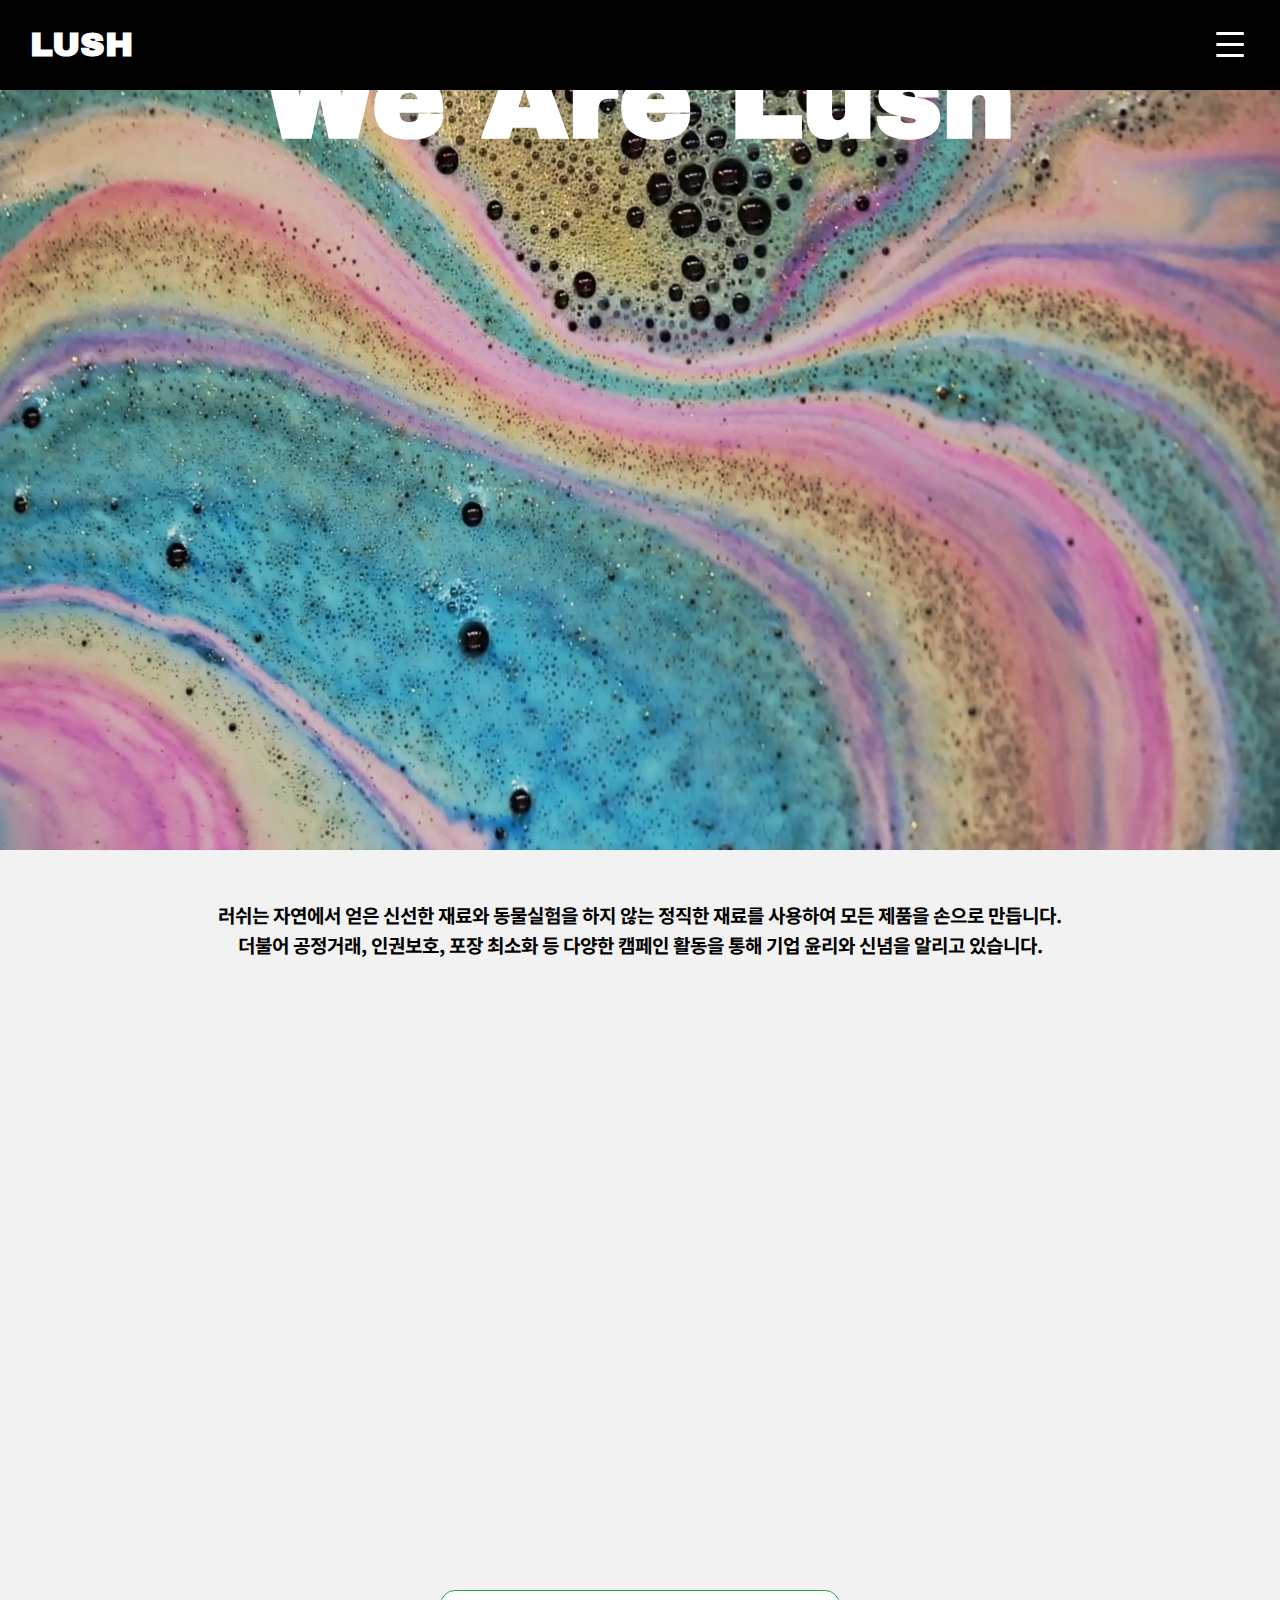
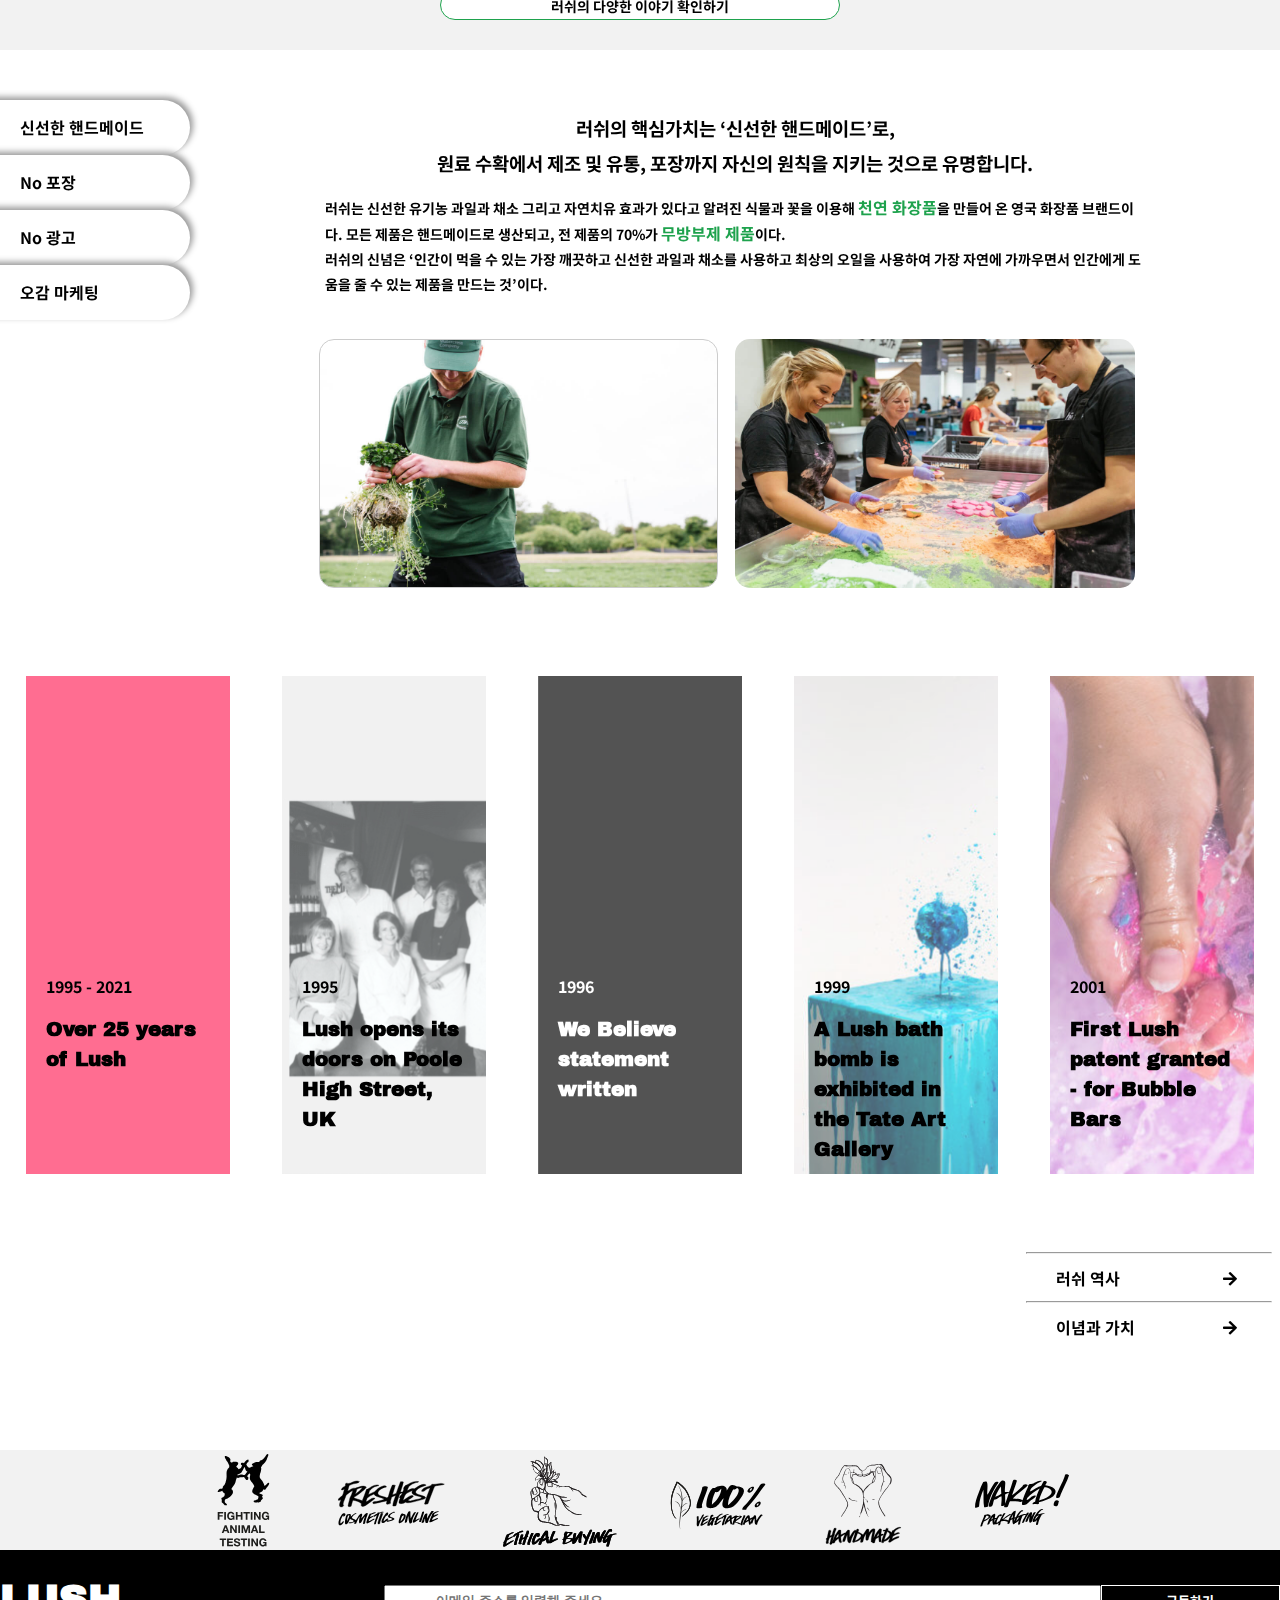
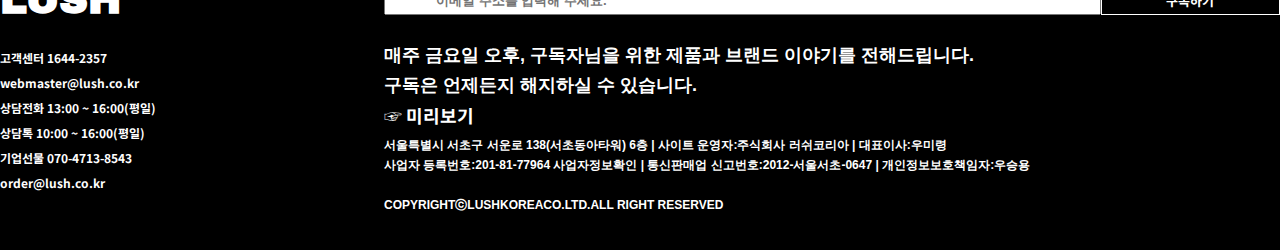
<file: index.html>
<!DOCTYPE html>
<html lang="en">
<head>
    <meta charset="UTF-8">
    <title>redesign_rush_main</title>
    
    <link rel="stylesheet" href="css/index.css">
    <link rel="stylesheet" href="https://cdnjs.cloudflare.com/ajax/libs/font-awesome/5.8.2/css/all.min.css"/>
    
    <script src="https://ajax.googleapis.com/ajax/libs/jquery/3.6.0/jquery.min.js"></script>
    <script src="js/js.js"></script>

</head>
<body>
    <header>
		<div class="wrap">
			<a href="index.html" id="logo_home">LUSH</a><!--로고-->
			<div>
				<a href="#" id="menu_icon">
					<img src="img/main/menu_icon.png" alt="메뉴버튼이미지" >
				</a>
			</div>
		</div>
    </header>

    <div id="main2"></div> <!--메뉴 띄울 박스-->
    
    <div id="main">
    	<p id="main_text1">We Are Lush</p>
        <p id="main_text2">And this will be the company we want it to be</p>
		
	</div>
    
	<!--top버튼-->
	<div class="topBtn"><i class="fas fa-chevron-circle-up"></i></div>
	
    <section>
    	<article class="at at1" id="at1">
          	<p>러쉬는 자연에서 얻은 신선한 재료와 동물실험을 하지 않는 정직한 재료를 사용하여 모든 제품을 손으로 만듭니다. <br>
          	더불어 공정거래, 인권보호, 포장 최소화 등 다양한 캠페인 활동을 통해 기업 윤리와 신념을 알리고 있습니다.</p>
           	<ul>
				<li class="at1_content1">
					<div class="at1_img">
						<div></div>
					</div>
					<div class="at1_text">
						러쉬는 어떤 이유에서도 제품을 <br><span>동물실험</span>을 하지않고, <br>동물실험을 거친 원재료조차 사용하지 않습니다.
					</div>
				</li>
          		<li class="at1_content1">
					<div class="at1_img">
						<div></div>
					</div>
					<div class="at1_text">
						불필요한 포장을 없앤 고체 형태의 다양한 <br><span>‘네이키드(Naked)’</span>  제품을 개발하며 <br>화장품 산업에서 혁명을 일으켜 왔습니다
					</div>
				</li>
          		<li class="at1_content1">
					<div class="at1_img">
						<div></div>
					</div>
					<div class="at1_text"><span>신선함</span>은 러쉬 철학의 핵심입니다. <br>러쉬의 모든 제품은 <span>베지테리언</span>(Vegetarian)이며, 그 중 약 95%는 식물성 원료로만 만든 <span>비건(Vegan)</span>입니다.</div>
				</li>
          		<li class="at1_content1" >
					<div class="at1_img">
						<div></div>
					</div>
					<div class="at1_text"><span>환경 보호</span>를 위해 고민하고, <br>동물과 자연 그리고 사람이 조화로운 세상을 만들기 위한 도전과 혁신에 <br>앞장섭니다.</div>
				</li>
           	
          	 </ul>
           <p id="btn1">러쉬의 다양한 이야기 확인하기</p>
       
        </article>
		<article class="at at4" id="at4">
			<ul class="at4_menu">
				<li>신선한 핸드메이드
				</li>
				<li>No 포장</li>
				<li>No 광고</li>
				<li>오감 마케팅</li>
			</ul>
			
			<div class="at4_box" id="at4_box0">
			    <h3>러쉬의 핵심가치는 ‘신선한 핸드메이드’로, <br>원료 수확에서 제조 및 유통, 포장까지 자신의 원칙을 지키는 것으로 유명합니다.</h3>
                <p> 러쉬는 신선한 유기농 과일과 채소 그리고 자연치유 효과가 있다고 알려진 식물과 꽃을 이용해 <span style="color:#1ea24d; font-size: 16px; ">천연 화장품</span>을 만들어 온 영국 화장품 브랜드이다. 모든 제품은 핸드메이드로 생산되고, 전 제품의 70%가 <span style="color:#1ea24d; font-size: 16px; ">무방부제 제품</span>이다. <br>러쉬의 신념은 ‘인간이 먹을 수 있는 가장 깨끗하고 신선한 과일과 채소를 사용하고 최상의 오일을 사용하여 가장 자연에 가까우면서 인간에게 도움을 줄 수 있는 제품을 만드는 것’이다.</p>
                <!--이미지 2개-->
			    <ul>
			        <li></li>
			        <li></li>
			    </ul>
			
			</div>
			<div class="at4_box" id="at4_box1">
                <h2>러쉬 공동 창업자, 마크 콘스탄틴 曰</h2> 
                <h4>“일부러 향이 좋은 제품을 만들었는데, 포장재로 꽁꽁 싸매 놓으면 고객이 그 냄새를 맡아보기 어렵잖아요. 우리는 모든 포장지 회사가 도산하기를 손꼽아 기다리고 있습니다.</h4>
                <ul>
                    <li></li>
                    <li></li>
                    <li></li>
                    <li></li>
                </ul>
			    <p>포장하지 않고 날 것 그대로 제품이 진열된 매장은 러쉬의 정신을 잘 나타낸다. 억지로 예뻐 보이려고 하기보다 있는 그대로 드러내는 것으로 재래시장과 같은 활기와 재미를 제공한다. </p>
			</div>
			
			<div class="at4_box" id="at4_box2">    
			    <h3>러쉬는 TV나 잡지 광고도 하지않으며, 스타 마케팅도 하지 않는다. <br>대신, 환경운동과 사회운동에 앞장서며, 캠페인으로 브랜드 가치를 높이고 있다.</h3>
			    
			    <ul>
			        <li></li>
			        <li></li>
			    </ul>
			</div>
			
            <div class="at4_box" id="at4_box3">
			    <ul>
			        <li>후각
			             <div>
			                 <span>#강하고 독특한 향</span><br>
			                 매장 앞 커다란 욕조의 강한 향이 나는 입욕제가 사람들의 발걸음을 멈추게한다
			             </div>
			        </li>
			        
			        <li>시각
			            <div>
			                <span>#다양한 색상의 제품</span><br>
			                천연 화장품에 빨강, 파랑, 노랑, 보라 등의 선명한 색상이 사람들의 고개를 돌리게 만든다
			            </div>
			        </li>
			        
			        <li>청각
			            <div>
			                <span>#빠른 비트의 음악</span><br>
			                형형색색의 제품과 밝은 음악이 잘 어울려 러쉬에 대한 강한 이미지를 남긴다
			            </div>
			        </li>
			        
			        <li>촉각
			            <div>
			                <span>#원재료 그대로를 살린</span><br>
			                제품을 직접 만져보면서 '촉각'을 자극해 소비자와의 심리적 간격을 좁힌다
			            </div>
			        </li>
			        
			        <li>미각
			            <div>
			                <span>#치즈를 연상시키는</span><br>
			                큰 비누를 도마에 올려 칼로 썰어주며 간접적으로 '미각'을 체험할 수 있다
			            </div>
			        </li>
			    </ul>
			</div>
		</article>
    	
        <article class="at at2" id="at2">
    		<ul id="at2_slide">
    		    <li>
                   <div class="at2_slide_img"></div>
                   <p class="at2_slide_date"></p>
                   <p class="at2_slide_title"></p>
    		    </li>
    		    
    		    <li>
                   <div class="at2_slide_img"></div>
                   <p class="at2_slide_date"></p>
                   <p class="at2_slide_title"></p>
    		    </li>
    		    
    		    <li>
                   <div class="at2_slide_img"></div>
                   <p style="color:white" class="at2_slide_date"></p>
                   <p style="color:white" class="at2_slide_title"></p>
    		    </li>
    		    
    		    <li>
                   <div class="at2_slide_img"></div>
                   <p class="at2_slide_date"></p>
                   <p class="at2_slide_title"></p>
    		    </li>
    		    
    		    <li>
                   <div class="at2_slide_img"></div>
                   <p class="at2_slide_date"></p>
                   <p class="at2_slide_title"></p>
    		    </li>
    		    
    		    <li>
                   <div class="at2_slide_img"></div>
                   <p class="at2_slide_date"></p>
                   <p class="at2_slide_title"></p>
    		    </li>
    		    
    		    <li>
                   <div class="at2_slide_img"></div>
                   <p class="at2_slide_date"></p>
                   <p class="at2_slide_title"></p>
    		    </li>
    		    
    		    <li>
                   <div class="at2_slide_img"></div>
                   <p class="at2_slide_date"></p>
                   <p class="at2_slide_title"></p>
    		    </li>
    		    
    		    <li>
                   <div class="at2_slide_img"></div>
                   <p style="color:white" class="at2_slide_date"></p>
                   <p style="color:white" class="at2_slide_title"></p>
    		    </li>
    		    
    		    <li>
                   <div class="at2_slide_img"></div>
                   <p class="at2_slide_date"></p>
                   <p class="at2_slide_title"></p>
    		    </li>
    		    
    		    
    		</ul>
    		
    		<table>
                <tr>
                    <td colspan="2"><hr></td>
                </tr>

                <tr id="btn2">
                    <td class="btn2_text">러쉬 역사</td>
                    <td class="btn2_arrow"><i class="fas fa-arrow-right"></i></td>
                </tr>

                <tr>
                   <td colspan="2"><hr></td>
                </tr>

                <tr id="btn3">
                    <td class="btn2_text" >이념과 가치</td>
                    <td class="btn2_arrow"><i class="fas fa-arrow-right"></i></td>
                </tr>
    	    </table>
    	
    	</article>
    	
    	<article class="at at3" id="at3">
            <div id="footer_img"></div>
        </article> <!--하단 그림-->
    </section>
    <!--footer 따로 분리 후 html연결-->
    <div class="footer"></div>
</body>
</html>
</file>
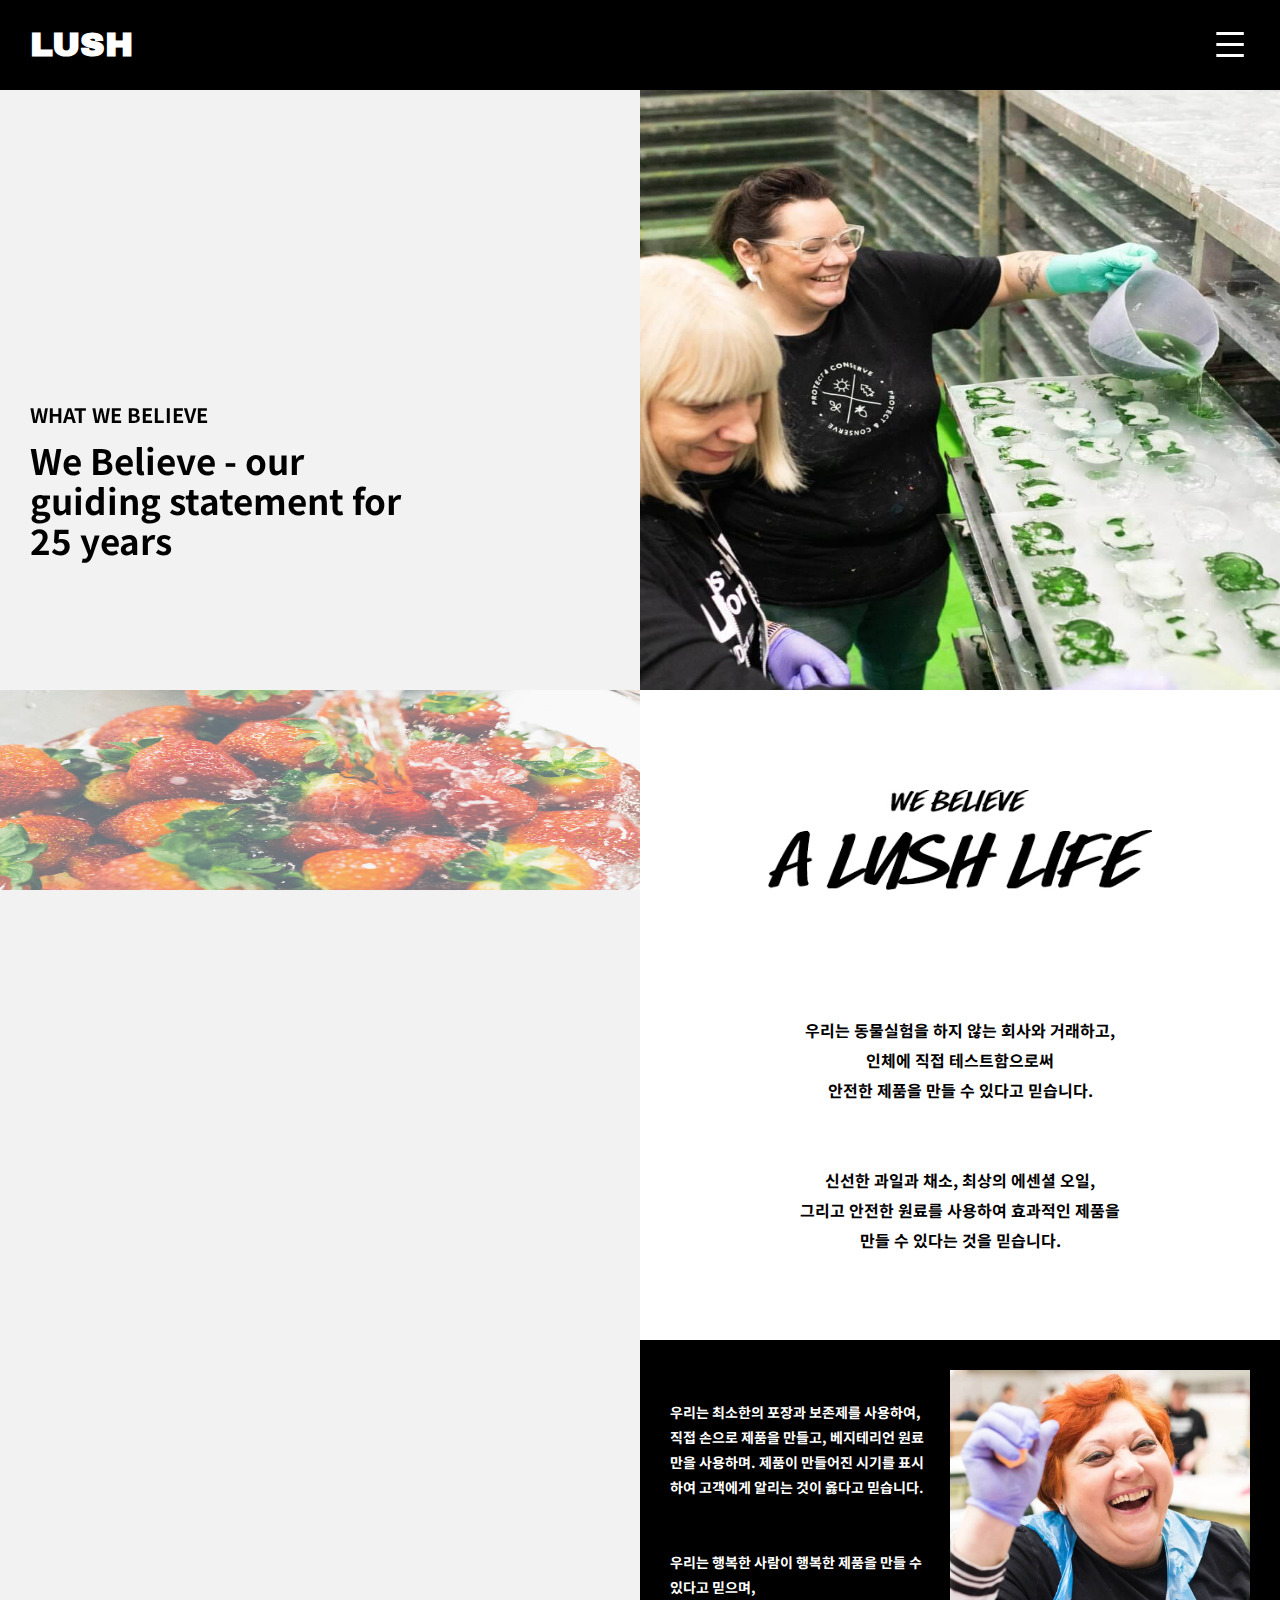
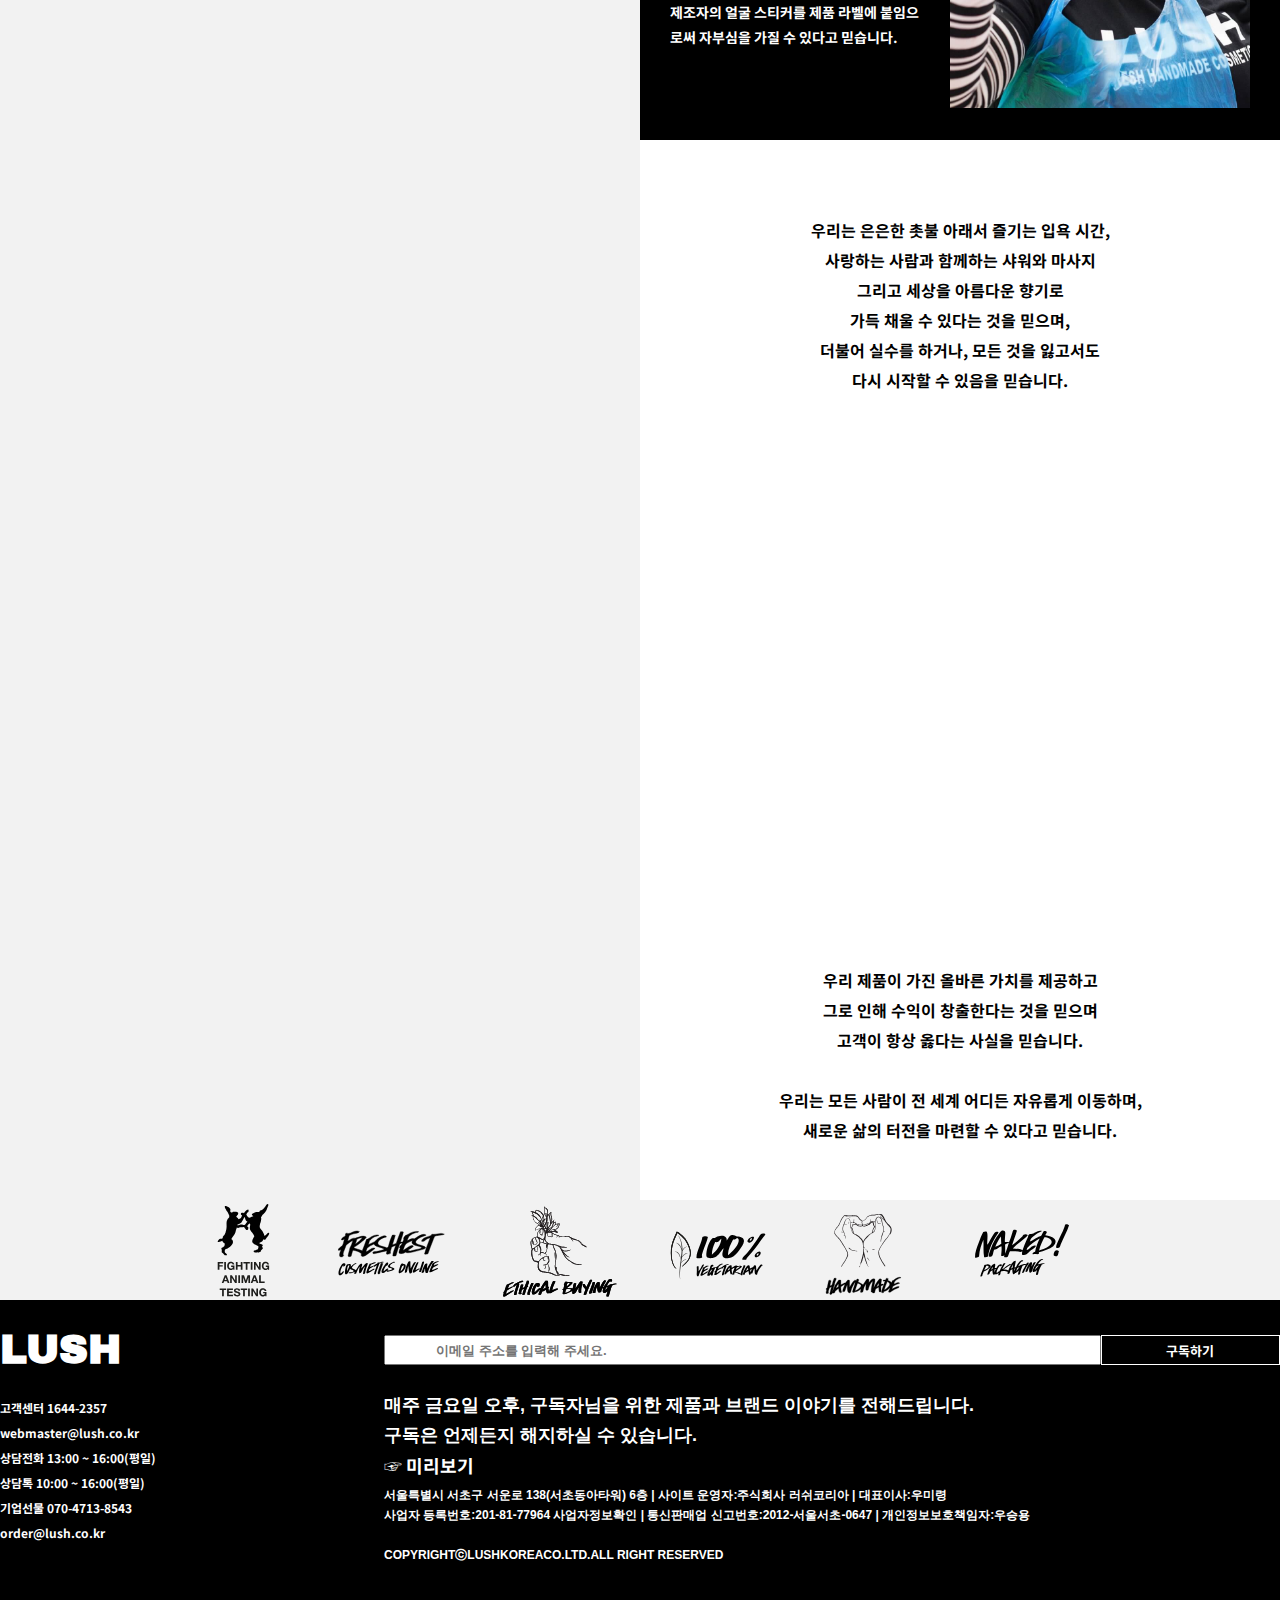
<file: believe.html>
<!DOCTYPE html>
<html lang="en">
<head>
    <meta charset="UTF-8">
    <title>이념과 가치</title>
    
    <link rel="stylesheet" href="css/believe.css">
    <link rel="stylesheet" href="https://cdnjs.cloudflare.com/ajax/libs/font-awesome/5.8.2/css/all.min.css"/>
    
    <script src="https://ajax.googleapis.com/ajax/libs/jquery/3.6.0/jquery.min.js"></script>
    <script src="js/believe.js"></script>
</head>
<body>
    <header>
		<div class="wrap">
			<a href="index.html" id="logo_home">LUSH</a><!--로고-->
			<div>
				<a href="#" id="menu_icon">
					<img src="img/main/menu_icon.png" alt="메뉴버튼이미지" >
				</a>
			</div>
		</div>
    </header>
    
	<!--top버튼-->
	<div class="topBtn"><i class="fas fa-chevron-circle-up"></i></div>
    
	<div id="main2"></div> <!--메뉴 띄울 박스-->
	<section>
        <!--좌측 공간-->
        <article class="at at1" id="at1">
            <ul>
                <li>WHAT WE BELIEVE</li>
                <li>We Believe - our<br>
                   guiding statement for<br>
                   25 years</li>
            </ul>
            
            <div class="strawberry"></div>
        </article>
       
         <!--우측 공간-->
        <article class="at at2" id="at2">
           
            <div class="at2_img1"></div>

            <div class="title_img"></div>
            
            <p class="at2_text">
            	우리는 동물실험을 하지 않는 회사와 거래하고, <br>
				인체에 직접 테스트함으로써 <br>
				안전한 제품을 만들 수 있다고 믿습니다.
            </p>
			<p class="at2_text">
				신선한 과일과 채소, 최상의 에센셜 오일,<br>
				그리고 안전한 원료를 사용하여 효과적인 제품을 <br>
				만들 수 있다는 것을 믿습니다.
			</p>
            
            <div class="at2_img2">
            	<img src="img/believe/img4.jpg" alt="웃고있는 여자 이미지">
            	<p>우리는 최소한의 포장과 보존제를 사용하여, 
					직접 손으로 제품을 만들고, 
					베지테리언 원료만을 사용하며. 
					제품이 만들어진 시기를 표시하여 
					고객에게 알리는 것이 옳다고 믿습니다.
           	
           		<p>우리는 행복한 사람이 
					행복한 제품을 만들 수 있다고 믿으며, <br>
					제조자의 얼굴 스티커를 제품 라벨에 붙임으로써 
					자부심을 가질 수 있다고 믿습니다.</p>
            	
            </div>
            
            <p class="at2_text2">
            우리는 은은한 촛불 아래서 즐기는 입욕 시간, <br>
			사랑하는 사람과 함께하는 샤워와 마사지 <br>
			그리고 세상을 아름다운 향기로 <br>
			가득 채울 수 있다는 것을 믿으며, <br>
			더불어 실수를 하거나, 모든 것을 잃고서도 <br>
           	다시 시작할 수 있음을 믿습니다. 
            </p>
            
            <div class="at2_img3">
            	<img class="overlay_img" src="img/believe/img1.jpg" alt="여자가 비눗방울부는 사진">
            	<img class="overlay_img" src="img/believe/img2.jpg" alt="남자가 일하는 사진">
            	<img class="overlay_img" src="img/believe/img3.jpg" alt="여자가 고객과 이야기하는 사진">
            </div>

           
           	<p class="at2_text3">
            	우리 제품이 가진 올바른 가치를 제공하고 <br>
				그로 인해 수익이 창출한다는 것을 믿으며 <br>
				고객이 항상 옳다는 사실을 믿습니다. <br>
				<br>

				우리는 모든 사람이 전 세계 어디든 자유롭게 이동하며, <br>
				새로운 삶의 터전을 마련할 수 있다고 믿습니다.
            </p>
        </article>
    </section>
    <div class="at at3" id="at3">
            <div id="footer_img"></div>
    </div> <!--하단 그림-->
    
    <!--footer 따로 분리 후 html연결-->
    <footer class="footer"></footer> 
</body>
</html>
</file>
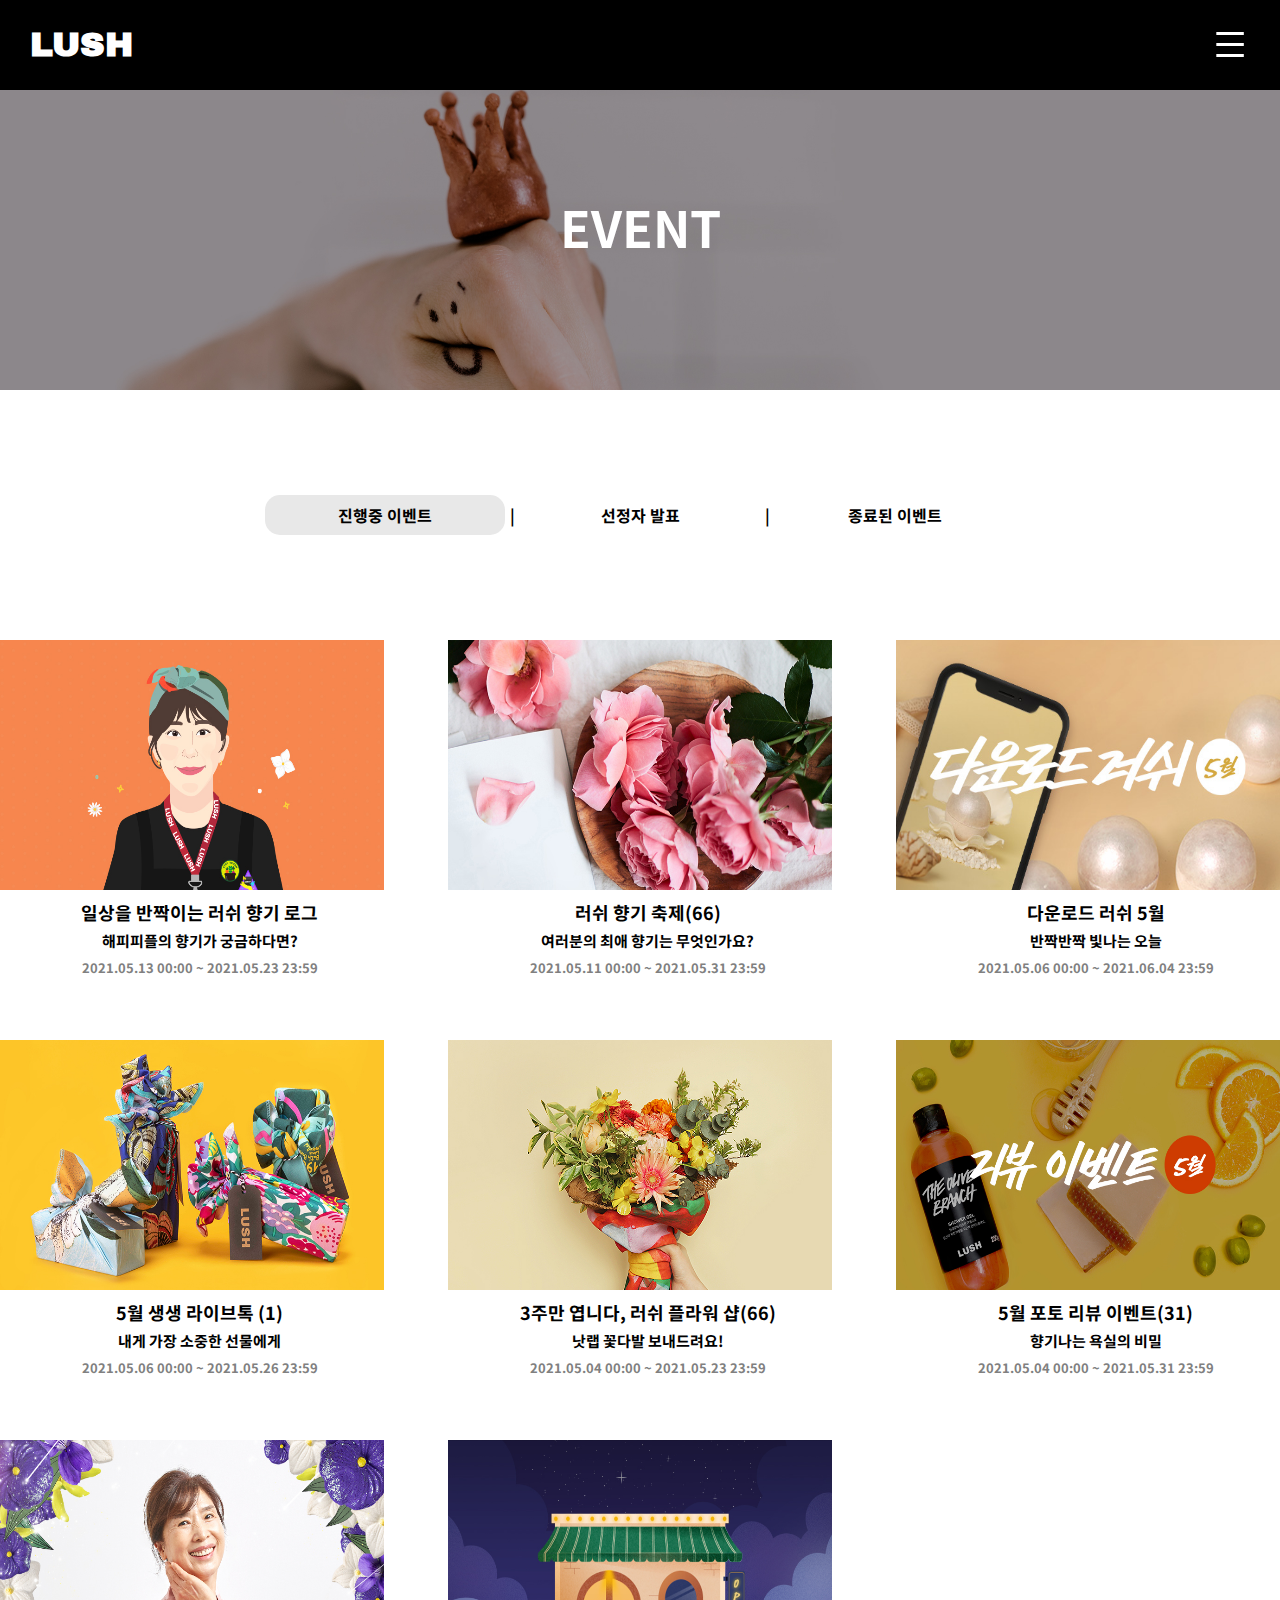
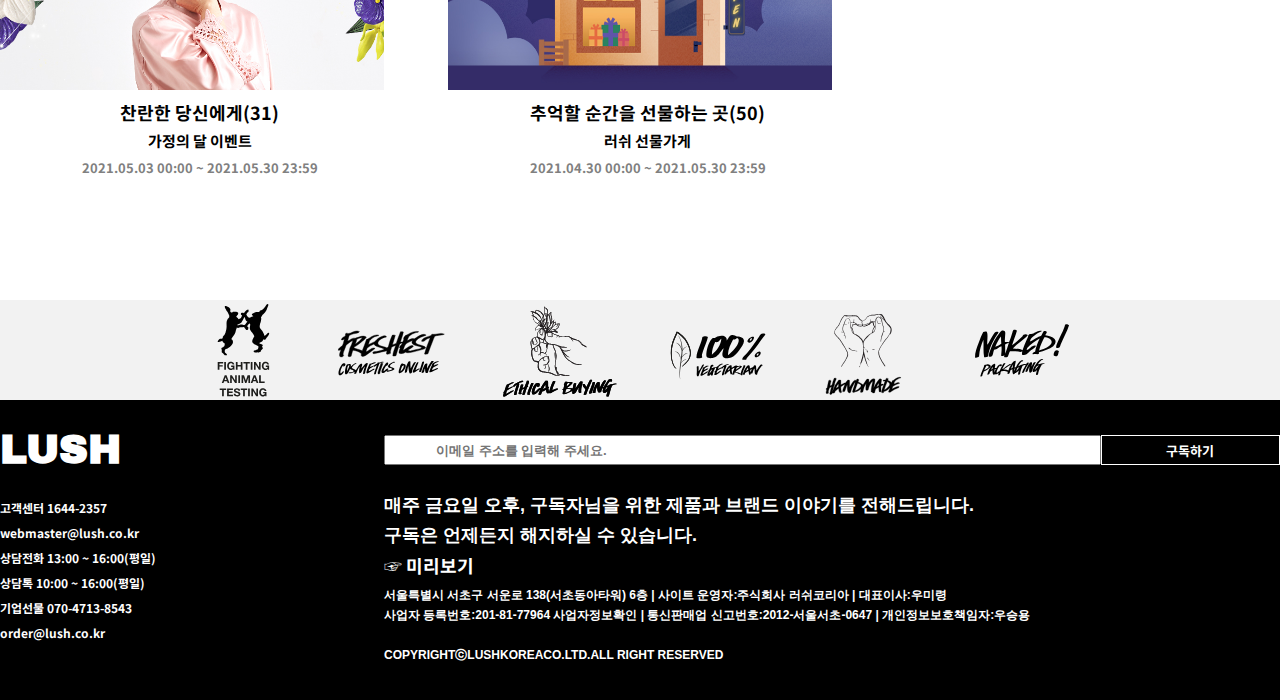
<file: event.html>
<!DOCTYPE html>
<html lang="en">
<head>
    <meta charset="UTF-8">
    <title>이벤트</title>
    
    <link rel="stylesheet" href="css/event.css">
    <link rel="stylesheet" href="https://cdnjs.cloudflare.com/ajax/libs/font-awesome/5.8.2/css/all.min.css"/>
	
    <script src="https://ajax.googleapis.com/ajax/libs/jquery/3.6.0/jquery.min.js"></script>
    <script src="js/event.js"></script>
</head>
<body>
	<header>
		<div class="wrap">
			<a href="index.html" id="logo_home">LUSH</a><!--로고-->
			<div>
				<a href="#" id="menu_icon">
					<img src="img/main/menu_icon.png" alt="메뉴버튼이미지" >
				</a>
			</div>
		</div>
    </header>
    
 	<div id="main2"></div> <!--메뉴 띄울 박스-->
    <section>
        <article class="at1" id="at1">
        	<p id="at1_title1">EVENT</p>
        </article>

        <article class="at2" id="at2">
        	<ul class="at2_2">
        	    <li class="at2_2btn">진행중 이벤트</li>
        	    <li class="line" >|</li>
        	    <li class="at2_2btn">선정자 발표</li>
        	    <li class="line">|</li>
        	    <li class="at2_2btn">종료된 이벤트</li>
        	</ul>
        </article>
       
       <!--진행중 이벤트-->
        <article class="at at3" id="at3">
        	<ul class="content_img">
        		<li>
					<img src="img/event/ing/img1" alt="일상을 반짝이는 러쉬 향기 로그">
					<p>
						<span class="title_text" >일상을 반짝이는 러쉬 향기 로그</span><br>
						<span class="sub_text">해피피플의 향기가 궁금하다면?</span><br>
						<span class="ymd">2021.05.13 00:00 ~ 2021.05.23 23:59</span>
       				</p>
        		</li>
        		
        		<li>
        			<img src="img/event/ing/img2" alt="러쉬 향기 축제(66)">
        			<p>
						<span class="title_text">러쉬 향기 축제(66)</span><br>
						<span class="sub_text">여러분의 최애 향기는 무엇인가요?</span><br>
						<span class="ymd">2021.05.11 00:00 ~ 2021.05.31 23:59</span>
       				</p>
        		</li>
        		
        		<li>
        			<img src="img/event/ing/img3" alt="다운로드 러쉬 5월">
        			<p>
						<span class="title_text">다운로드 러쉬 5월</span><br>
						<span class="sub_text">반짝반짝 빛나는 오늘</span><br>
						<span class="ymd">2021.05.06 00:00 ~ 2021.06.04 23:59</span>
       				</p>
        		</li>
        		
        		<li>
        			<img src="img/event/ing/img4" alt="5월 생생 라이브톡 (1)">>
        			<p>
						<span class="title_text">5월 생생 라이브톡 (1)</span><br>
						<span class="sub_text">내게 가장 소중한 선물에게</span><br>
						<span class="ymd">2021.05.06 00:00 ~ 2021.05.26 23:59</span>
       				</p>
        		</li>
        		
        		<li>
        			<img src="img/event/ing/img5" alt="3주만 엽니다, 러쉬 플라워 샵(66)">
        			<p>
						<span class="title_text">3주만 엽니다, 러쉬 플라워 샵(66)</span><br>
						<span class="sub_text">낫랩 꽃다발 보내드려요!</span><br>
						<span class="ymd">2021.05.04 00:00 ~ 2021.05.23 23:59</span>
       				</p>
        		</li>
        		
        		<li>
        			<img src="img/event/ing/img6" alt="5월 포토 리뷰 이벤트(31)">
        			<p>
						<span class="title_text">5월 포토 리뷰 이벤트(31)</span><br>
						<span class="sub_text">향기나는 욕실의 비밀</span><br>
						<span class="ymd">2021.05.04 00:00 ~ 2021.05.31 23:59</span>
       				</p>
        		</li>
        		
        		<li>
        			<img src="img/event/ing/img7" alt="찬란한 당신에게(31)">
        			<p>
						<span class="title_text">찬란한 당신에게(31)</span><br>
						<span class="sub_text">가정의 달 이벤트</span><br>
						<span class="ymd">2021.05.03 00:00 ~ 2021.05.30 23:59</span>
       				</p>
        		</li>
        		<li>
        			<img src="img/event/ing/img8" alt="추억할 순간을 선물하는 곳(50)">
        			<p>
						<span class="title_text">추억할 순간을 선물하는 곳(50)</span><br>
						<span class="sub_text">러쉬 선물가게</span><br>
						<span class="ymd">2021.04.30 00:00 ~ 2021.05.30 23:59</span>
       				</p>
        		</li>
        	</ul>

			<ul class="content_box">
				<li class="content_box_img"></li>
				<li class="content_box_img"></li>
				<li class="content_box_img"></li>
				<li class="content_box_img"></li>
				<li class="content_box_img"></li>
				<li class="content_box_img"></li>
				<li class="content_box_img"></li>
				<li class="content_box_img"></li>
			</ul>
			<a href="#" class="content_box_close"><i class="fas fa-times"></i></a>
        </article>
        
		<!--선정자 발표-->
		<article class="at at4" id="at4">
			<ul>
				<li>
					<ul class="at4_first_title">
						<li>번호</li>
						<li style="text-align: center">제목</li>
						<li>날짜</li>
					</ul>
				</li>
                
				<li>
					<ul>
						<li>7</li>
						<li class="at4_title"></li>
						<li class="at4_date"></li>
					</ul>
					<div class="at4_submenu">
						안녕하세요, 프레쉬 핸드메이드 코스메틱 러쉬입니다. <br>
						5월 18일 ~ 6월 8일에 진행한 [콜페이스의 모든 것] 이벤트에 참여해주신 분 중 <br>
						3분을 선정하였습니다. 선정된 고객님께는 남겨주신 댓글처럼 향기로운 선물을 보내드립니다. <br>
						<br>
						<span style="font-weight: bold;">선물 발송 예정일 : 6월 17일 (목)</span> <br>
						*본사 사정에 따라, 출고 지연될 수 있는 점 양해 부탁드립니다.*

						<ul class="at4_box1">
							<li>
								<ul class="at4_box2">
									<li>번호</li>
									<li>아이디</li>
									<li>성함</li>
								</ul>
							</li>
							<li>
								<ul class="at4_box2">
									<li>1</li>
									<li>xz****</li>
									<li>이*민</li>
								</ul>
							</li>
							<li>
								<ul class="at4_box2">
									<li>2</li>
									<li>be******</li>
									<li>서*진</li>
								</ul>
							</li>
							<li>
								<ul class="at4_box2">
									<li>3</li>
									<li>do******</li>
									<li>김*연</li>
								</ul>
							</li>
						</ul>
					</div>
				</li>
				
				<li>
					<ul>
						<li>6</li>
						<li class="at4_title"></li>
						<li class="at4_date"></li>
					</ul>
					<div class="at4_submenu">
						안녕하세요, 프레쉬 핸드메이드 코스메틱 러쉬입니다. <br>
						5월 11일 ~ 5월 31일에 진행한 [러쉬 향기 축제] 이벤트에 참여해주신 분 중 <br>
						4분을 선정하였습니다. 선정된 고객님께는 남겨주신 댓글처럼 향기로운 선물을 보내드립니다. <br>
						<br>
						<span style="font-weight: bold;">선물 발송 예정일 : 6월 10일 (목)</span> <br>
						*본사 사정에 따라, 출고 지연될 수 있는 점 양해 부탁드립니다.*

						<ul class="at4_box1">
							<li>
								<ul class="at4_box2">
									<li>번호</li>
									<li>아이디</li>
									<li>성함</li>
								</ul>
							</li>
							<li>
								<ul class="at4_box2">
									<li>1</li>
									<li>mi****</li>
									<li>윤*민</li>
								</ul>
							</li>
							<li>
								<ul class="at4_box2">
									<li>2</li>
									<li>ki******</li>
									<li>김*린</li>
								</ul>
							</li>
							<li>
								<ul class="at4_box2">
									<li>3</li>
									<li>wn******</li>
									<li>임*아</li>
								</ul>
							</li>
							<li>
								<ul class="at4_box2">
									<li>4</li>
									<li>la******</li>
									<li>허*희</li>
								</ul>
							</li>
						</ul>
					</div>
				</li>

				<li>
					<ul>
						<li>5</li>
						<li class="at4_title"></li>
						<li class="at4_date"></li>
					</ul>
					<div class="at4_submenu">
						안녕하세요, 프레쉬 핸드메이드 코스메틱 러쉬입니다. <br>
						5월 4일 ~ 5월 31일에 진행한 [5월 포토 리뷰 이벤트] 에서<br>
						소중한 후기를 작성해주신 5분의 고객님을 선정하였습니다. <br>
						선정된 고객님께는 SMS로 별도 안내를 드릴 예정이며 <br>
						수신 거부 동의 고객님께는 안내가 어려운 점 참고 부탁드립니다.<br><br>
						
						<span style="font-weight: bold;">선물 발송 예정일 : 6월 10일 (목)</span> <br>
						*본사 사정에 따라, 출고 지연될 수 있는 점 양해 부탁드립니다.*

						<ul class="at4_box1">
							<li>
								<ul class="at4_box2">
									<li>번호</li>
									<li>아이디</li>
									<li>성함</li>
								</ul>
							</li>
							<li>
								<ul class="at4_box2">
									<li>1</li>
									<li>be****</li>
									<li>서*진</li>
								</ul>
							</li>
							<li>
								<ul class="at4_box2">
									<li>2</li>
									<li>he******</li>
									<li>강*림</li>
								</ul>
							</li>
							<li>
								<ul class="at4_box2">
									<li>3</li>
									<li>ma******</li>
									<li>정*람</li>
								</ul>
							</li>
							<li>
								<ul class="at4_box2">
									<li>4</li>
									<li>kj******</li>
									<li>명*진</li>
								</ul>
							</li>
							<li>
								<ul class="at4_box2">
									<li>5</li>
									<li>mx******</li>
									<li>강*경</li>
								</ul>
							</li>
						</ul>
					</div>
				</li>

				<li>
					<ul>
						<li>4</li>
						<li class="at4_title"></li>
						<li class="at4_date"></li>
					</ul>
					<div class="at4_submenu">
						안녕하세요, 프레쉬 핸드메이드 코스메틱 러쉬입니다. <br>
						5월 3일 ~ 5월 30일에 진행한 [찬란한 당신에게] 이벤트에 참여해주신 분 중 <br>
						3분을 선정하였습니다. 선정된 고객님께는 남겨주신 사진처럼 포근하고 향기로운 선물을 보내드립니다. <br>
						<br>
						<span style="font-weight: bold;">선물 발송 예정일 : 6월 8일 (화)</span> <br>
						*본사 사정에 따라, 출고 지연될 수 있는 점 양해 부탁드립니다.*

						<ul class="at4_box1">
							<li>
								<ul class="at4_box2">
									<li>번호</li>
									<li>아이디</li>
									<li>성함</li>
								</ul>
							</li>
							<li>
								<ul class="at4_box2">
									<li>1</li>
									<li>hs****</li>
									<li>황*연</li>
								</ul>
							</li>
							<li>
								<ul class="at4_box2">
									<li>2</li>
									<li>rn******</li>
									<li>권*기</li>
								</ul>
							</li>
							<li>
								<ul class="at4_box2">
									<li>3</li>
									<li>yy******</li>
									<li>윤*지</li>
								</ul>
							</li>
						</ul>
					</div>
				</li>

				<li>
					<ul>
						<li>3</li>
						<li class="at4_title"></li>
						<li class="at4_date"></li>
					</ul>
					<div class="at4_submenu">
						안녕하세요, 프레쉬 핸드메이드 코스메틱 러쉬입니다. <br>
						가정의 달을 맞아 5월 4일 ~ 5월 23일 진행한 [3주만 엽니다, 러쉬 플라워 샵]에서 <br> 
						소중한 사연을 남겨주신 다섯 분의 고객님을 선정하였습니다. <br>
						선정된 고객님께는 SMS로 별도 안애를 드릴 예정이며, <br>
						남겨주신 사연 만큼이나 향기로운 꽃다발을 퀵발송 해드립니다.<br>
						<br>
						<span style="font-weight: bold;">선물 발송 예정일 : 5월 25일 (화)</span> <br>
						*본사 사정에 따라, 출고 지연될 수 있는 점 양해 부탁드립니다.*

						<ul class="at4_box1">
							<li>
								<ul class="at4_box2">
									<li>번호</li>
									<li>아이디</li>
									<li>성함</li>
								</ul>
							</li>
							<li>
								<ul class="at4_box2">
									<li>1</li>
									<li>pyo***7</li>
									<li>표*희</li>
								</ul>
							</li>
							<li>
								<ul class="at4_box2">
									<li>2</li>
									<li>jennyben***2</li>
									<li>서*진</li>
								</ul>
							</li>
							<li>
								<ul class="at4_box2">
									<li>3</li>
									<li>younai***2</li>
									<li>정*나</li>
								</ul>
							</li>
							<li>
								<ul class="at4_box2">
									<li>4</li>
									<li>from***i</li>
									<li>박*미</li>
								</ul>
							</li>
							<li>
								<ul class="at4_box2">
									<li>5</li>
									<li>w***e</li>
									<li>박*지</li>
								</ul>
							</li>

						</ul>
					</div>
				</li>

				<li>
					<ul>
						<li>2</li>
						<li class="at4_title"></li>
						<li class="at4_date"></li>
					</ul>
					<div class="at4_submenu">
						안녕하세요, 프레쉬 핸드메이드 코스메틱 러쉬입니다. <br>
						4월 6일 ~ 4월 30일에 진행한 [4월 포토 리뷰 이벤트]에서<br>
						소중한 후기를 작성해주신 3분을 선정하였습니다. <br>	
						선정된 고객님께는 남겨주신 댓글처럼 향기로운 선물을 보내드립니다. <br>
						<br>
						<span style="font-weight: bold;">선물 발송 예정일 : 5월 11일 (화)</span> <br>
						*본사 사정에 따라, 출고 지연될 수 있는 점 양해 부탁드립니다.*

						<ul class="at4_box1">
							<li>
								<ul class="at4_box2">
									<li>번호</li>
									<li>아이디</li>
									<li>성함</li>
								</ul>
							</li>
							<li>
								<ul class="at4_box2">
									<li>1</li>
									<li>isnow****</li>
									<li>이*지</li>
								</ul>
							</li>
							<li>
								<ul class="at4_box2">
									<li>2</li>
									<li>nayou***0</li>
									<li>이*영</li>
								</ul>
							</li>
							<li>
								<ul class="at4_box2">
									<li>3</li>
									<li>do******</li>
									<li>김*연</li>
								</ul>
							</li>
							
						</ul>
					</div>
				</li>

				<li>
					<ul>
						<li>1</li>
						<li class="at4_title"></li>
						<li class="at4_date"></li>
					</ul>
					<div class="at4_submenu">
						안녕하세요, 프레쉬 핸드메이드 코스메틱 러쉬입니다. <br>
						3월 22일 ~ 4월 22일에 진행한 [러쉬 헤어 살롱 이벤트]에서<br>
						추춘제품을 공유해주신 댓글만큼이나 향기로운 향기로운 선물을 보내드립니다. <br>
						<br>
						<span style="font-weight: bold;">선물 발송 예정일 : 4월 30일 (목)</span> <br>
						*본사 사정에 따라, 출고 지연될 수 있는 점 양해 부탁드립니다.*

						<ul class="at4_box1">
							<li>
								<ul class="at4_box2">
									<li>번호</li>
									<li>아이디</li>
									<li>성함</li>
								</ul>
							</li>
							<li>
								<ul class="at4_box2">
									<li>1</li>
									<li>ii****</li>
									<li>이*지</li>
								</ul>
							</li>
							<li>
								<ul class="at4_box2">
									<li>2</li>
									<li>lih*****</li>
									<li>김*서</li>
								</ul>
							</li>
							<li>
								<ul class="at4_box2">
									<li>3</li>
									<li>ku******</li>
									<li>김*영</li>
								</ul>
							</li>
						</ul>
					</div>
				</li>

			</ul>

		</article>
       
		<!--종료된 이벤트-->
		<article class="at at5" id="at5">
			<ul class="content_img">
				<!-- 종료된 이벤트 페이지1 -->
        		<li>
					<img src="img/event/end/img1" alt="고 네이키드 2021(568)">
					<p>
						<span class="title_text" >고 네이키드 2021(568)</span><br>
						<span class="sub_text">러쉬와 함께 지구 한 바퀴</span><br>
						<span class="ymd">2021.04.12 00:00 ~ 2021.04.30 23:59</span>
       				</p>
        		</li>
        		
        		<li>
        			<img src="img/event/end/img2" alt="이 세상 모든 엄마 아빠에게">
        			<p>
						<span class="title_text">이 세상 모든 엄마 아빠에게</span><br>
						<span class="sub_text">2021 마더스&amp;파더스 에디션</span><br>
						<span class="ymd">2021.04.09 00:00 ~ 2021.05.10 23:59</span>
       				</p>
        		</li>
        		
        		<li>
        			<img src="img/event/end/img3" alt="다운로드 러쉬 4월(1)">
        			<p>
						<span class="title_text">다운로드 러쉬 4월(1)</span><br>
						<span class="sub_text">살랑이는 봄바람처럼</span><br>
						<span class="ymd">2021.04.08 00:00 ~ 2021.05.05 23:59</span>
       				</p>
        		</li>
        		
        		<li>
        			<img src="img/event/end/img4" alt="4월 생생 라이브톡">
        			<p>
						<span class="title_text">4월 생생 라이브톡</span><br>
						<span class="sub_text">실시간 상담톡에 물어보세요</span><br>
						<span class="ymd">2021.04.07 00:00 ~ 2021.04.22 23:59</span>
       				</p>
        		</li>
        		
        		<li>
        			<img src="img/event/end/img5" alt="4월 포토 리뷰 이벤트(48)">
        			<p>
						<span class="title_text">4월 포토 리뷰 이벤트(48)</span><br>
						<span class="sub_text">비울수록 빛나는 내일</span><br>
						<span class="ymd">2021.04.06 00:00 ~ 2021.04.30 23:59</span>
       				</p>
        		</li>
        		
        		<li>
        			<img src="img/event/end/img6" alt="4월의 블랫 팟(90)">
        			<p>
						<span class="title_text">4월의 블랫 팟(90)</span><br>
						<span class="sub_text">오프라인 전용 이벤트</span><br>
						<span class="ymd">2021.04.05 00:00 ~ 2021.04.30 23:59</span>
       				</p>
        		</li>
        		
        		<li>
        			<img src="img/event/end/img7" alt="신선한 러쉬 소식">
        			<p>
						<span class="title_text">신선한 러쉬 소식</span><br>
						<span class="sub_text">여러분의 우편함을 활짝 열어주세요</span><br>
						<span class="ymd">2021.03.29 00:00 ~ 2021.04.09 23:59</span>
       				</p>
        		</li>
        		<li>
        			<img src="img/event/end/img9" alt="봄 향기를 머금은 동화 속 세계(14)">
        			<p>
						<span class="title_text">봄 향기를 머금은 동화 속 세계(14)</span><br>
						<span class="sub_text">2021 이스터 에디션</span><br>
						<span class="ymd">2021.03.10 00:00 ~ 2021.04.10 23:59</span>
       				</p>
        			
        		</li>
        		<li>
        			<img src="img/event/end/img8" alt="러쉬 헤어살롱">
        			<p>
						<span class="title_text">러쉬 헤어살롱</span><br>
						<span class="sub_text">세상의 모든 모발을 만날 수 있는 곳</span><br>
						<span class="ymd">2021.03.22 00:00 ~ 2021.04.22 23:59</span>
       				</p>
        		</li>
        		
        	</ul>
        	
	        <ul class="page_number">
                
                <li onclick="page_func(5)">1</li>
                <li onclick="page_func(6)">2</li>
       		</ul>
		</article>

		<article class="at at6" id="at6">
			<ul class="content_img">
				<!-- 종료된 이벤트 페이지2 -->
        		<li>
					<img src="img/event/end/img10" alt="내가 나일 때 가장 완벽해(1)">
					<p>
						<span class="title_text" >내가 나일 때 가장 완벽해(1)</span><br>
						<span class="sub_text">#우린다양헤어</span><br>
						<span class="ymd">2021.03.05 00:00 ~ 2021.03.31 23:59</span>
       				</p>
        		</li>
        		
        		<li>
        			<img src="img/event/end/img11" alt="다운로드 러쉬 3월(12)">
        			<p>
						<span class="title_text">다운로드 러쉬 3월(12)</span><br>
						<span class="sub_text">복숭아 향기 가득!</span><br>
						<span class="ymd">2021.03.04 00:00 ~ 2021.04.07 23:59</span>
       				</p>
        		</li>
        		
        		<li>
        			<img src="img/event/end/img12" alt="3월 퍼퓸 리뷰 이벤트(126)">
        			<p>
						<span class="title_text">3월 퍼퓸 리뷰 이벤트(126)</span><br>
						<span class="sub_text">향기를 속삭이는 시간</span><br>
						<span class="ymd">2021.03.04 00:00 ~ 2021.03.31 23:59</span>
       				</p>
        		</li>
        		
        		<li>
        			<img src="img/event/end/img13" alt="함께 걷는 에디컬 바잉의 여정(9)">
        			<p>
						<span class="title_text">함께 걷는 에디컬 바잉의 여정(9)</span><br>
						<span class="sub_text">러쉬 타임즈 트레일 에디션</span><br>
						<span class="ymd">2021.03.03 00:00 ~ 2021.03.31 23:59</span>
       				</p>
        		</li>
        		<li>
        			<img src="img/event/end/img14" alt="패브릭 덕찌의 귀환">
        			<p>
						<span class="title_text">패브릭 덕찌의 귀환</span><br>
						<span class="sub_text">#TryVegan! 리미티드 덕찌를 받아보세요</span><br>
						<span class="ymd">2021.03.02 00:00 ~ 2021.03.31 23:59</span>
       				</p>
        		</li>
        		
        	</ul>
        	
	        <ul class="page_number">
                <li onclick="page_func(5)">1</li>
                <li onclick="page_func(6)">2</li>
       		</ul>
		</article>
        
        <!--하단 그림-->
        <article class="at9" id="at9">
            <div id="footer_img"></div>
        </article>
    </section>
    
    <!--footer 따로 분리 후 html연결-->
    <footer class="footer"></footer>
</body>
</html>
</file>
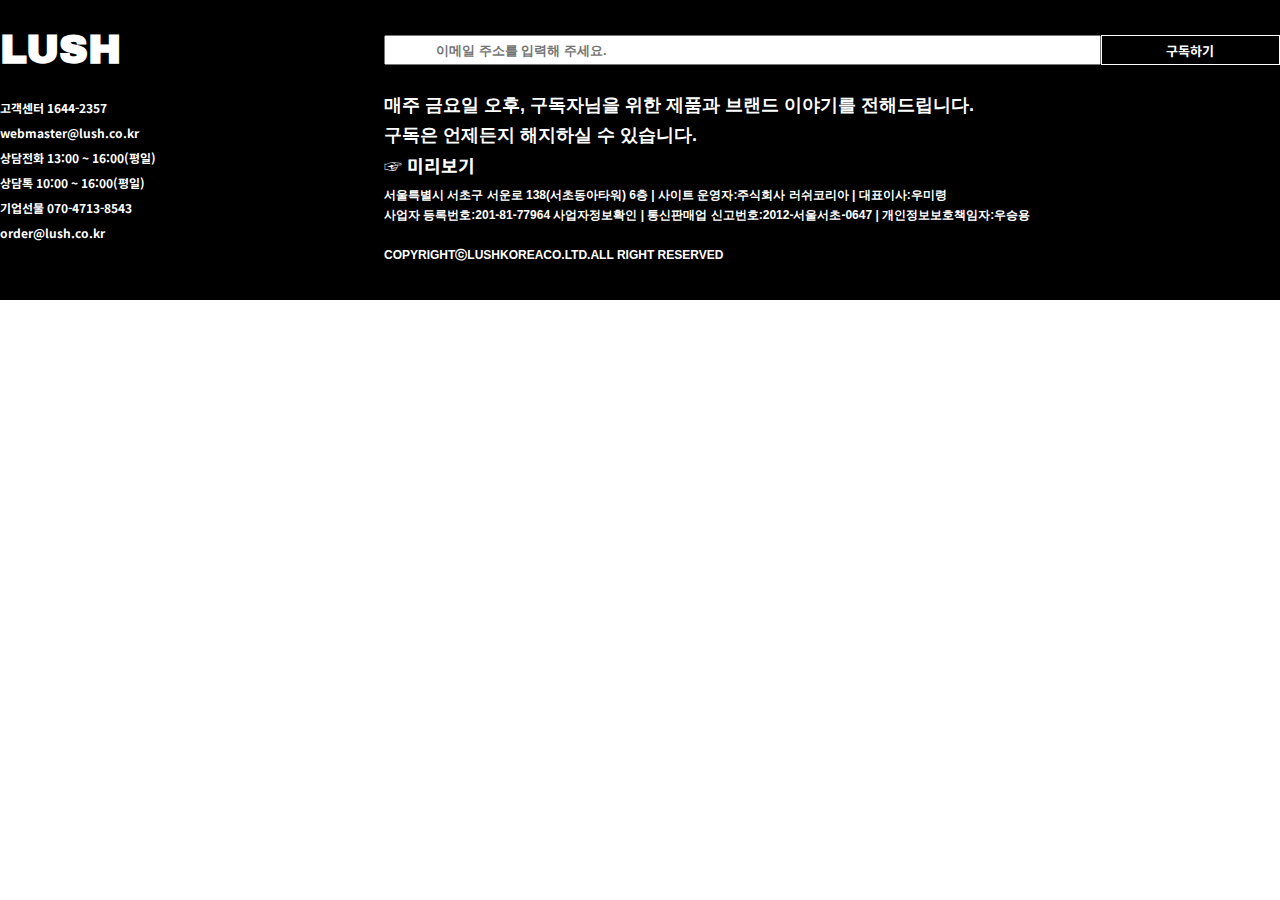
<file: footer.html>
<!DOCTYPE html>
<html lang="ko">
<head>
    <meta charset="UTF-8">
    <title>footer</title>
    
    <link rel="stylesheet" href="css/footer.css">
    <script src="js/footer.js"></script>

</head>
<body>
    <footer>
        <ul>
			<a href="index.html" id="logo_home">LUSH</a><!--로고-->
    	    <li>
    	        <p>고객센터 1644-2357</p>
    	        <p>webmaster@lush.co.kr</p>
    	        <p>상담전화 13:00 ~ 16:00(평일)</p>
    	        <p>상담톡 10:00 ~ 16:00(평일)</p>
    	        <p>기업선물 070-4713-8543</p>
    	        <p>order@lush.co.kr</p>
    	    </li>
    	    
    	    <li>
    	        <input type="text" placeholder="이메일 주소를 입력해 주세요.">
    	        <p>구독하기</p>
    	    </li>
    	    
    	    <li>매주 금요일 오후, 구독자님을 위한 제품과 브랜드 이야기를 전해드립니다.
				<br> 구독은 언제든지 해지하실 수 있습니다. 
				<p id="preview">☞ 미리보기</p>
			</li>
    	    <li>
    	        서울특별시 서초구 서운로 138(서초동아타워) 6층 | 사이트 운영자:주식회사 러쉬코리아 | 대표이사:우미령 <br> 
    	        사업자 등록번호:201-81-77964 사업자정보확인 | 통신판매업 신고번호:2012-서울서초-0647 | 개인정보보호책임자:우승용 <br><br>
    	        COPYRIGHTⓒLUSHKOREACO.LTD.ALL RIGHT RESERVED
    	    </li>
    	</ul>
    </footer> 
</body>
</html>
</file>
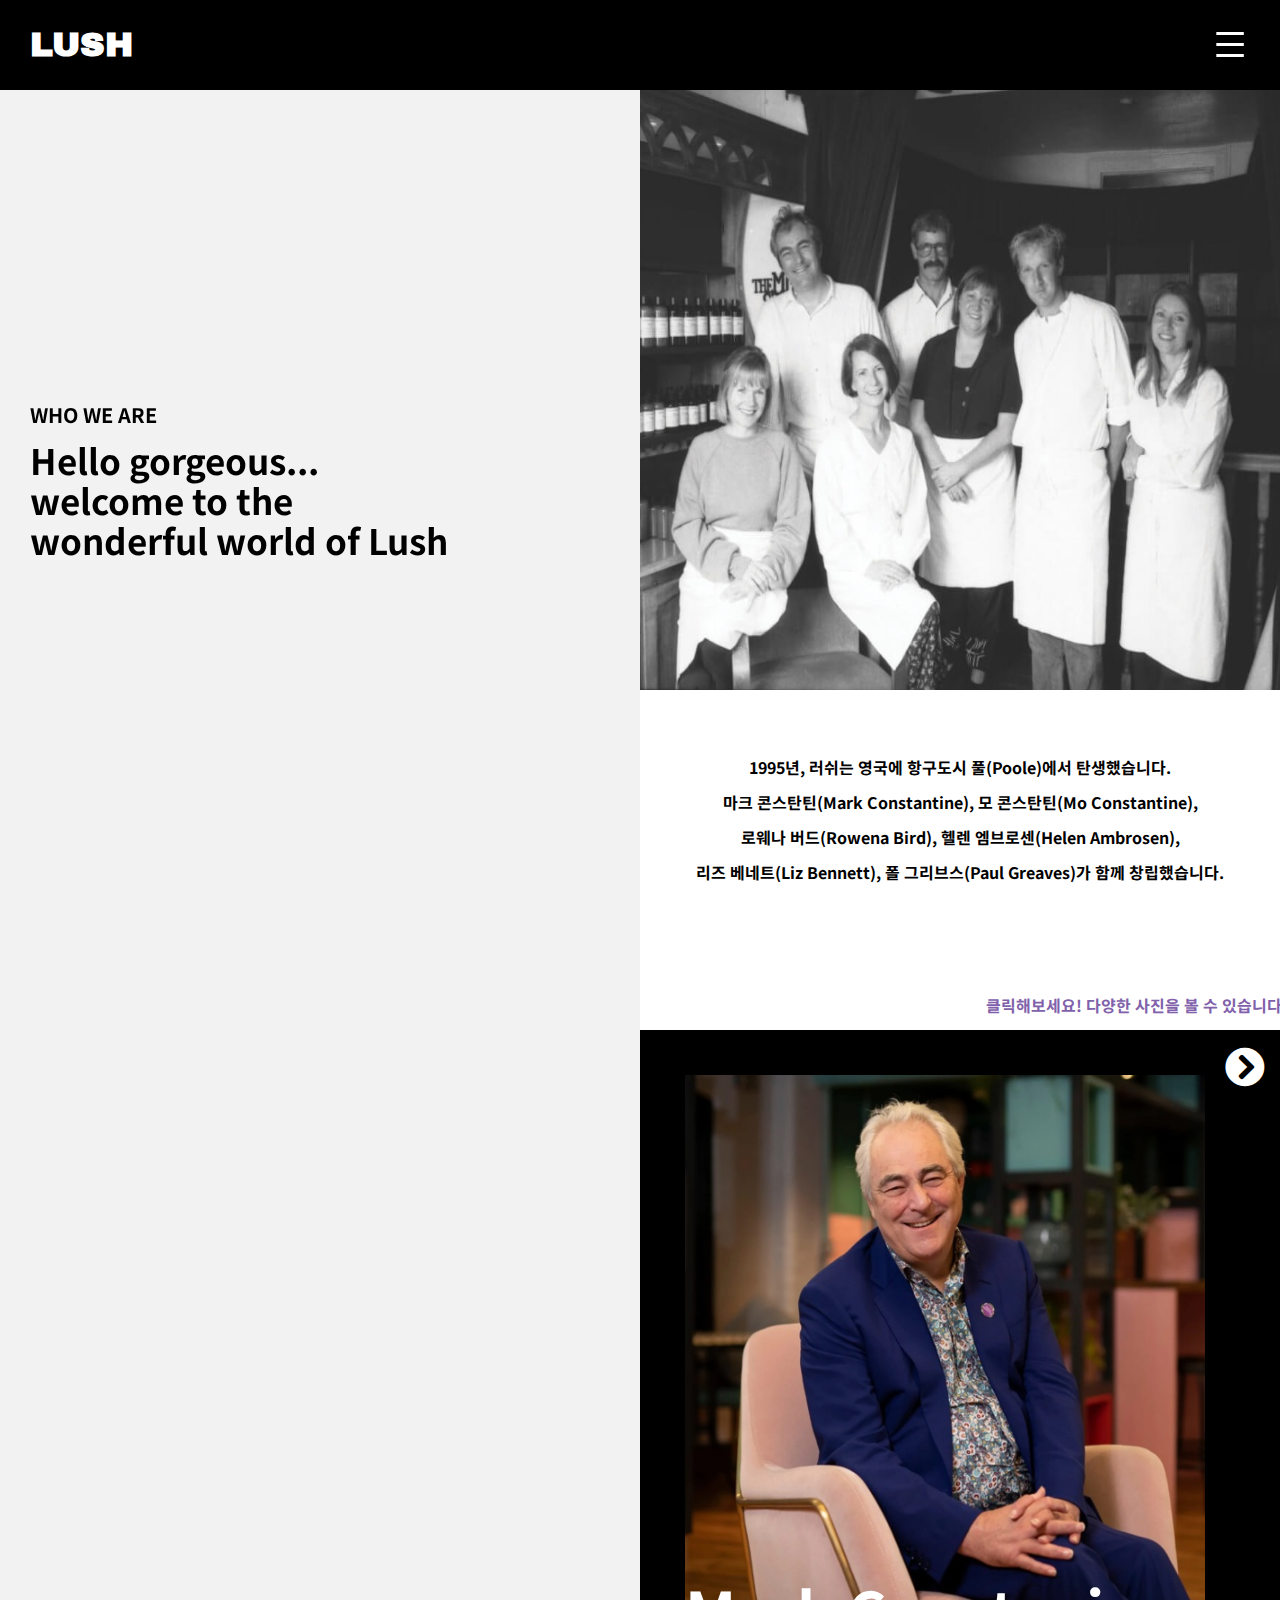
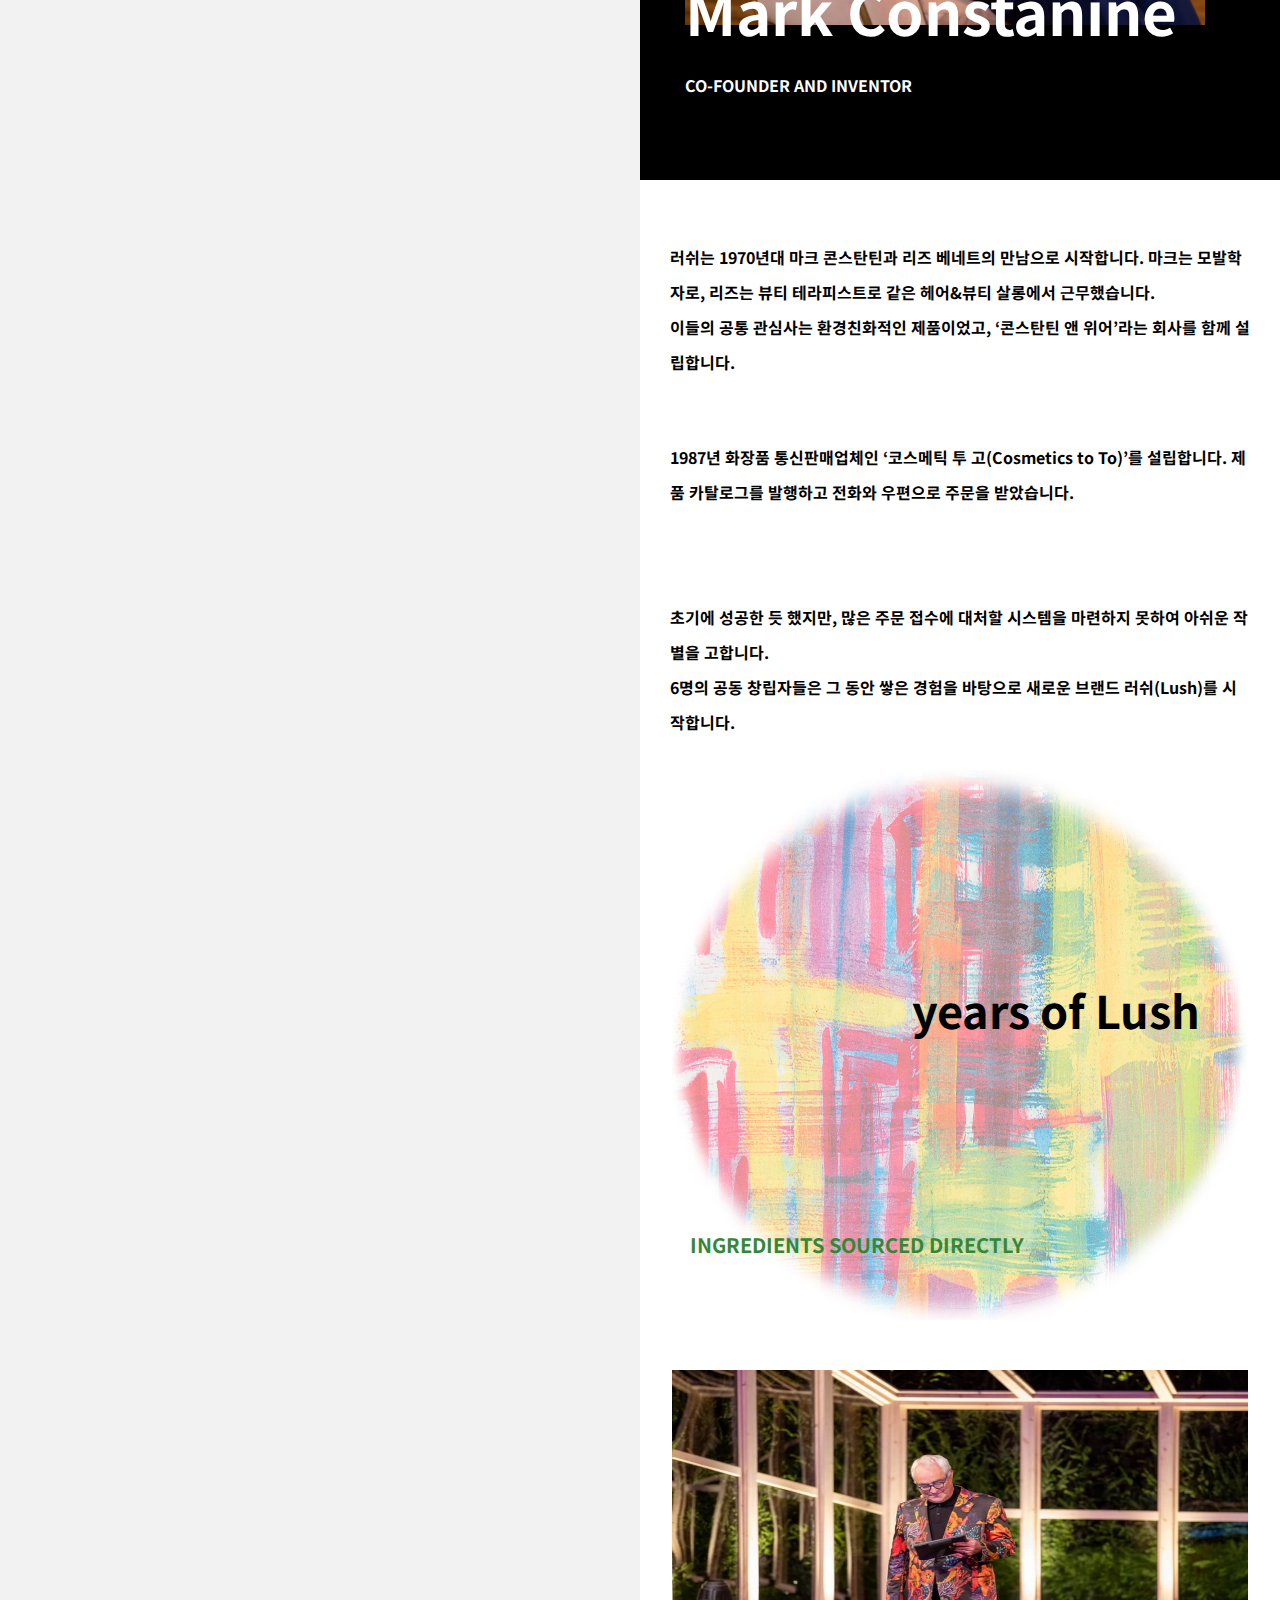
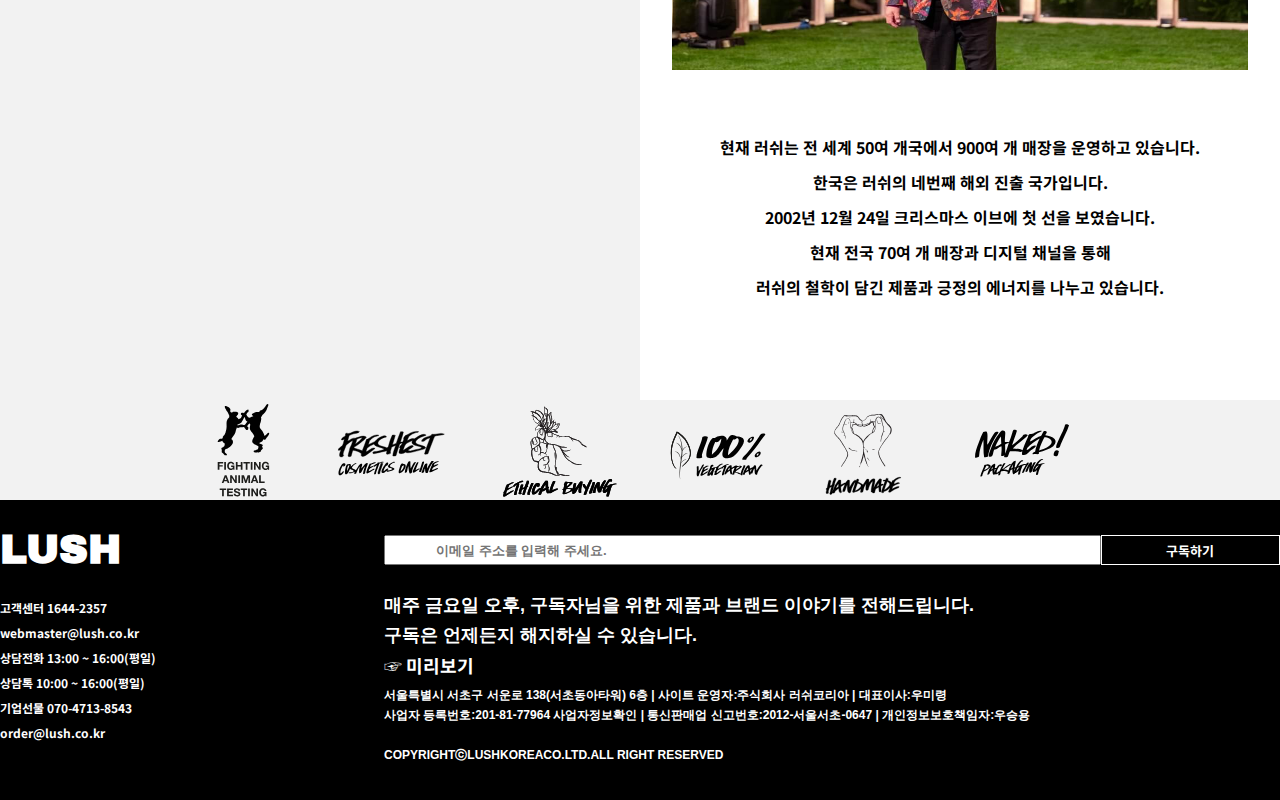
<file: history.html>
<!DOCTYPE html>
<html lang="en">
<head>
    <meta charset="UTF-8">
    <title>러쉬역사</title>
    
    <link rel="stylesheet" href="css/history.css">
   <link rel="stylesheet" href="https://cdnjs.cloudflare.com/ajax/libs/font-awesome/5.8.2/css/all.min.css"/>
    
    <script src="https://ajax.googleapis.com/ajax/libs/jquery/3.6.0/jquery.min.js"></script> 
    <script src="js/history.js"></script>
</head>
<body>
    <header>
		<div class="wrap">
			<a href="index.html" id="logo_home">LUSH</a><!--로고-->
			<div>
				<a href="#" id="menu_icon">
					<img src="img/main/menu_icon.png" alt="메뉴버튼이미지" >
				</a>
			</div>
		</div>
    </header>
    
    <!--top버튼-->
    <div class="topBtn"><i class="fas fa-chevron-circle-up"></i></div>

 	<div id="main2"></div> <!--메뉴 띄울 박스-->
    <section>
        <!--좌측 공간-->
        <article class="at at1" id="at1">
            <ul>
                <li>WHO WE ARE</li>
                <li>Hello gorgeous... <br>
                   welcome to the <br>
                   wonderful world of Lush
                </li>
            </ul>
        </article>
        
        <!--우측 공간-->
        <article class="at at2" id="at2">
            <div class="at2_img1"></div>
            
            <p class="at2_text1">
                1995년, 러쉬는 영국에 항구도시 풀(Poole)에서 탄생했습니다. <br>
                마크 콘스탄틴(Mark Constantine), 모 콘스탄틴(Mo Constantine), <br>
                로웨나 버드(Rowena Bird), 헬렌 엠브로센(Helen Ambrosen), <br>
                리즈 베네트(Liz Bennett), 폴 그리브스(Paul Greaves)가 함께 창립했습니다.
            </p>
            <div class="at2_msg">
                클릭해보세요! 다양한 사진을 볼 수 있습니다 ↓
            </div>
            <div class="at2_img2">
                
                <p class="right_btn"><i class="fas fa-chevron-circle-right"></i></p>
                
                <ul id="at2_slide">
                   <li>
                        <div class="at2_slide_img"></div>
                        <h1 class="at2_slide_name">dsdd</h1>
                        <p class="at2_slide_text"></p>
                   </li>

                    <li>
                        <div class="at2_slide_img"></div>
                        <h1 class="at2_slide_name"></h1>
                        <p class="at2_slide_text"></p>
                    </li>     

                    <li>
                        <div class="at2_slide_img"></div>
                        <h1 class="at2_slide_name"></h1>
                        <p class="at2_slide_text"></p>
                    </li>

                    <li>
                        <div class="at2_slide_img"></div>
                        <h1 class="at2_slide_name"></h1>
                        <p class="at2_slide_text"></p>
                    </li>

                    <li>
                        <div class="at2_slide_img"></div>
                        <h1 class="at2_slide_name"></h1>
                        <p class="at2_slide_text"></p>
                    </li>    
                </ul>
            </div>

            <div class="at2_text2">
                <p>러쉬는 1970년대 마크 콘스탄틴과 리즈 베네트의 만남으로 시작합니다. 마크는 모발학자로, 리즈는 뷰티 테라피스트로 같은 헤어&amp;뷰티 살롱에서 근무했습니다. <br>이들의 공통 관심사는 환경친화적인 제품이었고, ‘콘스탄틴 앤 위어’라는 회사를 함께 설립합니다. </p>
                <p>1987년 화장품 통신판매업체인 ‘코스메틱 투 고(Cosmetics to To)’를 설립합니다. 제품 카탈로그를 발행하고 전화와 우편으로 주문을 받았습니다. </p>
                <p>초기에 성공한 듯 했지만, 많은 주문 접수에 대처할 시스템을 마련하지 못하여 아쉬운 작별을 고합니다. <br>6명의 공동 창립자들은 그 동안 쌓은 경험을 바탕으로 새로운 브랜드 러쉬(Lush)를 시작합니다. </p>
            </div> 

            <div class="at2_count">
            	<ul>
            		<li>
            			<p class="number1"></p>
            			<p>years of Lush</p>
            		</li>
            		<li>
            			<p class="number2"></p>
            			<p>INGREDIENTS SOURCED DIRECTLY</p>
            		</li>
            	</ul>
            </div>
            
            <div class="at2_img3"></div>
            
            <p class="at2_text1">
                현재 러쉬는 전 세계 50여 개국에서 900여 개 매장을 운영하고 있습니다. <br>
                한국은 러쉬의 네번째 해외 진출 국가입니다. <br>
                2002년 12월 24일 크리스마스 이브에 첫 선을 보였습니다. <br>
                현재 전국 70여 개 매장과 디지털 채널을 통해 <br>
                러쉬의 철학이 담긴 제품과 긍정의 에너지를 나누고 있습니다.

            </p>
                     
        </article>     
    </section>
    
    <div class="at at3" id="at3">
            <div id="footer_img"></div>
    </div> <!--하단 그림-->
    
	<!--footer 따로 분리 후 html연결-->
    <div class="footer"></div>
</body>
</html>
</file>
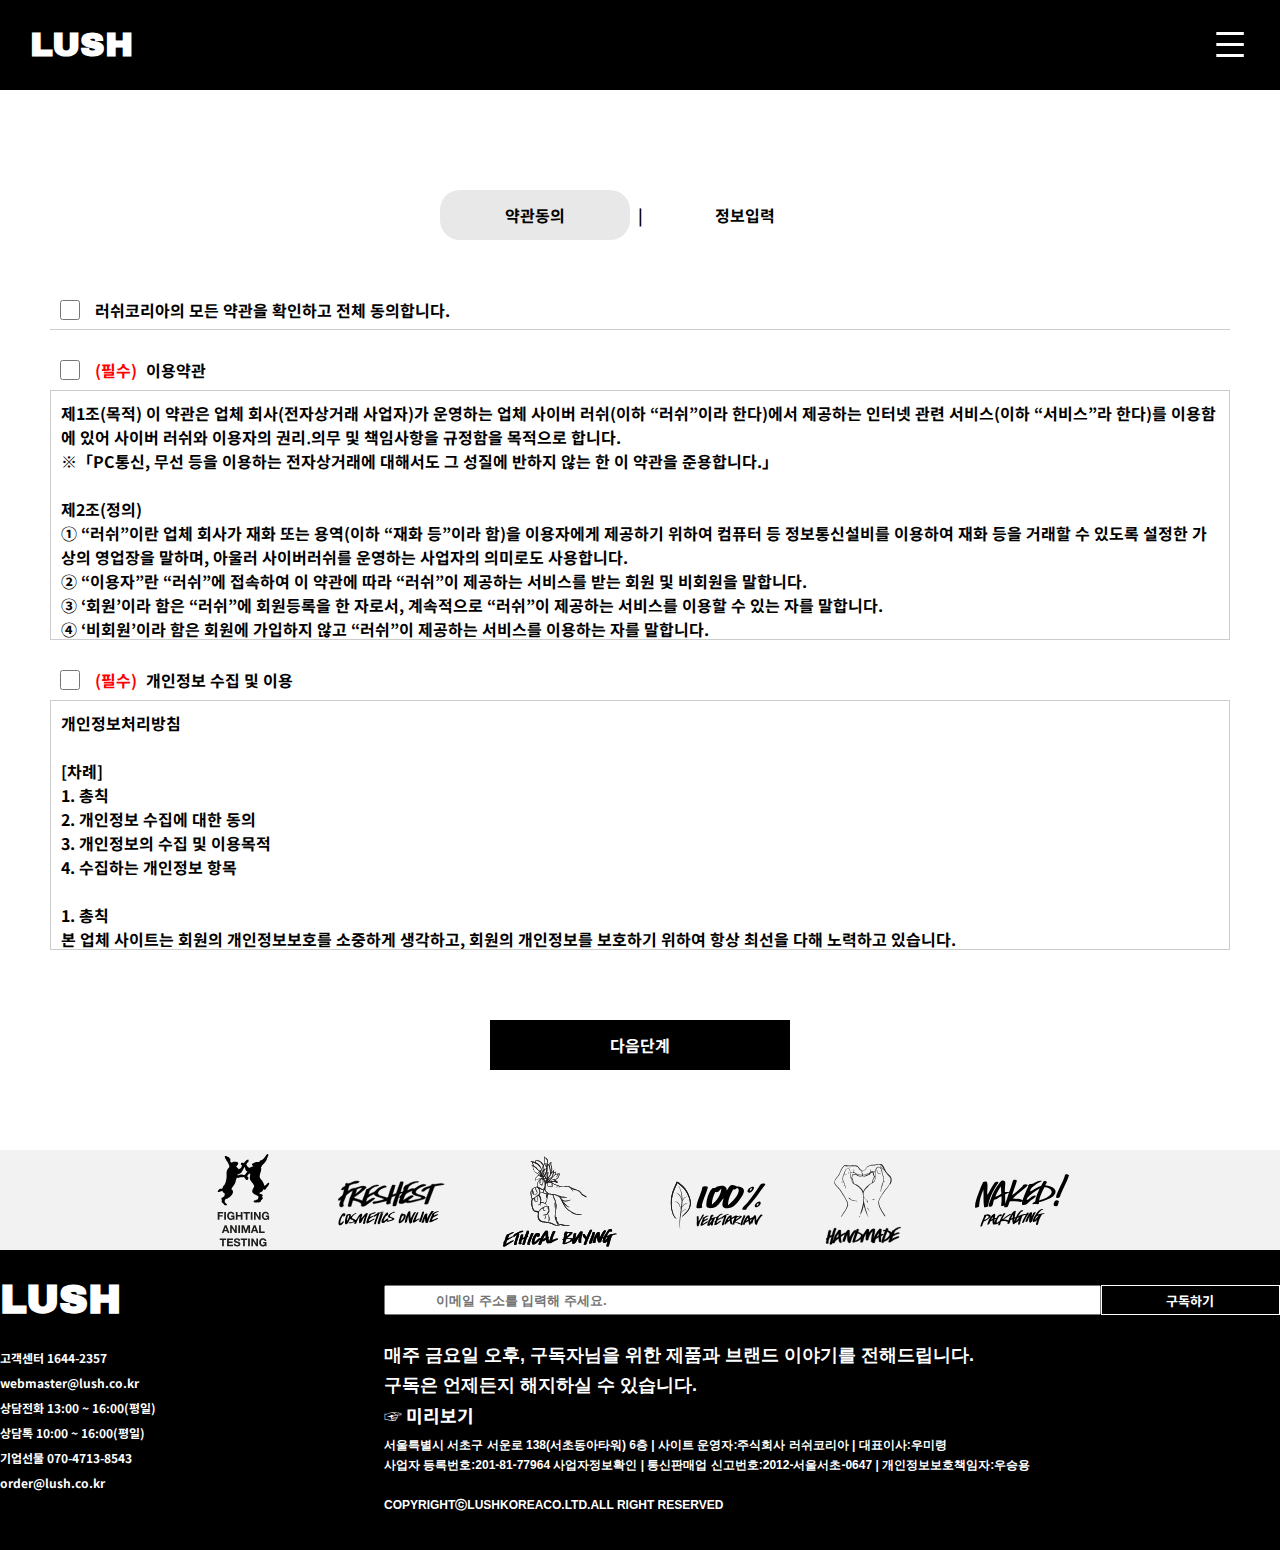
<file: join.html>
<!DOCTYPE html>
<html lang="en">
<head>
    <meta charset="UTF-8">
    <title>join</title>
    
    <link rel="stylesheet" href="css/join.css">
    <link rel="stylesheet" href="https://cdnjs.cloudflare.com/ajax/libs/font-awesome/5.8.2/css/all.min.css"/>
    
 	<script src="https://ajax.googleapis.com/ajax/libs/jquery/3.6.0/jquery.min.js"></script>
    <script src="js/js2.js"></script>
</head>
<body>
   
    <header>
		<div class="wrap">
			<a href="index.html" id="logo_home">LUSH</a><!--로고-->
			<div>
				<a href="#" id="menu_icon">
					<img src="img/main/menu_icon.png" alt="메뉴버튼이미지" >
				</a>
			</div>
		</div>
    </header>
    
    <div id="main2"></div> <!--메뉴 띄울 박스-->

    <div class="join_menu">
        <ul>
            <li class="joinTabBtn">약관동의</li>
            <li>|</li>
            <li class="joinTabBtn">정보입력</li>
        </ul>
    </div>

    <section>
        <article class="at at1" id="at1">
            <ul>
                <li>
                    <input type="checkbox" name="agreeAll" id="agreeAll">
                    <span>러쉬코리아의 모든 약관을 확인하고 전체 동의합니다.</span>
                </li>

                <li>
                    <p>
                        <input type="checkbox" name="agree" value="1">
                        <span style="color:red;">(필수) </span>이용약관
                    </p>
                    <div>제1조(목적) 이 약관은 업체 회사(전자상거래 사업자)가 운영하는 업체 사이버 러쉬(이하 “러쉬”이라 한다)에서 제공하는 인터넷 관련 서비스(이하 “서비스”라 한다)를 이용함에 있어 사이버 러쉬와 이용자의 권리․의무 및 책임사항을 규정함을 목적으로 합니다. <br>
 
                        ※「PC통신, 무선 등을 이용하는 전자상거래에 대해서도 그 성질에 반하지 않는 한 이 약관을 준용합니다.」<br><br>
                       
                      제2조(정의)<br>
                       
                        ① “러쉬”이란 업체 회사가 재화 또는 용역(이하 “재화 등”이라 함)을 이용자에게 제공하기 위하여 컴퓨터 등 정보통신설비를 이용하여 재화 등을 거래할 수 있도록 설정한 가상의 영업장을 말하며, 아울러 사이버러쉬를 운영하는 사업자의 의미로도 사용합니다.<br>
                       
                        ② “이용자”란 “러쉬”에 접속하여 이 약관에 따라 “러쉬”이 제공하는 서비스를 받는 회원 및 비회원을 말합니다.<br>
                       
                        ③ ‘회원’이라 함은 “러쉬”에 회원등록을 한 자로서, 계속적으로 “러쉬”이 제공하는 서비스를 이용할 수 있는 자를 말합니다.<br>
                       
                        ④ ‘비회원’이라 함은 회원에 가입하지 않고 “러쉬”이 제공하는 서비스를 이용하는 자를 말합니다.<br><br>
                       
                      제3조 (약관 등의 명시와 설명 및 개정) <br>
                       
                        ① “러쉬”은 이 약관의 내용과 상호 및 대표자 성명, 영업소 소재지 주소(소비자의 불만을 처리할 수 있는 곳의 주소를 포함), 전화번호․모사전송번호․전자우편주소, 사업자등록번호, 통신판매업 신고번호, 개인정보관리책임자 등을 이용자가 쉽게 알 수 있도록 00 사이버러쉬의 초기 서비스화면(전면)에 게시합니다. 다만, 약관의 내용은 이용자가 연결화면을 통하여 볼 수 있도록 할 수 있습니다.<br>
                       
                        ② “러쉬는 이용자가 약관에 동의하기에 앞서 약관에 정하여져 있는 내용 중 청약철회․배송책임․환불조건 등과 같은 중요한 내용을 이용자가 이해할 수 있도록 별도의 연결화면 또는 팝업화면 등을 제공하여 이용자의 확인을 구하여야 합니다.<br>
                       
                        ③ “러쉬”은 「전자상거래 등에서의 소비자보호에 관한 법률」, 「약관의 규제에 관한 법률」, 「전자문서 및 전자거래기본법」, 「전자금융거래법」, 「전자서명법」, 「정보통신망 이용촉진 및 정보보호 등에 관한 법률」, 「방문판매 등에 관한 법률」, 「소비자기본법」 등 관련 법을 위배하지 않는 범위에서 이 약관을 개정할 수 있습니다.<br>
                       
                        ④ “러쉬”이 약관을 개정할 경우에는 적용일자 및 개정사유를 명시하여 현행약관과 함께 러쉬의 초기화면에 그 적용일자 7일 이전부터 적용일자 전일까지 공지합니다. 다만, 이용자에게 불리하게 약관내용을 변경하는 경우에는 최소한 30일 이상의 사전 유예기간을 두고 공지합니다.  이 경우 "러쉬“은 개정 전 내용과 개정 후 내용을 명확하게 비교하여 이용자가 알기 쉽도록 표시합니다. <br>
                        ⑤ “러쉬”이 약관을 개정할 경우에는 그 개정약관은 그 적용일자 이후에 체결되는 계약에만 적용되고 그 이전에 이미 체결된 계약에 대해서는 개정 전의 약관조항이 그대로 적용됩니다. 다만 이미 계약을 체결한 이용자가 개정약관 조항의 적용을 받기를 원하는 뜻을 제3항에 의한 개정약관의 공지기간 내에 “러쉬”에 송신하여 “러쉬”의 동의를 받은 경우에는 개정약관 조항이 적용됩니다.<br>
 
                        ⑥ 이 약관에서 정하지 아니한 사항과 이 약관의 해석에 관하여는 전자상거래 등에서의 소비자보호에 관한 법률, 약관의 규제 등에 관한 법률, 공정거래위원회가 정하는 「전자상거래 등에서의 소비자 보호지침」 및 관계법령 또는 상관례에 따릅니다.<br>
                        <br>
                        제4조(서비스의 제공 및 변경) <br>
 
                        ① “러쉬”은 다음과 같은 업무를 수행합니다.<br>
                        
                            1. 재화 또는 용역에 대한 정보 제공 및 구매계약의 체결<br>
                            2. 구매계약이 체결된 재화 또는 용역의 배송<br>
                            3. 기타 “러쉬”이 정하는 업무<br>
                        
                        ② “러쉬”은 재화 또는 용역의 품절 또는 기술적 사양의 변경 등의 경우에는 장차 체결되는 계약에 의해 제공할 재화 또는 용역의 내용을 변경할 수 있습니다. 이 경우에는 변경된 재화 또는 용역의 내용 및 제공일자를 명시하여 현재의 재화 또는 용역의 내용을 게시한 곳에 즉시 공지합니다.<br>
                        
                        ③ “러쉬”이 제공하기로 이용자와 계약을 체결한 서비스의 내용을 재화 등의 품절 또는 기술적 사양의 변경 등의 사유로 변경할 경우에는 그 사유를 이용자에게 통지 가능한 주소로 즉시 통지합니다.<br>
                        
                        ④ 전항의 경우 “러쉬”은 이로 인하여 이용자가 입은 손해를 배상합니다. 다만, “러쉬”이 고의 또는 과실이 없음을 입증하는 경우에는 그러하지 아니합니다.<br>
                    </div>
                </li>
                
                <li>
                    <p>
                        <input type="checkbox" name="agree" value="2">
                        <span style="color:red;">(필수) </span>개인정보 수집 및 이용
                    </p>
                    <div>
                        개인정보처리방침 <br>
                        <br>
                        [차례]<br>
                        1. 총칙<br>
                        2. 개인정보 수집에 대한 동의<br>
                        3. 개인정보의 수집 및 이용목적<br>
                        4. 수집하는 개인정보 항목<br>
                        
                        <br>
                        1. 총칙<br>
                        본 업체 사이트는 회원의 개인정보보호를 소중하게 생각하고, 회원의 개인정보를 보호하기 위하여 항상 최선을 다해 노력하고 있습니다. <br>
                        1) 회사는 「정보통신망 이용촉진 및 정보보호 등에 관한 법률」을 비롯한 모든 개인정보보호 관련 법률규정을 준수하고 있으며, 관련 법령에 의거한 개인정보처리방침을 정하여 이용자 권익 보호에 최선을 다하고 있습니다.<br>
                        2) 회사는 「개인정보처리방침」을 제정하여 이를 준수하고 있으며, 이를 인터넷사이트 및 모바일 어플리케이션에 공개하여 이용자가 언제나 용이하게 열람할 수 있도록 하고 있습니다.<br>
                        3) 회사는 「개인정보처리방침」을 통하여 귀하께서 제공하시는 개인정보가 어떠한 용도와 방식으로 이용되고 있으며 개인정보보호를 위해 어떠한 조치가 취해지고 있는지 알려드립니다.<br>
                        4) 회사는 「개인정보처리방침」을 홈페이지 첫 화면 하단에 공개함으로써 귀하께서 언제나 용이하게 보실 수 있도록 조치하고 있습니다.<br>
                        5) 회사는  「개인정보처리방침」을 개정하는 경우 웹사이트 공지사항(또는 개별공지)을 통하여 공지할 것입니다.<br>
                        <br>
                        2. 개인정보 수집에 대한 동의<br>

                        귀하께서 본 사이트의 개인정보보호방침 또는 이용약관의 내용에 대해 「동의 한다」버튼 또는 「동의하지 않는다」버튼을 클릭할 수 있는 절차를 마련하여, 「동의 한다」버튼을 클릭하면 개인정보 수집에 대해 동의한 것으로 봅니다.<br>
                        <br>
                        3. 개인정보의 수집 및 이용목적<br>

                        본 사이트는 다음과 같은 목적을 위하여 개인정보를 수집하고 있습니다.<br>
                        서비스 제공을 위한 계약의 성립 : 본인식별 및 본인의사 확인 등<br>
                        서비스의 이행 : 상품배송 및 대금결제<br>
                        회원 관리 : 회원제 서비스 이용에 따른 본인확인, 개인 식별, 연령확인, 불만처리 등 민원처리<br>
                        기타 새로운 서비스, 신상품이나 이벤트 정보 안내<br>
                        단, 이용자의 기본적 인권 침해의 우려가 있는 민감한 개인정보(인종 및 민족, 사상 및 신조, 출신지 및 본적지, 정치적 성향 및 범죄기록, 건강상태 등)는 수집하지 않습니다.<br><br>

                        4. 수집하는 개인정보 항목<br>

                        본 사이트는 회원가입, 상담, 서비스 신청 등을 위해 아래와 같은 개인정보를 수집하고 있습니다. <br>
                        1) 개인정보 수집방법 : 홈페이지(회원가입)<br>
                        2) 수집항목 : 이름 , 생년월일 , 성별 , 로그인ID , 비밀번호 , 전화번호 , 주소 , 휴대전화번호 , 이메일 , 주민등록번호 , 접속 로그 , 접속 IP 정보 , 결제기록<br>
                    </div>
                </li>
            </ul>

            <a href="#" class="at1_nextBtn">다음단계</a>
        </article>

        <article class="at at2" id="at2">
            <div class="login">
                <h2>회원가입</h2>
                <ul>
                    <li><input type="text" id="name1" placeholder="First name *"></li>
                    <li><input type="text" id="name2" placeholder="Last name *"></li>
                    <li><input type="email" id="email1" placeholder="E-mail *"></li>
                    <li><input type="email" id="email2" placeholder="Confirm e-mail address *"></li>
                    <li><input type="password" id="pass1" placeholder="Password *"></li>
                    <li><input type="password" id="pass2" placeholder="Confirm Password *"></li>
                    <li class="join_SuccessBtn">회원가입 완료</li>
                </ul>
            </div>
        </article>
    </section>

    <div class="footerImg">
        <div id="footer_img"></div>
    </div> <!--하단 그림-->

    <!--footer 따로 분리 후 html연결-->
    <div class="footer"></div>
</body>
</html>
</file>
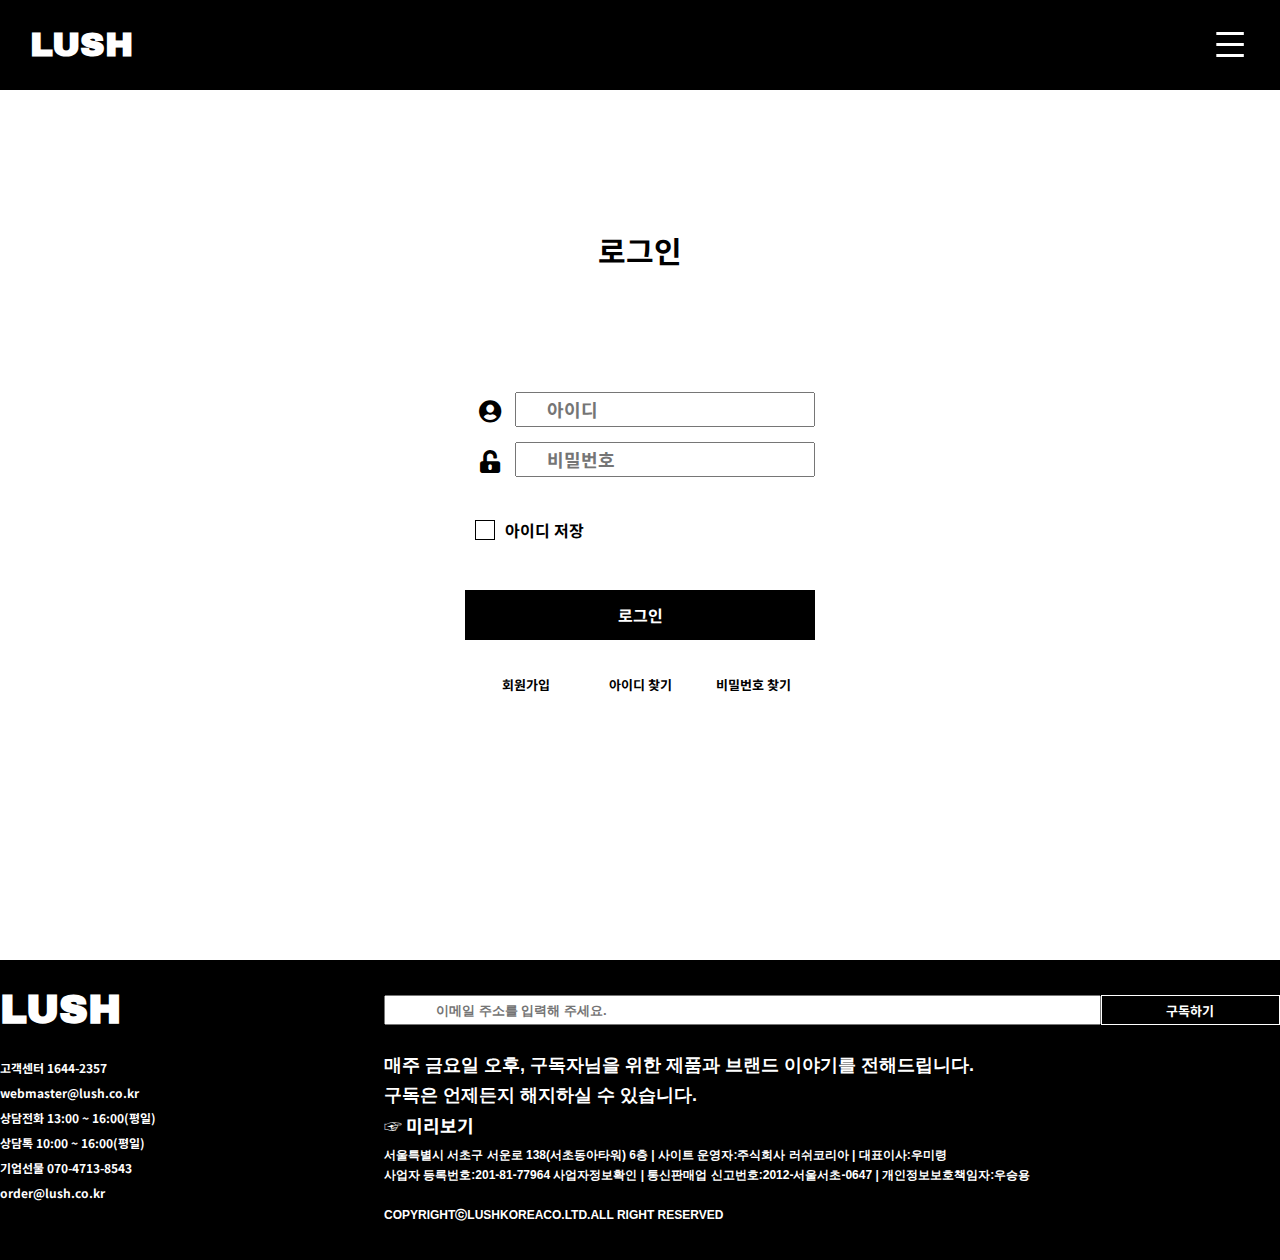
<file: login.html>
<!DOCTYPE html>
<html lang="en">
<head>
    <meta charset="UTF-8">
    <title>login</title>
    
    <link rel="stylesheet" href="css/login.css">
    <link rel="stylesheet" href="https://cdnjs.cloudflare.com/ajax/libs/font-awesome/5.8.2/css/all.min.css"/>
	
	<script src="https://ajax.googleapis.com/ajax/libs/jquery/3.6.0/jquery.min.js"></script>
    <script src="js/js2.js"></script>
</head>
<body>
   
    <header>
		<div class="wrap">
			<a href="index.html" id="logo_home">LUSH</a><!--로고-->
			<div>
				<a href="#" id="menu_icon">
					<img src="img/main/menu_icon.png" alt="메뉴버튼이미지" >
				</a>
			</div>
		</div>
    </header>
    <div id="main2"></div> <!--메뉴 띄울 박스-->
    <section>
        <article class="at at1" id="at1">
            <div class="login">
                <h2>로그인</h2>

                <ul>
                    <li><i class="fas fa-user-circle"></i></li>
                    <li><input type="text" id="userId" placeholder="아이디"></li>
                </ul>
                <ul>
                    <li><i class="fas fa-unlock-alt"></i></li>
                    <li><input type="password" id="userPw" placeholder="비밀번호"></li>
                </ul>
                <ul>
                    <li class="idBox box"></li>
                    <li class="idBox">아이디 저장</li>
                </ul>
                <ul>
                    <li class="loginBtn">로그인</li>
                    <li class="joinBtn">회원가입</li>
                    <li class="at1Btn">아이디 찾기</li>
                    <li class="at1Btn">비밀번호 찾기</li>
                </ul>
            </div>
            
        </article>
    	<article class="at at3" id="at3">
            <div id="footer_img"></div>
        </article> <!--하단 그림-->
    </section>
    
    <!--footer 따로 분리 후 html연결-->
    <div class="footer"></div>
</body>
</html>
</file>
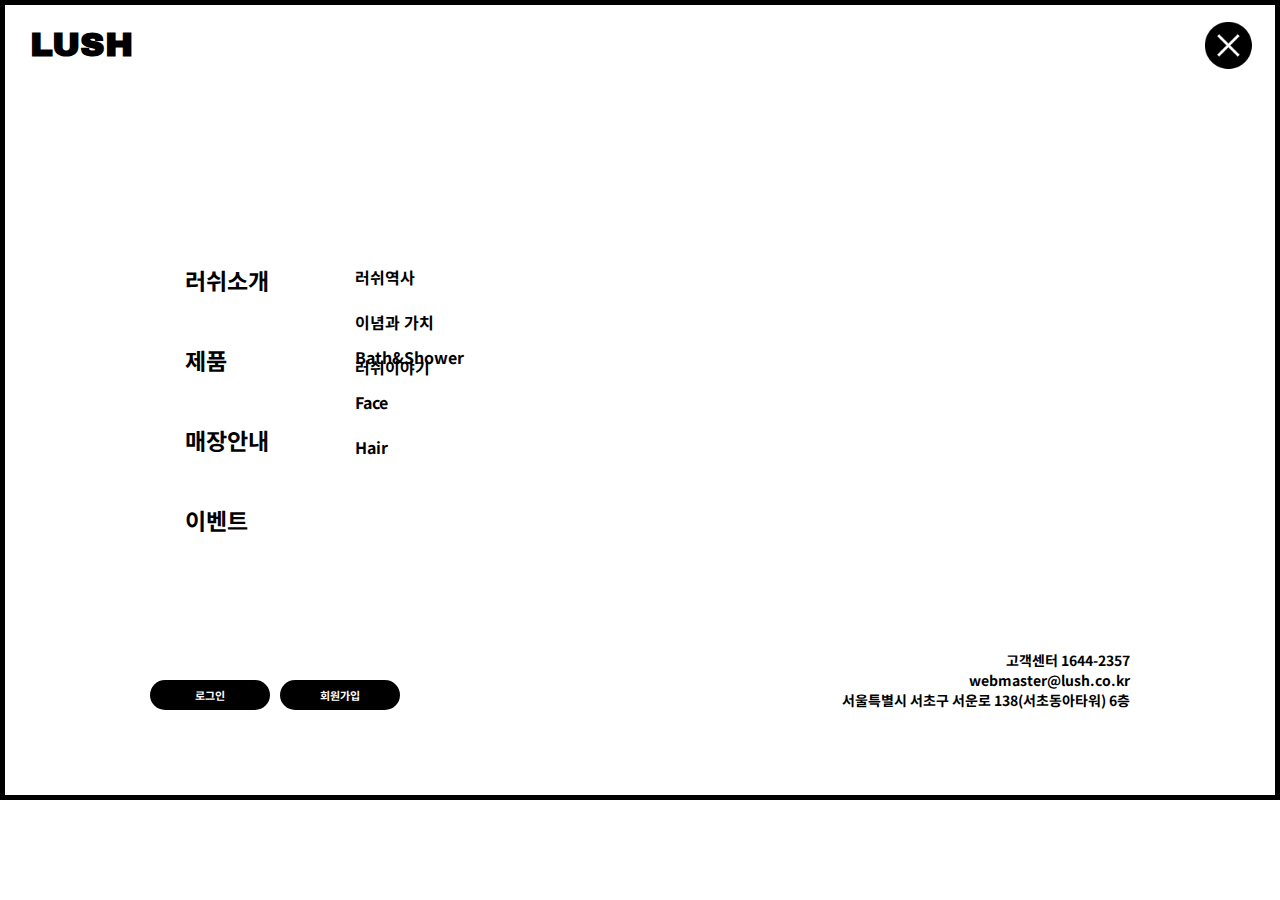
<file: menu.html>
<!DOCTYPE html>
<html lang="en">
<head>
    <meta charset="UTF-8">
    <title>Menu</title>
    
    <link rel="stylesheet" href="css/menu.css">
    <script src="js/menu.js"></script>

</head>
<body>
    <div id="menu"><!-- 메뉴 구현 -->
        <div class="wrap_menu">
			<a href="index.html">LUSH</a><!--로고-->
			<div class="menu_icon">
				<a href="#" id="menu_icon_close">
					<img src="img/main/menu_icon2.png" alt="메뉴버튼이미지" >
				</a>
			</div>
		</div>

        <ul class="menu_text">
            <li>러쉬소개
                <ul class="subMenu">
                    <li>러쉬역사
                    	<div class="menu_img"></div>
                    </li>
                    <li>이념과 가치
                    	<div class="menu_img"></div>
                    </li>
                    <li>러쉬이야기
                    	<div class="menu_img"></div>
                    </li>
                </ul>

            </li>
            
            <li>제품
                <ul class="subMenu">
                    <li>Bath&amp;Shower
                    	<div class="menu_img"></div>
                    </li>
                    <li>Face
                    	<div class="menu_img"></div>
                    </li>
                    <li>Hair
                    	<div class="menu_img"></div>
                    </li>
                </ul>

            </li>
            <li>매장안내</li>
            <li>이벤트</li>
        </ul>
		
   		<div class="footer">
   			<ul class="btn_login">
				<li>로그인</li>
				<li>회원가입</li>
			</ul>
   			
   			<p>
			   고객센터 1644-2357 <br>
			   webmaster@lush.co.kr <br>
			   서울특별시 서초구 서운로 138(서초동아타워) 6층
			</p>
   		</div>
    </div><!--메뉴 끝-->
</body>
</html>
</file>
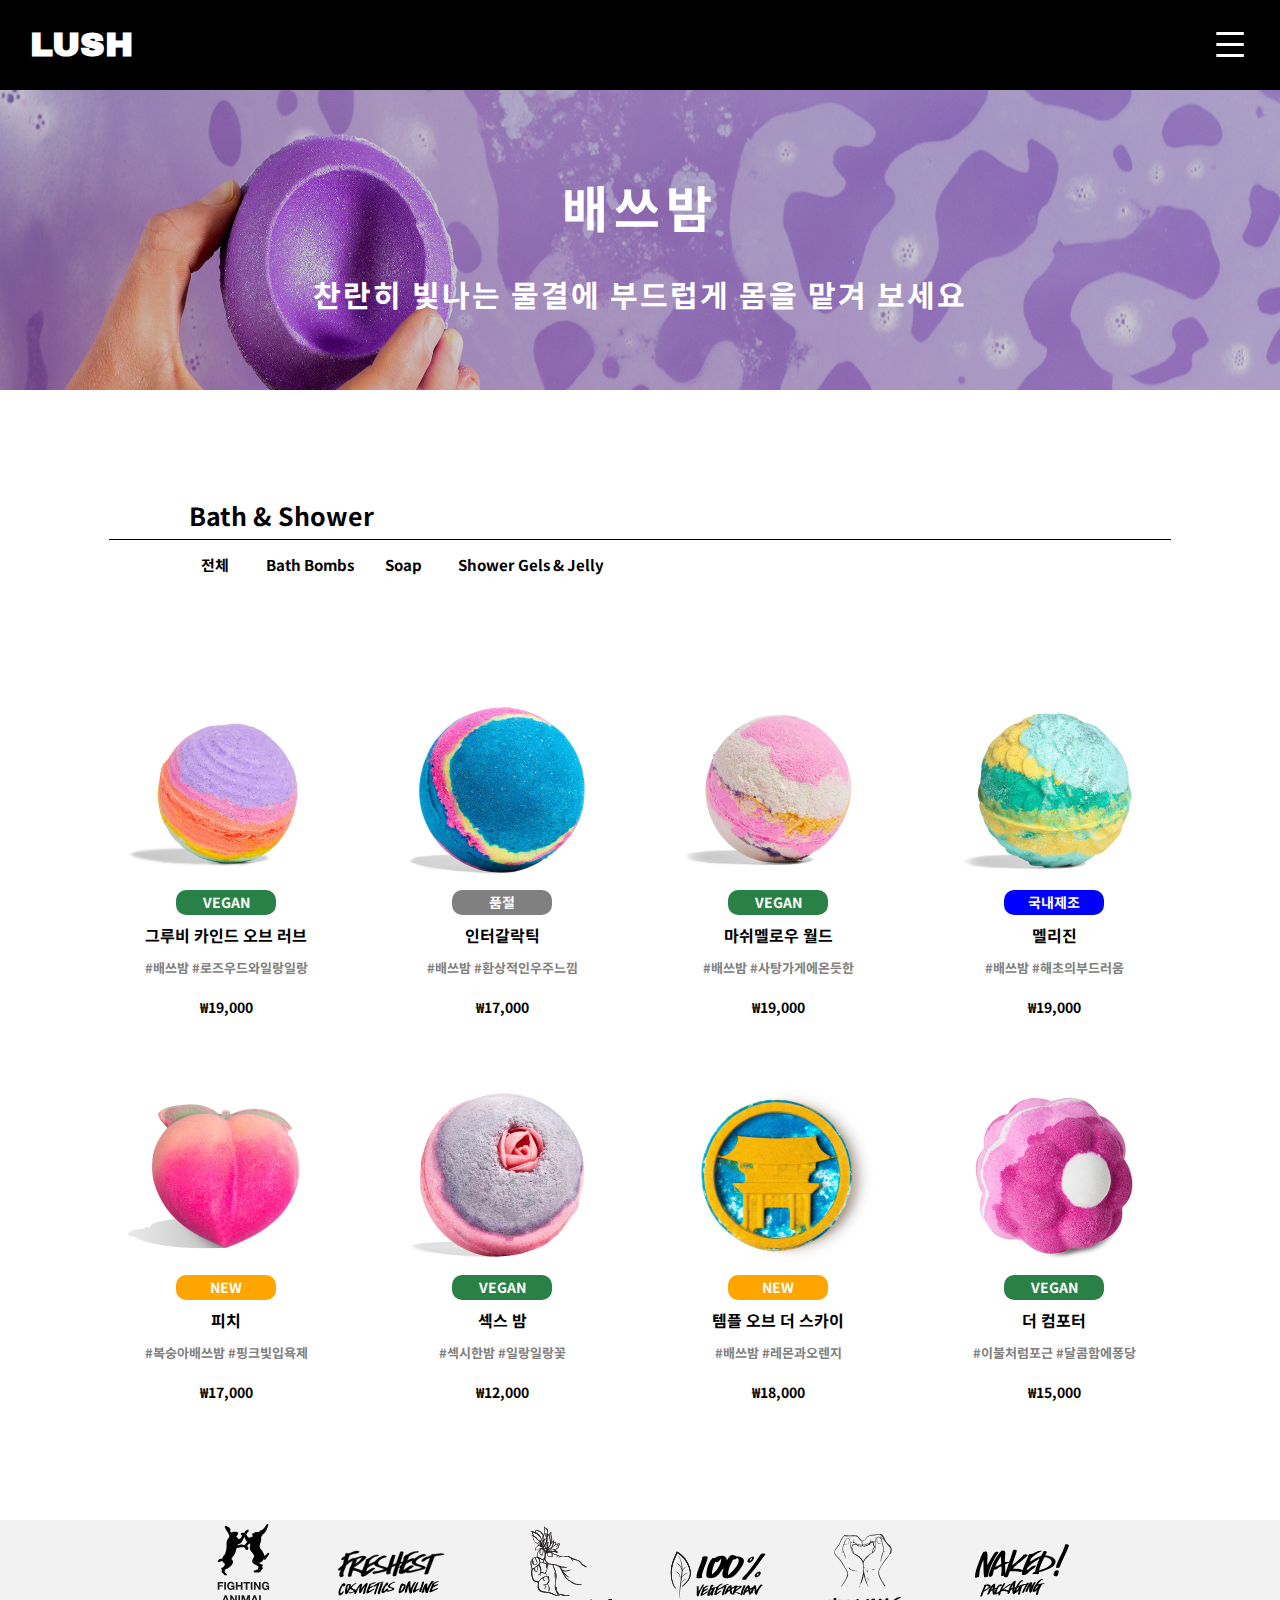
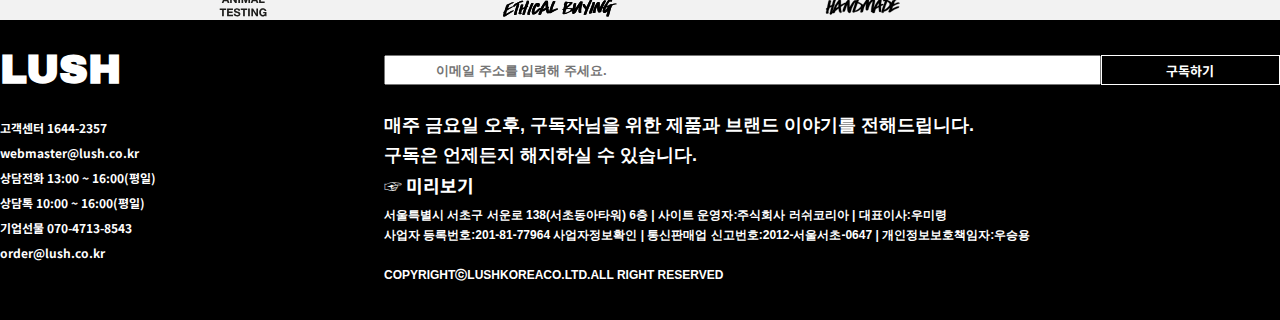
<file: product.html>
<!DOCTYPE html>
<html lang="en">
<head>
    <meta charset="UTF-8">
    <title>제품</title>
    
    <link rel="stylesheet" href="css/product.css">
    <link rel="stylesheet" href="https://cdnjs.cloudflare.com/ajax/libs/font-awesome/5.8.2/css/all.min.css"/>
    
    <script src="https://ajax.googleapis.com/ajax/libs/jquery/3.6.0/jquery.min.js"></script>
    <script src="js/product.js"></script>
</head>
<body>
	<header>
		<div class="wrap">
			<a href="index.html" id="logo_home">LUSH</a><!--로고-->
			<div>
				<a href="#" id="menu_icon">
					<img src="img/main/menu_icon.png" alt="메뉴버튼이미지" >
				</a>
			</div>
		</div>
    </header>
    
	<div id="main2"></div> <!--메뉴 띄울 박스-->
   
    <section id="section">
        <article class="at1" id="at1">
			<p id="at1_title1">배쓰밤</p>
       		<p id="at1_title2">찬란히 빛나는 물결에 부드럽게 몸을 맡겨 보세요</p>

		</article>
        
		<!--제품-전체-페이지-->
        <article class="at at2" id="at2">
        	<p>제품</p>
        	<ul id="menu_nav">
        		<li onclick="page_func(2)">전체</li>
        		<li onclick="page_func(3)">Bath &amp; Shower</li>
        		<li onclick="page_func(6)">Face</li>
        		<li onclick="page_func(8)">Hair</li>
        	</ul>
        	
			<ul class="at2_big">
				<li class="at2_img">
					<ul class="at2_slideList">
						<li class="at2_slideImg"></li>
						<li class="at2_slideImg"></li>
						<li class="at2_slideImg"></li>
						<li class="at2_slideImg"></li>
					</ul>
				</li>

				<li class="at2_img"></li>
				<li class="at2_img"></li>
				<li class="at2_img"></li>
				<li class="at2_img"></li>
				<li class="at2_img"></li>
				<li class="at2_img"></li>
				<li class="at2_img"></li>
				<li class="at2_img"></li>
			</ul>
        	
        </article>
        
<!--================================================================-->
		<!--Bath&Shower-페이지1-배쓰밤-->
        <article class="at at3" id="at3">
        	<p>Bath &amp; Shower</p>
        	<ul id="menu_nav">
        		<li><span onclick="page_func(2)">전체</span>
        		    <ul id="sub_menu">
        		        <li onclick="page_func(3)">Bath</li>
        		        <li onclick="page_func(6)">Face</li>
        		        <li onclick="page_func(8)">Hair</li>
        		    </ul>
        		</li>
        		
        		<li onclick="page_func(3)">Bath Bombs</li>
        		<li onclick="page_func(4)">Soap</li>
        		<li onclick="page_func(5)">Shower Gels &amp; Jelly </li>
        	</ul>
        	
        	<ul class="at3_img" id="at3_img1">
        		<li class="at3_4img"></li>
        		<li class="at3_4img"></li>
        		<li class="at3_4img"></li>
        		<li class="at3_4img"></li>
        	</ul>
        	
        	<ul class="at3_img_text" id="at3_img_text1">
        		<li>
        			<p class="vegan">VEGAN</p>
        			<p>그루비 카인드 오브 러브</p>
        			<p>#배쓰밤 #로즈우드와일랑일랑</p>
        			<p>&#8361;19,000</p>
        		</li>
        		<li>
        			<p class="out">품절</p>
        			<p>인터갈락틱</p>
        			<p>#배쓰밤 #환상적인우주느낌</p>
        			<p>&#8361;17,000</p>
        		</li>
				<li>
        			<p class="vegan">VEGAN</p>
        			<p>마쉬멜로우 월드</p>
        			<p>#배쓰밤 #사탕가게에온듯한</p>
        			<p>&#8361;19,000</p>
        		</li>
        		<li>
        			<p class="local">국내제조</p>
        			<p>멜리진</p>
        			<p>#배쓰밤 #해초의부드러움</p>
        			<p>&#8361;19,000</p>
        		</li>
        		
        	</ul>
        	
        	<ul class="at3_img" id="at3_img2">
        		<li class="at3_4img"></li>
        		<li class="at3_4img"></li>
        		<li class="at3_4img"></li>
        		<li class="at3_4img"></li>
        	</ul>
        	
        	<ul class="at3_img_text"  id="at3_img_text2">
        		<li>
        			<p class="new">NEW</p>
        			<p>피치</p>
        			<p>#복숭아배쓰밤 #핑크빛입욕제</p>
        			<p>&#8361;17,000</p>
        		</li>
        		<li>
        			<p class="vegan">VEGAN</p>
        			<p>섹스 밤</p>
        			<p>#섹시한밤 #일랑일랑꽃</p>
        			<p>&#8361;12,000</p>
        		</li>
				<li>
        			<p class="new">NEW</p>
        			<p>템플 오브 더 스카이</p>
        			<p>#배쓰밤 #레몬과오렌지</p>
        			<p>&#8361;18,000</p>
        		</li>
        		<li>
        			<p class="vegan">VEGAN</p>
        			<p>더 컴포터</p>
        			<p>#이불처럼포근 #달콤함에퐁당</p>
        			<p>&#8361;15,000</p>
        		</li>
        	</ul>
        	
        	
        </article>
        
<!--------------------Bath&Shower-페이지3-비누---------------------->
		<article class="at at4" id="at4">
			<p>Bath &amp; Shower</p>
        	<ul id="menu_nav">
        		<li><span onclick="page_func(2)">전체</span>
        		    <ul id="sub_menu">
        		        <li onclick="page_func(3)">Bath</li>
        		        <li onclick="page_func(6)">Face</li>
        		        <li onclick="page_func(8)">Hair</li>
        		    </ul>
        		</li>
        		
        		<li onclick="page_func(3)">Bath Bombs</li>
        		<li onclick="page_func(4)">Soap</li>
        		<li onclick="page_func(5)">Shower Gels &amp; Jelly </li>
        	</ul>
        	<ul class="at3_img" id="at3_img1">
        		<li class="at3_4img"></li>
        		<li class="at3_4img"></li>
        		<li class="at3_4img"></li>
        		<li class="at3_4img"></li>
        	</ul>
        	
        	<ul class="at3_img_text" id="at3_img_text1">
        		<li>
        			<p class="vegan">VEGAN</p>
        			<p>카마</p>
        			<p>#오래도록사랑받는 #카마마니아</p>
        			<p>&#8361;13,000</p>
        		</li>
        		<li>
        			<p class="vegan">VEGAN</p>
        			<p>보헤미안</p>
        			<p>#레몬오일 #상틈함충전완료</p>
        			<p>&#8361;9,000</p>
        		</li>
				<li>
        			<p class="out">품절</p>
        			<p>아웃백 메이트</p>
        			<p>#솝 #숲속에온듯청량한향기</p>
        			<p>&#8361;11,000</p>
        		</li>
        		<li>
        			<p class="new">NEW</p>
        			<p>로즈 아르간</p>
        			<p>#진짜장미향기 #기품넘치는향기</p>
        			<p>&#8361;22,000</p>
        		</li>
        		
        	</ul>
        	
        	<ul class="at3_img" id="at3_img2">
        		<li class="at3_4img"></li>
        		<li class="at3_4img"></li>
        		<li class="at3_4img"></li>
        		<li class="at3_4img"></li>
        	</ul>
        	
        	<ul class="at3_img_text"  id="at3_img_text2">
        		<li>
        			<p class="out">품절</p>
        			<p>레몬 제스트</p>
        			<p>#솝 #레몬껍질이송송</p>
        			<p>&#8361;14,000</p>
        		</li>
        		<li>
        			<p class="new">NEW</p>
        			<p>슬리피</p>
        			<p>#라벤더솝 #편안한휴식이필요한날</p>
        			<p>&#8361;13,000</p>
        		</li>
				<li>
        			<p class="vegan">VEGAN</p>
        			<p>샌드스톤</p>
        			<p>#고운모래 #스크럽도같이</p>
        			<p>&#8361;10,000</p>
        		</li>
        		<li>
        			<p class="vegan">VEGAN</p>
        			<p>씨 베지터블</p>
        			<p>#솝 #바다의청량함을그대로</p>
        			<p>&#8361;10,000</p>
        		</li>
        	</ul>
		</article>
     	
<!------------------------Bath&Shower-페이지3-샤워젤--------------------->
       	<article class="at at5" id="at5">
			<p>Bath &amp; Shower</p>
        	<ul id="menu_nav">
        		<li><span onclick="page_func(2)">전체</span>
        		    <ul id="sub_menu">
        		        <li onclick="page_func(3)">Bath</li>
        		        <li onclick="page_func(6)">Face</li>
        		        <li onclick="page_func(8)">Hair</li>
        		    </ul>
        		</li>
        		
        		<li onclick="page_func(3)">Bath Bombs</li>
        		<li onclick="page_func(4)">Soap</li>
        		<li onclick="page_func(5)">Shower Gels &amp; Jelly </li>
        	</ul>
        	
        	<ul class="at3_img" id="at3_img1">
        		<li class="at3_4img"></li>
        		<li class="at3_4img"></li>
        		<li class="at3_4img"></li>
        		<li class="at3_4img"></li>
        	</ul>
        	
        	<ul class="at3_img_text" id="at3_img_text1">
        		<li>
        			<p class="vegan">VEGAN</p>
        			<p>더 올리브 브랜치</p>
        			<p>#오일듬뿍샤워젤 #보습샤워시작</p>
        			<p>&#8361;17,000</p>
        		</li>
        		<li>
        			<p class="vegan">VEGAN</p>
        			<p>해피 히피</p>
        			<p>#싱그러운자몽 #시트러스마니아</p>
        			<p>&#8361;16,000</p>
        		</li>
				<li>
        			<p class="new">NEW</p>
        			<p>트와일라잇 100g/240g</p>
        			<p>#샤워젤리 #라벤더의굿나잇인사</p>
        			<p>&#8361;15,000</p>
        		</li>
        		<li>
        			<p class="vegan">VEGAN</p>
        			<p>로즈 잼 100g/250g/500g</p>
        			<p>#꽃다발대신 #장미샤워</p>
        			<p>&#8361;19,000</p>
        		</li>
        		
        	</ul>
        	
        	<ul class="at3_img" id="at3_img2">
        		<li class="at3_4img"></li>
        		<li class="at3_4img"></li>
        		<li class="at3_4img"></li>
        		<li class="at3_4img"></li>
        	</ul>
        	
        	<ul class="at3_img_text"  id="at3_img_text2">
        		<li>
        			<p class="vegan">VEGAN</p>
        			<p>슬리피</p>
        			<p>#샤워젤 #이름처럼편안한라벤더</p>
        			<p>&#8361;19,000</p>
        		</li>
        		<li>
        			<p class="out">품절</p>
        			<p>허니 아이 워시드 더 키즈</p>
        			<p>#꿀샤워젤 #신선한꿀이뚝뚝</p>
        			<p>&#8361;17,000</p>
        		</li>
				
        		<li>
        			<p class="vegan">VEGAN</p>
        			<p>더티 스프링워시</p>
        			<p>#꾸준히사랑받는 #상쾌시원샤워</p>
        			<p>&#8361;17,000</p>
        		</li>
        		<li>
        			<p class="new">NEW</p>
        			<p>후쉬 100g/240g</p>
        			<p>#샤워젤리 #말랑말랑풍성한거품</p>
        			<p>&#8361;13,000</p>
        		</li>
        		
        	</ul>
		</article>
       
<!--================================================================--> 
       	<!--Face - 페이지1 '클렌져'-->
        <article class="at at6" id="at6">
        	<p>Face</p>
        	<ul id="menu_nav">
        		<li><span onclick="page_func(2)">전체</span>
        		    <ul id="sub_menu">
        		        <li onclick="page_func(3)">Bath</li>
        		        <li onclick="page_func(6)">Face</li>
        		        <li onclick="page_func(8)">Hair</li>
        		    </ul>
        		</li>
        		
        		<li onclick="page_func(6)">Cleanser</li>
        		<li onclick="page_func(7)">Face Mask</li>
        	</ul>
        	
        	<ul class="at3_img" id="at3_img1">
        		<li class="at3_4img"></li>
        		<li class="at3_4img"></li>
        		<li class="at3_4img"></li>
        		<li class="at3_4img"></li>
        	</ul>
        	
        	<ul class="at3_img_text" id="at3_img_text1">
        		<li>
        			<p class="local">국내제조</p>
        			<p>렛 더 굿 타임즈 롤</p>
        			<p>#프레쉬클렌저 #팝콘향기 #촉촉</p>
        			<p>&#8361;22,000</p>
        		</li>
        		<li>
        			<p class="local">국내제조</p>
        			<p>아쿠아 마리나 100g/250g</p>
        			<p>#프레쉬클렌저 #해초세안</p>
        			<p>&#8361;22,000</p>
        		</li>
				<li>
        			<p class="out">품절</p>
        			<p>오션 솔트 120g/250g</p>
        			<p>#스크럽 #소금의건강한에너지</p>
        			<p>&#8361;27,000</p>
        		</li>
        		<li>
        			<p class="local">국내제조</p>
        			<p>콜페이스</p>
        			<p>#유명한숯비누 #바로그제품</p>
        			<p>&#8361;18,000</p>
        		</li>
        		
        	</ul>
        	
        	<ul class="at3_img" id="at3_img2">
        		<li class="at3_4img"></li>
        		<li class="at3_4img"></li>
        		<li class="at3_4img"></li>
        		<li class="at3_4img"></li>
        	</ul>
        	
        	<ul class="at3_img_text"  id="at3_img_text2">
        		<li>
        			<p class="local">국내제조</p>
        			<p>허벌리즘 100g/250g</p>
        			<p>#클렌저 #부드러운아침세안</p>
        			<p>&#8361;22,000</p>
        		</li>
        		<li>
        			<p class="local">국내제조</p>
        			<p>다크 엔젤스 100g/250g</p>
        			<p>#프레쉬클렌저 #숯세안</p>
        			<p>&#8361;22,000</p>
        		</li>
				<li>
        			<p class="local">국내제조</p>
        			<p>엔젤스 온 베어 스킨</p>
        			<p>#산뜻한마무리 #스크럽도함께</p>
        			<p>&#8361;22,000</p>
        		</li>
        		<li>
        			<p class="new">NEW</p>
        			<p>울트라 플랜트</p>
        			<p>#클렌저 #싱그러운오렌지워터</p>
        			<p>&#8361;33,000</p>
        		</li>
        	</ul>
        	
        </article>
        
<!---------------Face - 페이지2 '페이스마스크'----------------------------->
        <article class="at at7" id="at7">
        	<p>Face</p>
        	<ul id="menu_nav">
        		<li><span onclick="page_func(2)">전체</span>
        		    <ul id="sub_menu">
        		        <li onclick="page_func(3)">Bath</li>
        		        <li onclick="page_func(6)">Face</li>
        		        <li onclick="page_func(8)">Hair</li>
        		    </ul>
        		</li>
        		
        		<li onclick="page_func(6)">Cleanser</li>
        		<li onclick="page_func(7)">Face Mask</li>
        	</ul>
        	
        	<ul class="at3_img" id="at3_img1">
        		<li class="at3_4img"></li>
        		<li class="at3_4img"></li>
        		<li class="at3_4img"></li>
        		<li class="at3_4img"></li>
        	</ul>
        	
        	<ul class="at3_img_text" id="at3_img_text1">
        		<li>
        			<p class="new">NEW</p>
        			<p>뷰티 슬립 125g/315g</p>
        			<p>#아름다움의비결 #골저스한영양</p>
        			<p>&#8361;28,000</p>
        		</li>
        		<li>
        			<p class="local">국내제조</p>
        			<p>카타스트로피 코스메틱</p>
        			<p>#블루베리의촉촉함 #슈퍼푸드</p>
        			<p>&#8361;25,000</p>
        		</li>
        		<li>
        			<p class="new">NEW</p>
        			<p>컵 오 커피 130g/325g</p>
        			<p>#페이스엔보디마스크 #그윽한커피</p>
        			<p>&#8361;18,000</p>
        		</li>
				<li>
        			<p class="local">국내제조</p>
        			<p>돈트 룩 앳 미</p>
        			<p>#상큼한레몬팩 #쌀알갱이</p>
        			<p>&#8361;25,000</p>
        		</li>
        		
        		
        	</ul>
        	
        	<ul class="at3_img" id="at3_img2">
        		<li class="at3_4img"></li>
        		<li class="at3_4img"></li>
        		<li class="at3_4img"></li>
        		<li class="at3_4img"></li>
        	</ul>
        	
        	<ul class="at3_img_text"  id="at3_img_text2">
        		<li>
        			<p class="local">국내제조</p>
        			<p>비비 씨워드</p>
        			<p>#장미의촉촉함 #해초팩 #건강피부</p>
        			<p>&#8361;25,000</p>
        		</li>
        		<li>
        			<p class="vegan">VEGAN</p>
        			<p>오티픽스</p>
        			<p>#바나나영양 #촉촉피부</p>
        			<p>&#8361;25,000</p>
        		</li>
				<li>
        			<p class="local">국내제조</p>
        			<p>마스크 오브 매그너민티</p>
        			<p>#꿀의촉촉함 #데일리팩 #민트</p>
        			<p>&#8361;20,000</p>
        		</li>
        		<li>
        			<p class="local">국내제조</p>
        			<p>로지 칙스</p>
        			<p>#장미꽃잎을우려낸 #장미팩</p>
        			<p>&#8361;25,000</p>
        		</li>
        	</ul>
        	
        </article>
        
<!--================================================================-->     
       	<!--Hair-샴푸바-페이지1-->
        <article class="at at8" id="at8">
        	<p>Hair</p>
        	<ul id="menu_nav">
        		<li><span onclick="page_func(2)">전체</span>
        		    <ul id="sub_menu">
        		        <li onclick="page_func(3)">Bath</li>
        		        <li onclick="page_func(6)">Face</li>
        		        <li onclick="page_func(8)">Hair</li>
        		    </ul>
        		</li>
        		
        		<li onclick="page_func(8)">Shampoo Bar</li>
        	</ul>
        	
        	<ul class="at3_img" id="at3_img1">
        		<li class="at3_4img"></li>
        		<li class="at3_4img"></li>
        		<li class="at3_4img"></li>
        		<li class="at3_4img"></li>
        	</ul>
        	
        	<ul class="at3_img_text" id="at3_img_text1">
        		<li>
        			<p class="new">NEW</p>
        			<p>엔젤 헤어</p>
        			<p>#고체샴푸 #부드러운머릿결</p>
        			<p>&#8361;16,000</p>
        		</li>
        		<li>
        			<p class="new">NEW</p>
        			<p>플라이웨이 헤어</p>
        			<p>#소금샴푸바 #볼륨업</p>
        			<p>&#8361;18,500</p>
        		</li>
				<li>
        			<p class="vegan">VEGAN</p>
        			<p>몬탈바노</p>
        			<p>#레몬샴푸바 #두피까지산뜻하게</p>
        			<p>&#8361;15,500</p>
        		</li>
        		<li>
        			<p class="vegan">VEGAN</p>
        			<p>속 앤 플롯</p>
        			<p>#샴푸바 #두피케어의모든것</p>
        			<p>&#8361;14,200</p>
        		</li>
        		
        	</ul>
        	
        	<ul class="at3_img" id="at3_img2">
        		<li class="at3_4img"></li>
        		<li class="at3_4img"></li>
        		<li class="at3_4img"></li>
        		<li class="at3_4img"></li>
        	</ul>
        	
        	<ul class="at3_img_text"  id="at3_img_text2">
        		<li>
        			<p class="vegan">VEGAN</p>
        			<p>씨닉</p>
        			<p>#샴푸바 #바닷소금듬뿍</p>
        			<p>&#8361;17,000</p>
        		</li>
        		<li>
        			<p class="vegan">VEGAN</p>
        			<p>뉴</p>
        			<p>#착한고체샴푸 #뿌리튼튼</p>
        			<p>&#8361;22,000</p>
        		</li>
				<li>
        			<p class="new">NEW</p>
        			<p>코코넛 라이스 케이크</p>
        			<p>#영양이필요한모발 #코코넛가득</p>
        			<p>&#8361;21,000</p>
        		</li>
        		<li>
        			<p class="vegan">VEGAN</p>
        			<p>제이슨 앤 더 아르간 오일</p>
        			<p>#샴푸바 #아르간오일듬뿍</p>
        			<p>&#8361;18,000</p>
        		</li>
        	</ul>
        </article>
<!--===================확대보기==========================-->
        <article class="at at11" id="at11"> 
			<div class="at11_box">
				<div class="layer">
					<div class="at11_slide_box">
						<ul class="at11_slide">
							<li></li>
							<li></li>
							<li></li>
						</ul>
					</div>
	
					<ul class="at11_arrow">
						<li id="at11_left_btn"><i class="fas fa-chevron-left"></i></li>
						<li id="at11_right_btn"><i class="fas fa-chevron-right"></i></li>
					</ul>
					
					<ul class="at11_smallBox">
						<li></li>
						<li></li>
						<li></li>
					</ul>

				</div>
	
				<ul class="at11_info">
					<li class="at11_name">제품이름</li>
					<li class="at11_hashTag">#해쉬태그 텍스트</li>
					<li>
						<p>판매가  </p>
						<p class="at11_price"></p>
					</li>
					<li>
						<p>구매수량</p>
						
						<ul class="at11_count">
							<li class="at11_minus">-</li>
							<li class="at11_count_value"></li>
							<li class="at11_plus">+</li>
						</ul>
					</li>
					<li>
						<p>총 합계 금액  </p>
						<p class="at11_total">12131313</p>
					</li>
					<li class="at11_orderBtn">주문하기</li>
				</ul>

				<a href="#" class="close"><i class="fas fa-times"></i></a>
			</div>
        </article>

<!--==================하단그림===========================-->
    
        <article class="at15" id="at15">
            <div id="footer_img"></div>
        </article> <!--하단 그림-->
    </section>
	
    <!--footer 따로 분리 후 html연결-->
    <div class="footer"></div>
</body>
</html>
</file>
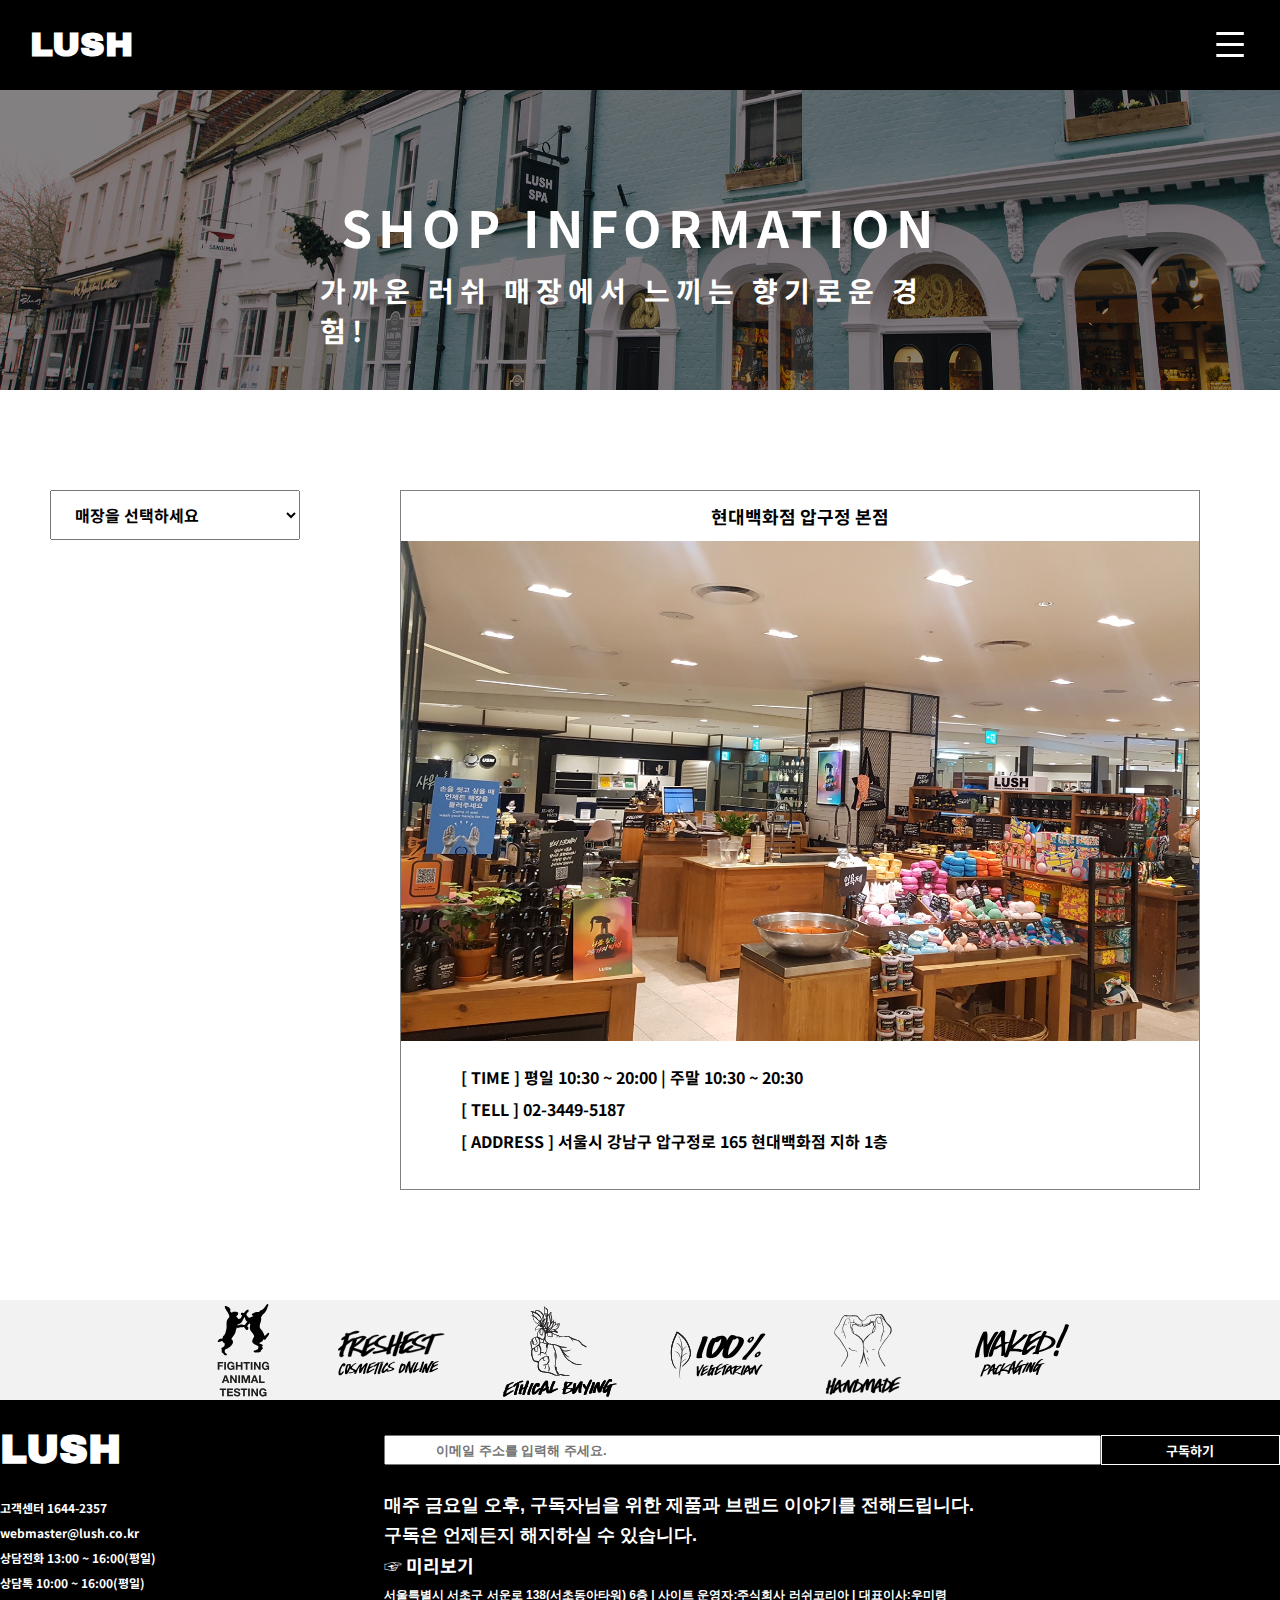
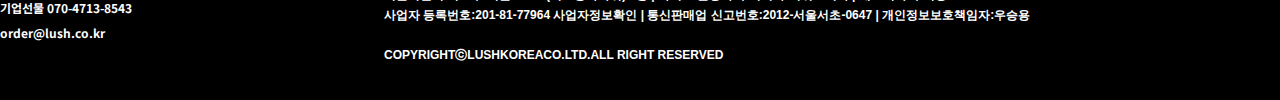
<file: store.html>
<!DOCTYPE html>
<html lang="en">
<head>
    <meta charset="UTF-8">
    <title>매장안내</title>
    
    <link rel="stylesheet" href="css/store.css">
    <link rel="stylesheet" href="https://cdnjs.cloudflare.com/ajax/libs/font-awesome/5.8.2/css/all.min.css"/>
    
    <script src="https://ajax.googleapis.com/ajax/libs/jquery/3.6.0/jquery.min.js"></script>
    <script src="js/store.js"></script>
</head>
<body>
	<header>
		<div class="wrap_header">
			<a href="index.html" id="logo_home">LUSH</a><!--로고-->
			<div>
				<a href="#" id="menu_icon">
					<img src="img/main/menu_icon.png" alt="메뉴버튼이미지" >
				</a>
			</div>
		</div>
    </header>
    <div id="main2"></div> <!--메뉴 띄울 박스-->
    <section>
        <article class="at at1" id="at1">
        	<p id="at1_title1">SHOP INFORMATION</p>
        	<p id="at1_title2">가까운 러쉬 매장에서 느끼는 향기로운 경험!</p>
        </article>

		<article class="at at3" id="at3">
			<div class="wrap">
				<div class="at3_menu">
					<select name="at3_combo" onchange="at3_combo(this)">
						<option>매장을 선택하세요</option>
						<option>현대백화점 압구정 본점</option>
						<option>롯데백화점 영등포점</option>
						<option>롯데몰 수지점</option>
						<option>롯데백화점 인천터미널점</option>
						<option>현대백화점 판교점</option>
						<option>현대백화점 충청점</option>
						<option>현대아울렛 송도점</option>
						<option>현대백화점 디큐브시티점</option>
						<option>마리오몰점</option>
						<option>스타필드 고양점</option>
					</select>
				</div>
				
				<div class="at3_combo_cont">
					<div class="at3_title">
						<div class="at3_combo_title"></div>
						<div class="at3_combo_title"></div>
						<div class="at3_combo_title"></div>
						<div class="at3_combo_title"></div>
						<div class="at3_combo_title"></div>
						<div class="at3_combo_title"></div>
						<div class="at3_combo_title"></div>
						<div class="at3_combo_title"></div>
						<div class="at3_combo_title"></div>
						<div class="at3_combo_title"></div>
					</div>
					<div class="at3_box">
						<div class="at3_combo_box"></div>
						<div class="at3_combo_box"></div>
						<div class="at3_combo_box"></div>
						<div class="at3_combo_box"></div>
						<div class="at3_combo_box"></div>
						<div class="at3_combo_box"></div>
						<div class="at3_combo_box"></div>
						<div class="at3_combo_box"></div>
						<div class="at3_combo_box"></div>
						<div class="at3_combo_box"></div>
					</div>

					<div class="at3_text">
						<div class="at3_combo_text"></div>
						<div class="at3_combo_text"></div>
						<div class="at3_combo_text"></div>
						<div class="at3_combo_text"></div>
						<div class="at3_combo_text"></div>
						<div class="at3_combo_text"></div>
						<div class="at3_combo_text"></div>
						<div class="at3_combo_text"></div>
						<div class="at3_combo_text"></div>
						<div class="at3_combo_text"></div>
					</div>
				</div>
			</div>
		</article>

        <article class="at at6" id="at6">
            <div id="footer_img"></div>
        </article> <!--하단 그림-->
    </section>

    <!--footer 따로 분리 후 html연결-->
    <div class="footer"></div>
</body>
</html>
</file>
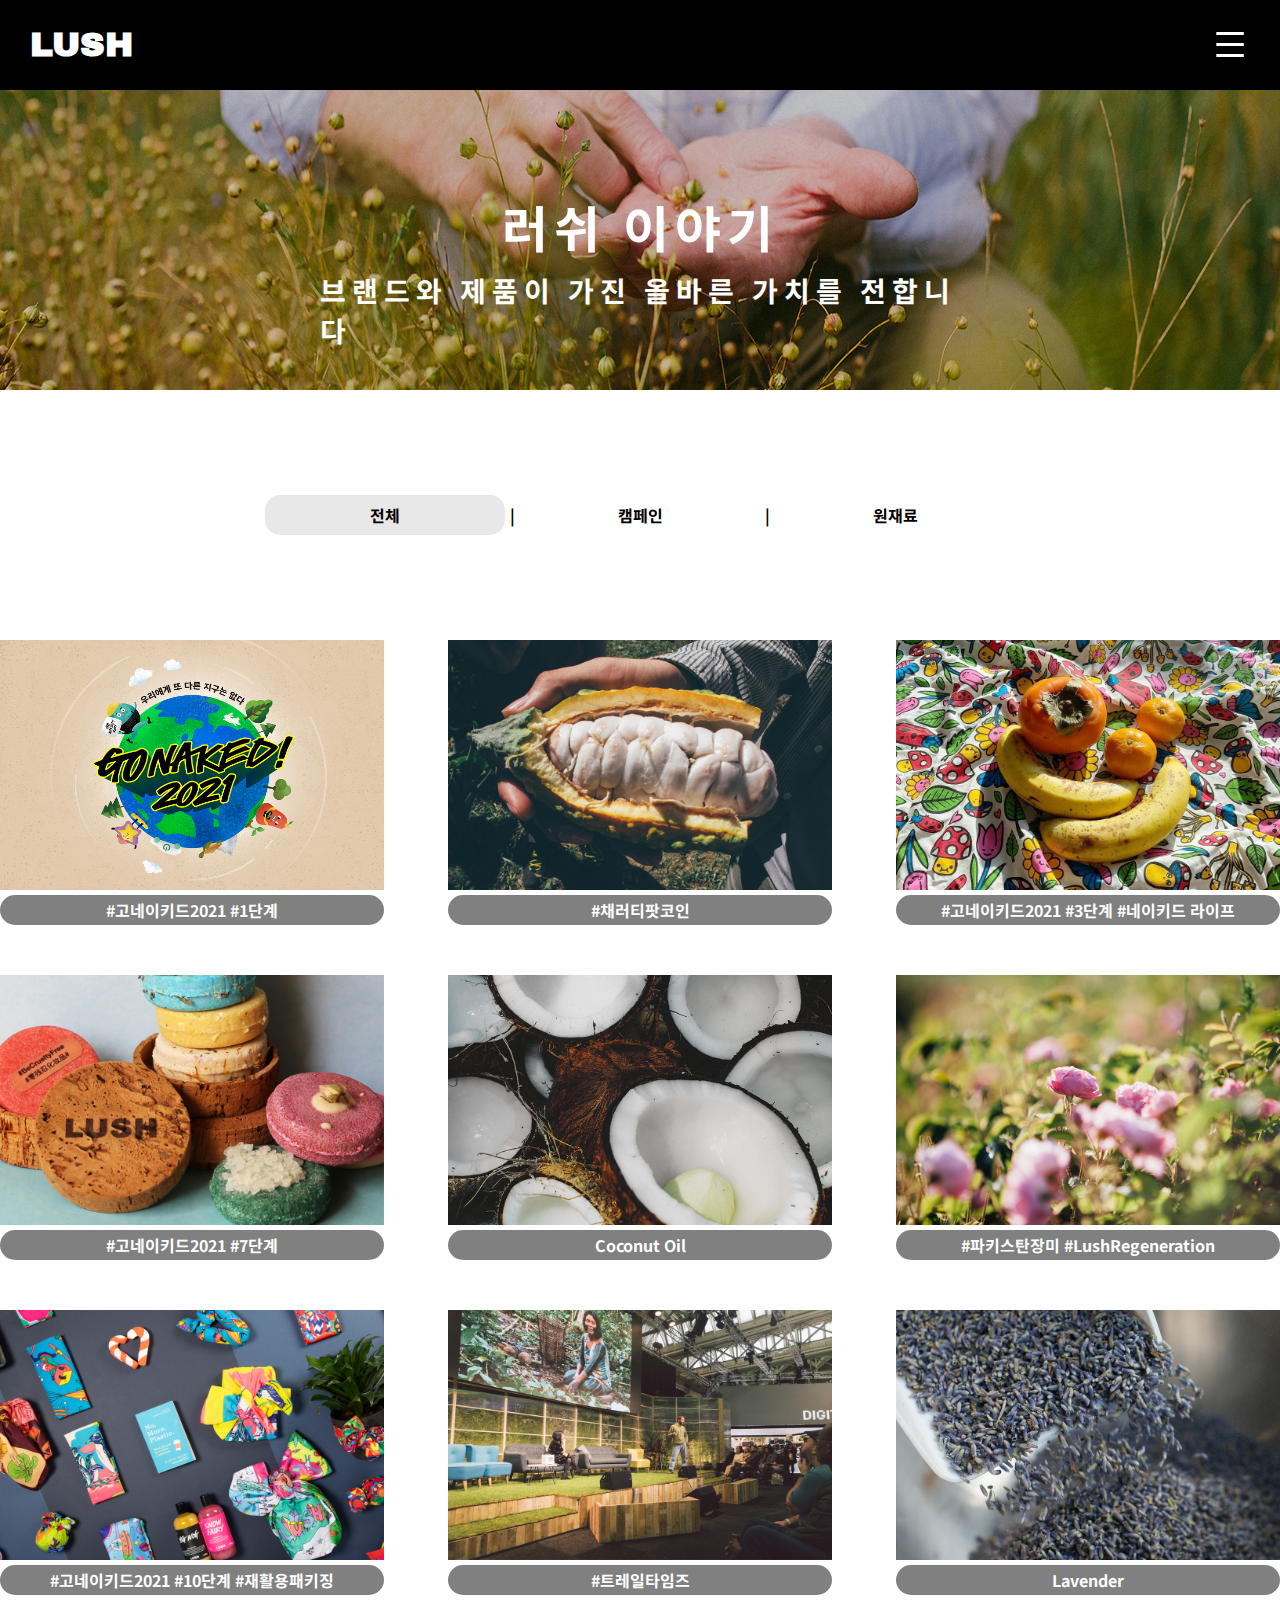
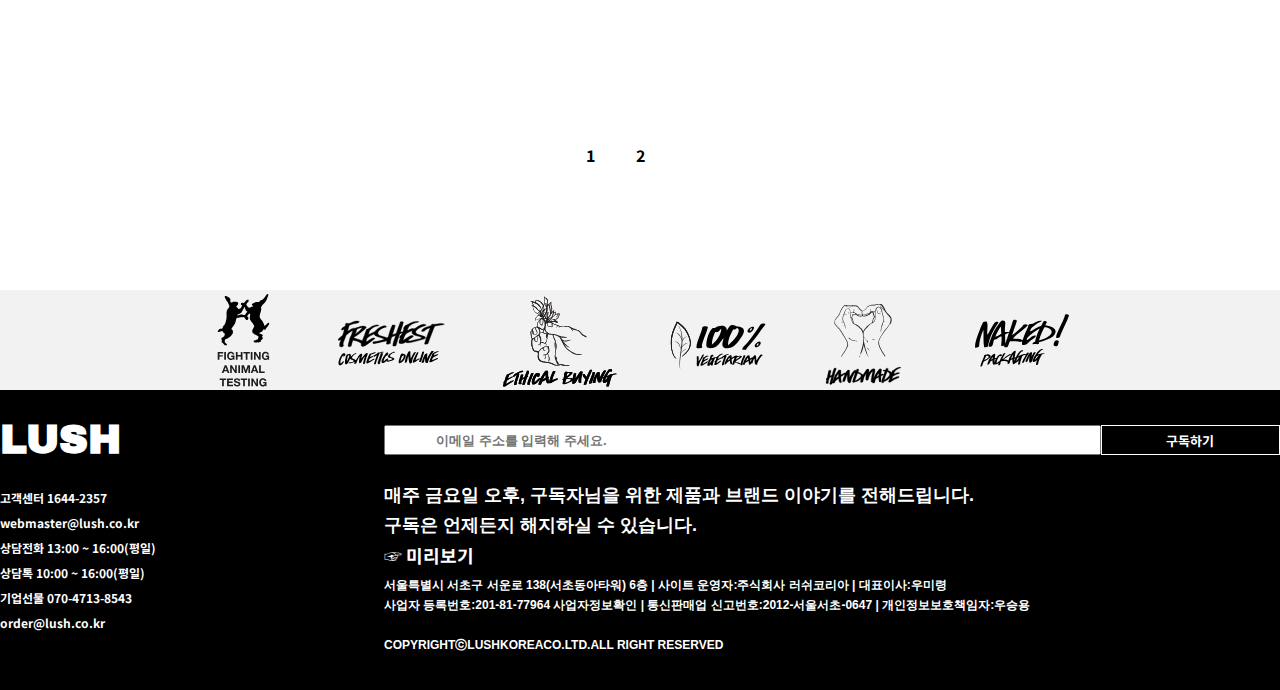
<file: story.html>
<!DOCTYPE html>
<html lang="en">
<head>
    <meta charset="UTF-8">
    <title>러쉬이야기</title>
    
    <link rel="stylesheet" href="css/story.css">
    <link rel="stylesheet" href="https://cdnjs.cloudflare.com/ajax/libs/font-awesome/5.8.2/css/all.min.css"/>
    
    <script src="https://ajax.googleapis.com/ajax/libs/jquery/3.6.0/jquery.min.js"></script>
    <script src="js/story.js"></script>
</head>
<body>
	
	<header>
		<div class="wrap">
			<a href="index.html" id="logo_home">LUSH</a><!--로고-->
			<div>
				<a href="#" id="menu_icon">
					<img src="img/main/menu_icon.png" alt="메뉴버튼이미지" >
				</a>
			</div>
		</div>
    </header>
    
 	<div id="main2"></div> <!--메뉴 띄울 박스-->
    
    <section>
        <article class="at1" id="at1">
        	<p id="at1_title1">러쉬 이야기</p>
        	<p id="at1_title2">브랜드와 제품이 가진 올바른 가치를 전합니다</p>
        </article>

        <article class="at2" id="at2">
        	
        	<ul class="at2_2">
        	    <li class="at2_2btn">전체</li>
        	    <li class="line">|</li>
        	    <li class="at2_2btn">캠페인</li>
        	    <li class="line">|</li>
        	    <li class="at2_2btn">원재료</li>
        	</ul>
        </article>
       

        <article class="at at3" id="at3">
        	<ul class="content_img">
			<!-- 캠페인이미지랑 원재료이미지 섞어서 넣음 - 페이지1   		-->
        		<li>
					<img src="img/story/img1.jpg" alt="#고네이키드2021 #1단계">
					<p>#고네이키드2021 #1단계</p>
        		</li>
        		
        		<li>
        			<img src="img/story/material/img1.jpg" alt="#채러티팟코인">
        			<p>#채러티팟코인</p>
        		</li>
        		
        		<li>
        			<img src="img/story/img2.jpg" alt="#고네이키드2021 #3단계 #네이키드 라이프">
        			<p>#고네이키드2021 #3단계 #네이키드 라이프</p>
        		</li>
        		
        		<li>
        			<img src="img/story/img3.jpg" alt="#고네이키드2021 #7단계">
        			<p>#고네이키드2021 #7단계</p>
        		</li>
        		
        		<li>
        			<img src="img/story/material/img3.jpg" alt="Coconut Oil">
        			<p>Coconut Oil</p>
        		</li>
        		
        		<li>
        			<img src="img/story/material/img2.jpg" alt="#파키스탄장미 #LushRegeneration">
        			<p>#파키스탄장미 #LushRegeneration</p>
        		</li>
        		
        		<li>
        			<img src="img/story/img4.jpg" alt="#고네이키드2021 #10단계 #재활용패키징">
        			<p>#고네이키드2021 #10단계 #재활용패키징</p>
        		</li>
        		
        		<li>
        			<img src="img/story/img5.jpg" alt="#트레일타임즈">
        			<p>#트레일타임즈</p>
        		</li>
        		
        		<li>
        			<img src="img/story/material/img4.jpg" alt="Lavender">
        			<p>Lavender</p>
        		</li>
        	</ul>

			<ul class="page_number">
                <li onclick="page_func(3)">1</li>
                <li onclick="page_func(4)">2</li>
               
        	</ul>
        </article>
        
        <article class="at at4" id="at4">
        	<ul class="content_img">
			<!-- 캠페인이미지랑 원재료이미지 섞어서 넣음 - 페이지2   		-->
        		<li>
        			<img src="img/story/material/img5.jpg" alt="Grapefruit">
        			<p>Grapefruit</p>
        		</li>
        		
        		<li>
        			<img src="img/story/img6.jpg" alt="#트레일타임즈">
        			<p>#트레일타임즈</p>
        		</li>
        		
        		<li>
        			<img src="img/story/img7.jpg" alt="#그래쓰루츠 #트레일타임즈">
        			<p>#그래쓰루츠 #트레일타임즈</p>
        		</li>
        		
        		<li>
        			<img src="img/story/material/img6.jpg" alt="#eggfree">
        			<p>#eggfree</p>
        		</li>
        		
        		<li>
        			<img src="img/story/material/img7.jpg" alt="Jasmine">
        			<p>Jasmine</p>
        		</li>
        		
        		<li>
        			<img src="img/story/img8.jpg" alt="지속가능성을 넘어 재생가능성으로">
        			<p>지속가능성을 넘어 재생가능성으로 </p>
        		</li>
        		
        		<li>
        			<img src="img/story/img9.jpg" alt="베지테리언 정책">
        			<p>베지테리언 정책</p>
        		</li>
        		
        		<li>
        			<img src="img/story/img10.jpg" alt="기후위기를 극복하는 비거뉴어리">
        			<p>기후위기를 극복하는 비거뉴어리</p>
        		</li>
        		
        		<li>
        			<img src="img/story/material/img8.jpg" alt="Organic Avocado Oil">
        			<p>Organic Avocado Oil</p>
        		</li>
        	</ul>

			<ul class="page_number">
                <li onclick="page_func(3)">1</li>
                <li onclick="page_func(4)">2</li>
               
        	</ul>
        </article>

		<!--캠페인-->
       <article class="at at5" id="at5">
			<ul class="content_img">
        		<li>
        			<img src="img/story/img1.jpg" alt="#고네이키드2021 #1단계">
        			<p>#고네이키드2021 #1단계</p>
        		</li>
        		<li>
        			<img src="img/story/img2.jpg" alt="#고네이키드2021 #3단계 #네이키드 라이프">
        			<p>#고네이키드2021 #3단계 #네이키드 라이프</p>
        		</li>
        		<li>
        			<img src="img/story/img3.jpg" alt="#고네이키드2021 #7단계">
        			<p>#고네이키드2021 #7단계</p>
        		</li>
        		<li>
        			<img src="img/story/img4.jpg" alt="#고네이키드2021 #10단계 #재활용패키징">
        			<p>#고네이키드2021 #10단계 #재활용패키징</p>
        		</li>
        		<li>
        			<img src="img/story/img5.jpg" alt="#트레일타임즈">
        			<p>#트레일타임즈</p>
        		</li>
        		<li>
        			<img src="img/story/img6.jpg" alt="#트레일타임즈">
        			<p>#트레일타임즈</p>
        		</li>
        		<li>
        			<img src="img/story/img7.jpg" alt="#그래쓰루츠 #트레일타임즈">
        			<p>#그래쓰루츠 #트레일타임즈</p>
        		</li>
        		<li>
        			<img src="img/story/img8.jpg" alt="지속가능성을 넘어 재생가능성으로">
        			<p>지속가능성을 넘어 재생가능성으로</p>
        		</li>
        		<li>
        			<img src="img/story/img9.jpg" alt="베지테리언 정책">
        			<p>베지테리언 정책</p>
        		</li>
        	</ul>

			
		</article>
		
		<!--원재료-->
       <article class="at at6" id="at6">
			<ul class="content_img"> 		
        		<li>
        			<img src="img/story/material/img1.jpg" alt="#채러티팟코인">
        			<p>#채러티팟코인</p>
        		</li>
        		<li>
        			<img src="img/story/material/img2.jpg" alt="#파키스탄장미 #LushRegeneration">
        			<p>#파키스탄장미 #LushRegeneration</p>
        		</li>
        		<li>
        			<img src="img/story/material/img3.jpg" alt="Coconut Oil">
        			<p>Coconut Oil</p>
        		</li>
        		<li>
        			<img src="img/story/material/img4.jpg" alt="Lavender">
        			<p>Lavender</p>
        		</li>
        		<li>
        			<img src="img/story/material/img5.jpg" alt="Grapefruit">
        			<p>Grapefruit</p>
        		</li>
        		<li>
        			<img src="img/story/material/img6.jpg" alt="#eggfree">
        			<p>#eggfree</p>
        		</li>
        		<li>
        			<img src="img/story/material/img7.jpg" alt="Jasmine">
        			<p>Jasmine</p>
        		</li>
        		<li>
        			<img src="img/story/material/img8.jpg" alt="Organic Avocado Oil">
        			<p>Organic Avocado Oil</p>
        		</li>
        		<li>
        			<img src="img/story/material/img9.jpg" alt="Sea Salt">
        			<p>Sea Salt</p>
        		</li>
        		
        	</ul>
		</article>
    </section>

	<!-- 하단 그림 -->
    <div class="at7" id="at7">
		<div id="footer_img"></div>
	</div> 
	
	<div class="layer_bg">
		<div class="layer">
			<h2 class="layer_title"></h2>
			<div class="layer_img"></div>
			<div class="layer_text"></div>
			<a href="#" class="close"><i class="fas fa-times"></i></a>
		</div>
	</div>

    <!--footer 따로 분리 후 html연결-->
    <div class="footer"></div>
</body>
</html>
</file>
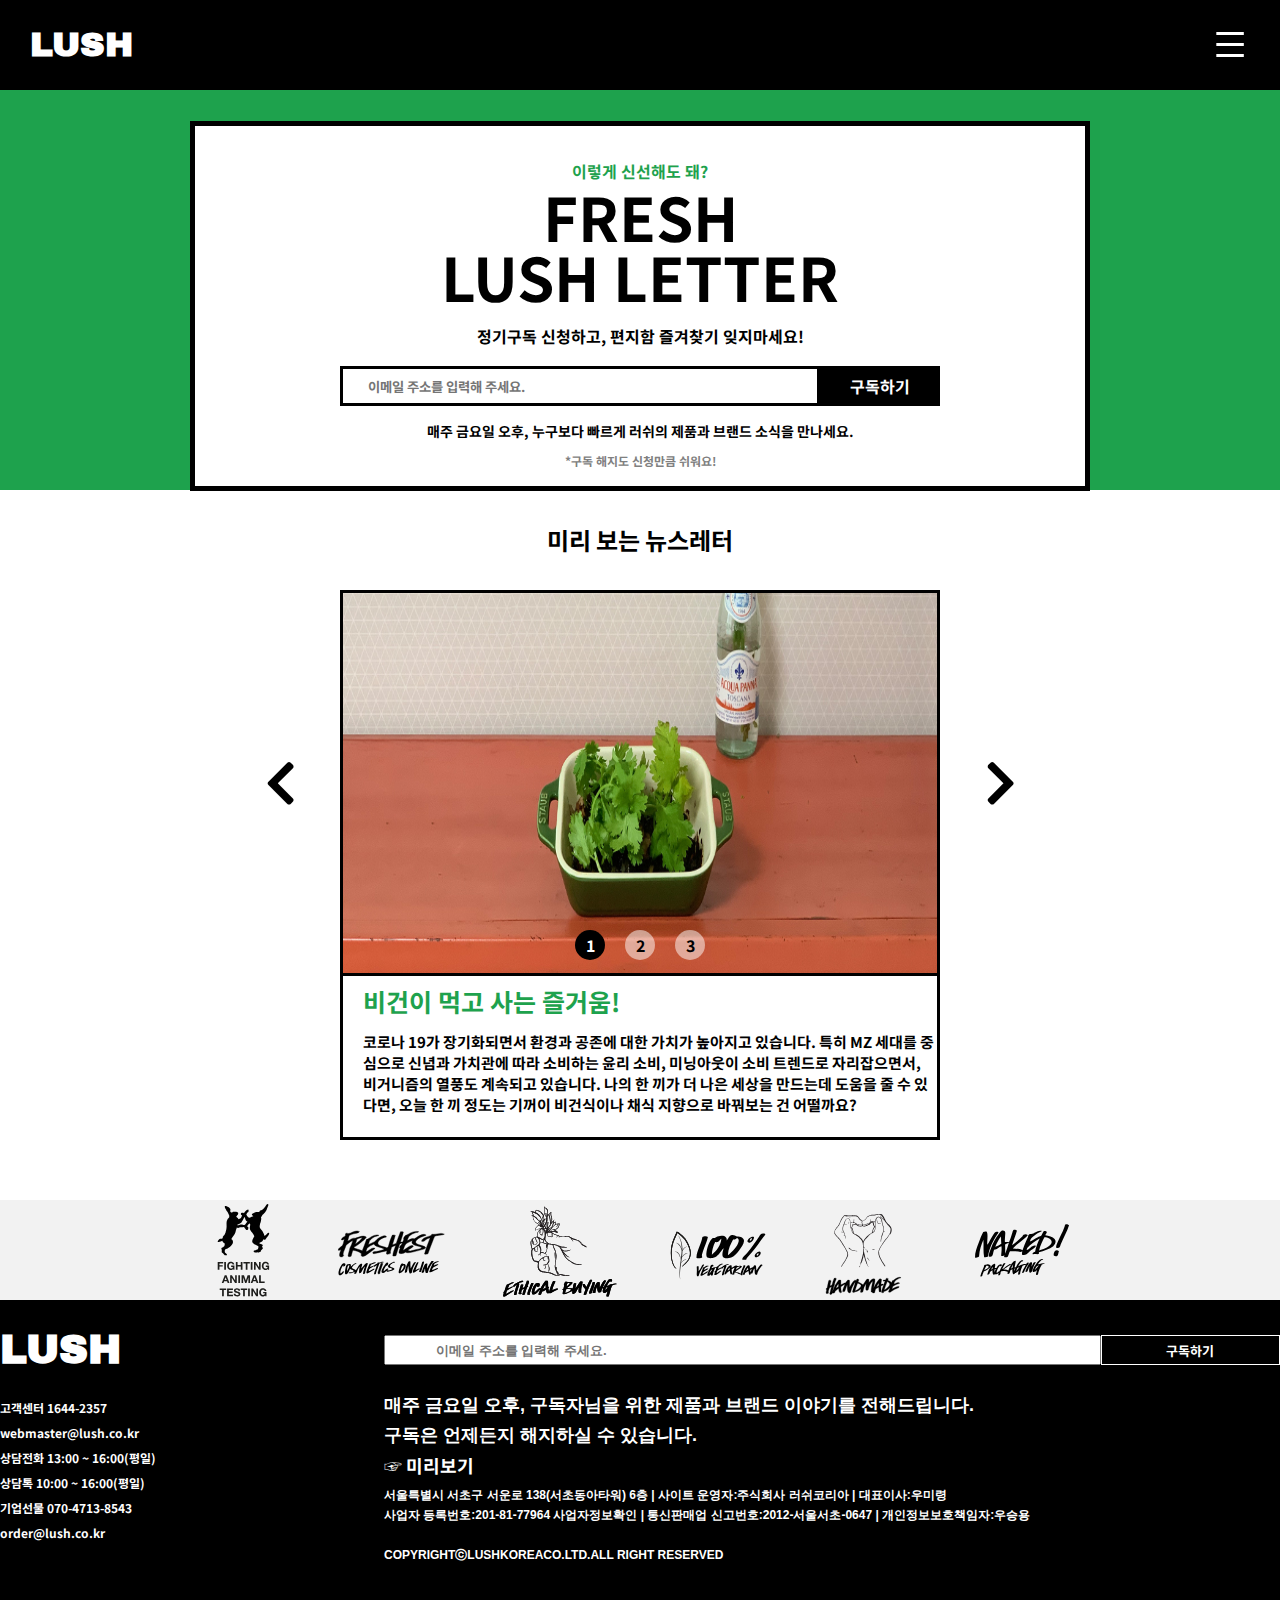
<file: subscription.html>
<!DOCTYPE html>
<html lang="en">
<head>
    <meta charset="UTF-8">
    <title>구독</title>
    
    <link rel="stylesheet" href="css/subscription.css">
    <link rel="stylesheet" href="https://cdnjs.cloudflare.com/ajax/libs/font-awesome/5.8.2/css/all.min.css"/>
    
    <script src="https://ajax.googleapis.com/ajax/libs/jquery/3.6.0/jquery.min.js"></script>
    <script src="js/subscription.js"></script>
</head>
<body>
	<header>
		<div class="wrap">
			<a href="index.html" id="logo_home">LUSH</a><!--로고-->
			<div>
				<a href="#" id="menu_icon">
					<img src="img/main/menu_icon.png" alt="메뉴버튼이미지" >
				</a>
			</div>
		</div>
    </header>
    
 	<div id="main2"></div> <!--메뉴 띄울 박스-->

    <section>
        <article class="at at1" id="at1">
        	<div>
        	    <ul>
        	        <li>이렇게 신선해도 돼?</li>
        	        <li>FRESH</li>
        	        <li>LUSH LETTER</li>
        	        <li>정기구독 신청하고, 편지함 즐겨찾기 잊지마세요!</li>
        	        <li><input type="text" id="email" placeholder="이메일 주소를 입력해 주세요.">
        	        <div class="at1_btn">구독하기</div></li>
        	        <li>매주 금요일 오후, 누구보다 빠르게 러쉬의 제품과 브랜드 소식을 만나세요.</li>
        	        <li>*구독 해지도 신청만큼 쉬워요!</li>
        	    </ul>
        	</div>
        </article>

        <article class="at at2" id="at2">
            <h2>미리 보는 뉴스레터</h2>
        	<div class="at2_big">
				<ul class="at2_img">
					<li></li>
					<li></li>
					<li></li>
				</ul>
				<ul class="at2_title">
					<li style="color:#1ea24d"></li>
					<li style="color:#c94443"></li>
					<li style="color:#c7a32b"></li>
	 			</ul>
                <ul class="at2_text">
					<li></li>
					<li></li>
					<li></li>
				</ul>
			</div>

			<ul class="at2_btn3">
				<li>1</li>
				<li>2</li>
				<li>3</li>
			</ul>

			<ul class="at2_arrow">
				<li class="at2_left"><i class="fas fa-chevron-left"></i></li>
				<li class="at2_right"><i class="fas fa-chevron-right"></i></li>
			</ul>
        	
        </article>

        <article class="at at6" id="at6">
            <div id="footer_img"></div>
        </article> <!--하단 그림-->

        
    </section>

    <!--footer 따로 분리 후 html연결-->
    <div class="footer"></div>

	<div class="layer_bg">
		<div class="layer">
			<ul>
				<li>구독 신청이 완료되었습니다. <br>
					우리 뉴스레터를 받는 당신, 멋져요!
				</li>
				<li>
					뉴스 구독 서비스 마케팅 활용 동의 내역 <br>
					전송자 : (주)러쉬코리아 <br>
					처리내용 : 수신 동의 처리완료
				</li>
				<li class="ok_btn">확인</li>

			</ul>
		</div>
	</div>
</body>
</html>
</file>
<file: css/index.css>
@import url('https://fonts.googleapis.com/css2?family=Archivo+Black&family=Black+Han+Sans&display=swap');
@import url('https://fonts.googleapis.com/css2?family=Noto+Sans+KR:wght@300&display=swap');
*{    
    margin:0; padding: 0;
    box-sizing: border-box;
    list-style: none; 
    font-family: 'Noto Sans KR', sans-serif;
    font-weight: bold;
}
a{text-decoration: none; color:black;}
/*---------start----------------*/
header{
	position: fixed;
	top:0; left: 0;
    
    z-index: 100;
	width: 100%; height: 90px;
	background: black;
    padding-top: 10px;
}
header .wrap{
    max-width: 1280px; height: 70px;
    margin: 0 auto;
}
/*상단-로고*/
.wrap #logo_home{
    float: left;
    margin-left: 30px; line-height: 70px;
    font-size:34px; color: white;
    font-family: 'Archivo Black', sans-serif;
}
.wrap div:nth-child(2){
	width: 60px; height: 100%;
	margin-left: 1200px;
}
.wrap div:nth-child(2) a{
	display: block;
	width: 100%; height: 100%;
}

.wrap div:nth-child(2) a img{
	width: 100%; height: 100%;
} 

/*---------main----------------*/
#main{
	position: relative;
	top: 0; left: 0;
	width: 1280px; height: 850px;
	background: url(../img/main/main_video.jpg);
	background-size: 100% 100%;
	margin: 0 auto;
}

/* top버튼 */
.topBtn{
    position: fixed;
    bottom:100px; left: 50%;
    transform: translateX(-50%);
    min-width: 1400px; height: 50px;
}

.topBtn i{
    position: relative;
    top:0; left: 1350px;
    width: 50px; height: 50px;
    font-size: 50px;
    color:#8161AB; cursor: pointer;
}

/*메뉴 띄울공간*/
#main2{
	position: fixed;
    top:0px; left: 50%;
    width: 1280px; height: 800px;
    transform: translateX(-50%);
	display: none;
}
#main>p{
    width: 60%;
    color:white;
    text-align: center;
    font-family: 'Archivo Black', sans-serif;
}

#main>p:first-child{
	position: absolute;
    top:0; left: 20%;
	height:200px; 
	font-size: 110px; line-height: 200px;
    animation: main_text1_move 1s;
    animation-fill-mode: forwards;
}

@keyframes main_text1_move{
    0%{top:-20%}
    100%{top:35%}
}

#main>p:nth-child(2){
	position: absolute;
    top:55%; left: -70%;
	height:100px;
	font-size: 28px;
	line-height: 100px;
    animation: main_text2_move 1s;
    animation-fill-mode: forwards;
    animation-delay: 1s;
}

@keyframes main_text2_move{
     0%{left:-70%}
    100%{left:20%}
}

/*---------at1(러쉬소개) 시작----------------*/

section article{
    position: relative;
    top:0px; left:0;
    margin: 0 auto;
}
/*--------------첫번째 컨텐츠-----------------*/
.at1{
    width: 1280px;  height: 800px;
    background: #f2f2f2;
    padding-top: 50px;
}

/*러쉬 소개의 큰 타이틀*/
.at1>p{
	width: 1180px; height: 100px;
	margin:  0 auto;
	text-align: center; line-height: 30px;
	font-size: 19px; 
}

/*이미지 및 텍스트*/
.at1>ul{
	width: 1100px; height: 600px;
    margin: 0 auto;
}

/*이미지 초기 위치 설정*/
.at1>ul>.at1_content1{
    position: relative;
	float: left;
	opacity: 0; top:250px;
	transition: 1.5s;
}

/*각자 위치 잡기*/
.at1>ul>li:nth-child(1){
	left: 0;
	width: 230px; height: 230px;
}

.at1>ul>li:nth-child(2){
	left:20px;
	width: 300px; height: 300px;
}

.at1>ul>li:nth-child(3){
	left:50px;
	width: 260px; height: 260px;
}

.at1>ul>li:nth-child(4){
	left: 80px;
	width: 220px; height: 220px;
}

/*동그란 그림*/
.at1>ul>li>.at1_img{
	border-radius: 100%;
	width: 100%; height: 100%;
    overflow: hidden;
}
.at1>ul>li>.at1_img>div{
	width: 100%; height: 100%;
	transition: 0.5s;
}
/*그림에 대한 텍스트*/
.at1>ul>li>.at1_text{
	margin-top: 20px;
	width: 100%; height: 120px;
	text-align: center; line-height: 23px;
	font-size: 14px; 
}
/*그림에 대한 강조텍스트*/
.at1 ul li .at1_text span{
    color:#1ea24d; font-size: 17px;
}

/*러쉬 더 알아보기 버튼*/
.at1>#btn1{
    position: relative;
    top:-10px; left:0; /*위에 큰 타이틀도 p태그라서 margin : 50 영향받음*/
    width: 400px; height: 30px; 
    border: 1px solid #1ea24d;
    border-radius: 25px;
    text-align: center; line-height: 30px;
    font-size: 14px; 
	cursor: pointer;
    background: white;
}

.at1>#btn1:hover{
    background: #1ea24c96; color:white;
}

/*-----at2(이미지 슬라이드) 시작-----*/
.at2{
	position: relative;
	top:0; left: 0;
    width:1280px;
	height: 800px;
	overflow: hidden;
	
}
.at2>ul{
	position: absolute;
	top:0; left: 0;
    width: 200%; height:550px;	
}
.at2>ul>li{
    float: left;
    width: 10%; height: 100%;
    padding: 1%;
}
/*그림*/
.at2>ul>li>.at2_slide_img{
    width: 100%; height: 100%;
}	

/*연도 작은 텍스트*/
.at2>ul>li>.at2_slide_date{
    position: relative;
    top:-200px; left:0;
    width: 100%; height: 20px;
    text-indent: 20px; 
}
/*큰 텍스트*/
.at2>ul>li>.at2_slide_title{
    position: relative;
    top:-200px; left:0;
    width: 100%; height: 160px;
    font-size: 20px; 
    line-height: 30px; padding: 20px;
    font-family: 'Archivo Black', sans-serif;
}		
	
/*하단 러쉬역사, 이념가치로 가는 버튼*/
.at2>table{
    position: relative;
    top:600px; left:80%;
    width: 250px; height: 100px;
    line-height: 30px;
}	


.at2>table>tbody>tr>.btn2_text{
    width: 200px;
    text-indent: 30px;
    cursor: pointer;
}

/*(중요!!)table의 첫번째 자식은 tbody라서 table>tr 적용이 안됨*/
.at2>table>tbody>tr>.btn2_arrow{
    width: 50px; text-align: left;
    cursor: pointer;
}

.at2>table>tbody>tr:nth-child(2):hover td:nth-child(2),
.at2>table>tbody>tr:nth-child(4):hover td:nth-child(2){
    transform: translateX(15px);
    transition: all 0.4s;
}

/*at3 시작 - 하단 이미지*/
.at3{
    position: relative;
    top:0px; left: 0;
    background: #f2f2f2;
    min-width:1280px; height: 100px;
}
.at3>#footer_img{
    width: 1280px; height: 100px;
    margin: 0 auto;
    background: url(../img/main/footer.svg);
    background-size: 100% 100%;
}
/*----------------at4 시작-------------------*/
.at4{
    width:1280px; height: 600px;
	overflow: hidden;
}
/*----좌측 at4메뉴----*/
.at4 .at4_menu{
	width: 220px; height: 320px;
}
.at4 .at4_menu li{
	position: relative;
	top:50px; left: -30px;
	width: 100%; height: 55px;
    
	text-indent: 50px; line-height: 55px;
    background: white;
    box-shadow : 3px -3px 6px #999;

	border-top-right-radius: 30px;
	border-bottom-right-radius:30px;
    cursor: pointer;
}

/*----좌측 at4메뉴----*/
.at4 .at4_box{
	position: absolute;
	top:50px; left: 300px;
	width: 850px; height: 500px;
	display: none;
    padding: 10px;
    
}
/*신선한 핸드메이드*/
#at4_box0{
    display: block;
}

#at4_box0 h3{
    width: 850px; height: 70px;
    text-align: center; line-height: 35px;
}
#at4_box0 p{
    width: 850px; height: 150px;
    padding: 15px;
    line-height: 25px; font-size: 14px;
}
#at4_box0 ul{
    width: 850px; height: 260px;
}

#at4_box0 ul li{
    float: left;
    width: 47%; height: 96%;
    margin: 1%;
    opacity: 1;
    transition: 1.5s;
}

/*no 포장*/

#at4_box1 h2{
    width: 500px; height: 50px;
    line-height: 50px; text-align: center;
    margin:0 auto; margin-bottom: 0;
}
#at4_box1 h4{
    width: 700px; height: 60px;
    line-height: 25px;
    margin: 0 auto;
}
#at4_box1 ul{
    width: 850px; height: 180px;
    margin: 50px auto;
}
#at4_box1 ul li{
    float: left;
    position: relative;
    top:0; left: 0;
    
    width: 180px; height: 100%;
    border-radius: 100%;
    margin-left: 26px;
}

#at4_box1 p{
    width: 700px; height: 90px;
    padding: 20px; line-height: 25px;
    margin: 0 auto; 
}


/*no 광고*/
#at4_box2{
    overflow: hidden;
}
#at4_box2 h3{
    width: 700px; height: 70px;
    line-height: 35px; text-align: center;
    margin:50px auto;
    margin-top:0;
}
#at4_box2 ul{
    width: 100%; height: 300px;
}
#at4_box2 ul li{
    float: left;
    position: relative;
    top:0; left: 0;
    width: 48%; height: 100%;
    border-radius: 15px;
    margin: 0 1%;
    transition: 1s;
}

#at4_box2 ul li:nth-child(1){ left: -55%;}
#at4_box2 ul li:nth-child(2){ left: 55%;}

/*오감 블랜딩*/
#at4_box3{
    background: url(../img/content3/at4_box3_bg.jpg);
    background-size: 100% 100%;
}
#at4_box3 ul{
    position:relative;
    top:145px; left: 70px;
    width:750px; height: 50px;
}
#at4_box3 ul li{
    position: relative;
    top:0; left: 0;
    float: left;
    width:130px; height: 50px;
    border-radius: 20px;
    text-align: center; line-height: 50px;
    margin-right: 10px; font-size: 23px;
    cursor: pointer;
}
#at4_box3 ul li:nth-child(2),
#at4_box3 ul li:nth-child(4){
    top:125px;
}

#at4_box3 ul li div{
    position: relative;
    top:0px; left: -35px;
    
    width: 200px; height: 120px;
    border-top-right-radius: 15px;
    border-bottom-left-radius: 15px;
    font-size: 14px;
    line-height: 20px; text-align: center;
    padding: 10px;
}
#at4_box3 ul li:nth-child(1) div,
#at4_box3 ul li:nth-child(3) div,
#at4_box3 ul li:nth-child(5) div{
    top:-170px;
}

#at4_box3 ul li div span{
    font-size: 16px;
}
/*후각*/
#at4_box3 ul li:nth-child(1){
    background: rgba(252, 217, 68, 0.72);
}
#at4_box3 ul li:nth-child(1) div{
    border: 3px solid rgba(252, 217, 68, 0.72);
}
/*시각*/
#at4_box3 ul li:nth-child(2){
    background: rgba(255, 142, 45, 0.72);
}
#at4_box3 ul li:nth-child(2) div{
    border: 3px solid rgba(255, 142, 45, 0.72);
}

/*청각*/
#at4_box3 ul li:nth-child(3){
    background: rgba(171, 115, 212, 0.72);
}
#at4_box3 ul li:nth-child(3) div{
    border: 3px solid rgba(171, 115, 212, 0.72);
}
/*촉각*/
#at4_box3 ul li:nth-child(4){
    background: rgba(104, 167, 230, 0.72);
}
#at4_box3 ul li:nth-child(4) div{
    border: 3px solid rgba(104, 167, 230, 0.72);
}
/*미각*/
#at4_box3 ul li:nth-child(5){
    background: rgba(131, 226, 200, 0.72);
    padding: 5px;;
}
#at4_box3 ul li:nth-child(5) div{
    border: 3px solid rgba(131, 226, 200, 0.72);
}
</file>
<file: css/believe.css>
@import url('https://fonts.googleapis.com/css2?family=Archivo+Black&family=Black+Han+Sans&display=swap');
@import url('https://fonts.googleapis.com/css2?family=Noto+Sans+KR:wght@300&display=swap'); 

*{    
    margin:0; padding: 0;
    box-sizing: border-box;
    list-style: none;  
	font-family: 'Noto Sans KR', sans-serif;
    font-weight: bold;
}
a{text-decoration: none;}
/*---------start----------------*/
header{
	position: fixed;
	top:0; left: 0;
    
    z-index: 100;
	width: 100%; height: 90px;
	background: black;
    padding-top: 10px;
}
header .wrap{
    max-width: 1280px; height: 70px;
    margin: 0 auto;
}
/*상단-로고*/
.wrap #logo_home{
    float: left;
    margin-left: 30px; line-height: 70px;
    font-size:34px; color: white;
    font-family: 'Archivo Black', sans-serif;
}
.wrap div:nth-child(2){
	width: 60px; height: 100%;
	margin-left: 1200px;
}
.wrap div:nth-child(2) a{
	display: block;
	width: 100%; height: 100%;
}

.wrap div:nth-child(2) a img{
	width: 100%; height: 100%;
}

/* top버튼 */
.topBtn{
    position: fixed;
    bottom:100px; left: 50%;
    transform: translateX(-50%);
    min-width: 1400px; height: 50px;
}

.topBtn i{
    position: relative;
    top:0; left: 1350px;
    width: 50px; height: 50px;
    font-size: 50px;
    color:#8161AB; cursor: pointer;
}

#main2{
    position: fixed;
    top:0; left: 50%;
    width: 1280px; height: 800px;
    transform: translateX(-50%);
	display: none;
}
/*-------section시작-------*/
section{ 
    position: relative;
    top:90px; left:0;
    width: 1280px;   
    margin: 0 auto;
}
/*----------좌측공간 at1시작---------*/

.at1{
    position: relative;
    top:0; left: 0;
	z-index: -99;
    width: 640px; height: 2800px;
    background: #f2f2f2;
}

/*좌측-메뉴 타이틀 고정*/
.at1>ul{
    position: fixed;
    top:400px;
    width: 640px; height: 200px;
    
}
.at1>ul>li{ padding-left: 30px;}
.at1>ul>li:nth-child(1){
    height: 40px; font-size: 20px;
}
.at1>ul>li:nth-child(2){
    height: 160px; font-size: 35px;
    line-height: 40px;
}

/*딸기 사진*/
.at1>.strawberry{
	position: relative;
	top:600px; left: 0;
	z-index: -98;
	/*뒤배경이 z-index:-99*/
	width: 640px; height: 200px;
	background: url(../img/believe/strawberry.jpg);
	background-size: 100% 100%;
	opacity: 0.6;
}


/*----------우측 공간 at2시작---------*/
.at2{
    position: absolute;
    top:0; left: 50%;
	z-index: -99;
    width: 640px; height: 2800px;
	background:white;    
}

/*맨 처음 같이 있는 사진*/
.at2>.at2_img1{
	position: relative;
    top:0; left: 0;
    width: 100%; height: 600px;
    background: url(../img/believe/main_img.jpg);
    background-size: 100% 100%; 
}

/*title  이미지*/
.at2>.title_img{
	margin: 100px auto; 
    width: 60%; height: 100px;
    background: url(../img/believe/title.jpg);
    background-size: 100% 100%; 
}

/*텍스트1 */
.at2>.at2_text{
	margin: 0 auto; 
    width: 80%; height: 150px;
	text-align: center; line-height: 30px;
 	padding:25px;
}

/*검은바탕*/
.at2>.at2_img2{
	position: relative;
	top:50px; left: 0;
	width: 100%; height: 400px;
	background: black;
}

/*웃고있는 여자 이미지*/
.at2>.at2_img2>img{
	width: 300px; 
	margin-top: 30px;
	margin-left: 310px;
}
/*텍스트2*/
.at2>.at2_img2>p:nth-child(2){
	position: absolute;
	top:60px; left: 30px;
	color: white; line-height: 25px;
	font-size: 14px;
	width:260px; height: 130px;
}
/*텍스트2*/
.at2>.at2_img2>p:nth-child(3){
	position: absolute;
	top:210px; left: 30px;
	color: white; line-height: 25px;
	font-size: 14px;
	width:260px; height: 150px;
}

.at2>.at2_text2{
	position: relative;
	top:100px; left: 0;
	
	width: 100%; height: 250px;
	text-align: center; padding:25px;
	line-height: 30px;
}

/*이미지 3개 중첩하는 공간*/
.at2>.at2_img3{
	position: relative;
	top:100px; left: 0;
	width: 100%; height: 450px;
}


.at2>.at2_img3>.overlay_img{
	position: absolute;
	top:0; left: 0;
	width: 50%; 
	margin-left: 25%;
	box-shadow: 10px 10px 5px rgba(128, 128, 128, 0.29);
    opacity: 0;
}

.at2>.at2_img3>img:nth-child(1){
	top:50px; left: 10px;
	z-index: 3;
}
.at2>.at2_img3>img:nth-child(2){
	top:90px; left: -40px;
	z-index: 2;
}

.at2>.at2_img3>img:nth-child(3){
	top:120px; left: 50px;
	z-index: 1;
}


/*텍스트3*/
.at2>.at2_text3{
	position: relative;
	top:150px; left: 0;
	
	width: 100%; height: 250px;
	text-align: center; padding:25px;
	line-height: 30px;
	
}
/*at3 시작 - 하단 이미지*/
.at3{
	
    background: #f2f2f2;
    min-width: 1280px; height: 100px;
}
.at3>#footer_img{
    width: 1280px; height: 100px;
    margin: 0 auto;
	z-index: 100;
    background: url(../img/main/footer.svg);
    background-size: 100% 100%;
}
</file>
<file: css/event.css>
@import url('https://fonts.googleapis.com/css2?family=Archivo+Black&family=Black+Han+Sans&display=swap');
@import url('https://fonts.googleapis.com/css2?family=Noto+Sans+KR:wght@300&display=swap'); 

*{    
    margin:0; padding: 0;
    box-sizing: border-box;
    list-style: none;  
	font-family: 'Noto Sans KR', sans-serif;
    font-weight: bold;
}
a{text-decoration: none;}
/*---------start----------------*/
header{
	position: fixed;
	top:0; left: 0;
    
    z-index: 100;
	width: 100%; height: 90px;
	background: black;
    padding-top: 10px;
}
header .wrap{
    max-width: 1280px; height: 70px;
    margin: 0 auto;
}
/*상단-로고*/
.wrap #logo_home{
    float: left;
    margin-left: 30px; line-height: 70px;
    font-size:34px; color: white;
    font-family: 'Archivo Black', sans-serif;
}
.wrap div:nth-child(2){
	width: 60px; height: 100%;
	margin-left: 1200px;
}
.wrap div:nth-child(2) a{
	display: block;
	width: 100%; height: 100%;
}

.wrap div:nth-child(2) a img{
	width: 100%; height: 100%;
}  


/*메뉴 띄울 박스*/
#main2{
    position: fixed;
    top:0; left: 50%;
    width: 1280px; height: 800px;
    transform: translateX(-50%);
	display: none;
}
/*==================================================*/
/*-------section시작-------*/
section article{
    position: relative;
    top:90px; left:0;
	min-width: 1280px; 
	margin: 0 auto;
}
.at1{
	height: 300px;
	background: url(../img/event/main_bg.jpg);
	background-size: 100% 100%;
}

.at1>#at1_title1{
	position: absolute;
	top:100px; left: 50%;
	transform: translateX(-50%);
	font-size: 50px;
    color: white; 
}


/*---at2----시작*/
.at2{ 	height: 250px;}

/*---------------at2_2------------------*/
.at2>.at2_2{
	position: absolute;
	top:105px; left: 50%;
	transform: translateX(-50%);
	width: 750px; height: 40px;
}
.at2>.at2_2>li{
	float: left;
	width: 32%;
	text-align: center; line-height: 40px;
    cursor: pointer;
	border-radius: 15px;
}

.at2>.at2_2>.line{
	float: left;
	width: 2%;
    cursor: none;
}


/*---------------at3------------------*/
.at3{
	width:1280px;
	height: 1250px;
    display: block;
	transition: all 0.5s;
}

.at4{ 
	width: 1280px; 
	/* 트리구조로 열렸다 닫혔다해서 height는 안씀 */
    display: none;
}

.at5{
	width: 1280px; height: 1400px;
    display: none;
}

.at6{
	width: 1280px; height: 1050px;
    display: none;
}

.at3>.content_img{	width: 1280px;}
.at5>.content_img{
	width: 1280px; height: 1250px;
}
.at6>.content_img{
	width: 1280px; height: 900px;
}

.at3>.content_img>li,.at5>.content_img>li,.at6>.content_img>li{
	position: relative;
	top:0; left: 0;
	float: left;
	width: 30%; height: 350px;
	margin-bottom: 50px;
	overflow: hidden;
}
/*마우스 효과주기*/
.at3>.content_img>li>img:hover,.at5>.content_img>li>img:hover, .at6>.content_img>li>img:hover{
	transform: scale(1.2);
}


/*----위치 맞추기-----*/
/*진행중 이벤트 이미지*/
.at3 ul{
	float: left;
	height: 100%;
}
.at3>.content_img>li>img{
	width: 100%; height: 250px;
	transition: all 0.5s;
	overflow: hidden;
	cursor: pointer;
}

/*종료된 이벤트 이미지-살짝 어둡게하기*/
.at5>.content_img>li>img,.at6>.content_img>li>img{
	width: 100%; height: 250px;
	transition: all 0.5s;
	overflow: hidden;
	opacity: 0.5;
	cursor: pointer;
}

/*하단 텍스트 전체 틀*/
.at3>.content_img>li>p,.at5>.content_img>li>p,.at6>.content_img>li>p{
	position: absolute;
	top:250px; left: 0;
	
	width: 100%; height: 90px;
	background: white;
	font-size: 11px; line-height: 25px; text-align: center;
	padding-left: 15px; padding-top: 5px;
	margin-top: 5px;
	
}
/*진행중 이벤트-하단 텍스트들*/
.at3>.content_img>li>p>.title_text{
	font-size: 18px;
}
.at3>.content_img>li>p>.sub_text{
	font-size: 15px; 
}
.at3>.content_img>li>p>.ymd{
	font-size: 13px; color:gray;
}

/*진행중 이벤트-오른쪽 박스 공간*/
.at3 .content_box{
	position: absolute;
	top:0; right: 0;
	width: 850px; 
	background:white;

	border: 4px solid #ccc;
	border-radius: 20px;
	display: none;
}
.at3 .content_box li{
	position: absolute;
	top:0; left: 0;
	width: 100%; height: 100%;
}
/* 닫기 버튼 */
.content_box_close{
	position: absolute;
	top:15px; right: 15px;
	width: 30px; height: 30px;
	display: none;
}
.content_box_close i{
	display: block; color:black;
	text-align: center; line-height: 30px;
	font-size: 30px;
} 

/*종료된 이벤트-하단 텍스트들-회색으로 하려고 따로*/
.at5>.content_img>li>p>.title_text,
.at6>.content_img>li>p>.title_text{
	font-size: 18px;  color: gray;
}
.at5>.content_img>li>p>.sub_text,
.at6>.content_img>li>p>.sub_text{
	font-size: 15px; color: gray;
}
.at5>.content_img>li>p>.ymd,
.at6>.content_img>li>p>.ymd{
	font-size: 13px; color:gray;
	
}

.at3>.content_img>li:nth-child(1),
.at3>.content_img>li:nth-child(4),
.at3>.content_img>li:nth-child(7),
.at5>.content_img>li:nth-child(1),
.at5>.content_img>li:nth-child(4),
.at5>.content_img>li:nth-child(7),
.at6>.content_img>li:nth-child(1),
.at6>.content_img>li:nth-child(4),
.at6>.content_img>li:nth-child(7){
	margin-right: 5%;
}

.at3>.content_img>li:nth-child(3),
.at3>.content_img>li:nth-child(6),
.at3>.content_img>li:nth-child(9),
.at5>.content_img>li:nth-child(3),
.at5>.content_img>li:nth-child(6),
.at5>.content_img>li:nth-child(9),
.at6>.content_img>li:nth-child(3),
.at6>.content_img>li:nth-child(6),
.at6>.content_img>li:nth-child(9){
	float: right;
}

/*종료된 이벤트 - 하단 페이지 숫자*/
.at5>.page_number, .at6>.page_number{
	position: relative;
	top:0px; left:0;
	
	width: 100px; height: 50px;
	margin: 0 auto;
    margin-bottom:100px;
}

.at5>.page_number>li, .at6>.page_number>li{
	float: left;
	width: 30px; height: 30px;
	text-align: center; line-height: 30px;
	cursor: pointer;
	margin:10px;
}

.at5>.page_number>li:hover,.at6>.page_number>li:hover{
	border-bottom: 1px solid #ccc;
}


/*이벤트 발표-at4*/
.at4>ul{
	width: 90%; height: 100%;
	margin-left: 5%;
	padding-bottom: 50px;
}

.at4>ul>li{
	border: 1px solid #ccc;
	width: 100%; 
	cursor: pointer;
}

/*맨 위에 제목 행 */
.at4>ul>li:first-child{
	font-size: 20px;
	height: 60px;
	background:  #cfcfcf;
}
.at4>ul>li:first-child>ul{
	width:100%; height: 100%;
	line-height: 60px;
}
.at4>ul>li>ul{
    width:100%; height: 50px;
    text-align: center; line-height: 50px;
}
.at4>ul>li>ul>li{
	float: left;
	height: 100%;
}

/* 번호랑 날짜*/
.at4>ul>li>ul>li:first-child,
.at4>ul>li>ul>li:last-child{
    width:15%;
}

/* 제목 */
.at4>ul>li>ul>li:nth-child(2){
    width: 70%;
    text-align: left;
    text-indent: 100px;   
} 
/* 각 행의 본문 내용 박스 */
.at4>ul>li>.at4_submenu{
	width: 100%;
	display: none;
	padding: 30px;
	
}

/* 선정자 박스 */
.at4>ul>li>.at4_submenu>.at4_box1{
	width: 400px; 
	outline: 1px solid black;
	text-align: center; line-height: 30px;
	margin-top: 10px;
}
.at4>ul>li>.at4_submenu>.at4_box1>li{
	width: 100%; height: 30px;
	outline: 1px solid black;
}
.at4>ul>li>.at4_submenu>.at4_box1>li>.at4_box2{
	width: 100%; 
	outline: 1px solid black;
}
.at4>ul>li>.at4_submenu>.at4_box1>li>.at4_box2>li{
	float: left;
	width: 33.33%; height: 100%;
	outline: 1px solid black;
}

/*at9 시작 - 하단 이미지*/
.at9{
    position: relative;
    top:100px; left: 0;
    background: #f2f2f2;
	height: 100px;
}

.at9>#footer_img{
    width: 1280px; height: 100px;
    margin: 0 auto;
    background: url(../img/main/footer.svg);
    background-size: 100% 100%;
}
/*---------------footer시작-----------------*/
.footer{
	position: relative;
	top:100px; left: 0;
}
</file>
<file: css/footer.css>
@import url('https://fonts.googleapis.com/css2?family=Archivo+Black&family=Black+Han+Sans&display=swap');
@import url('https://fonts.googleapis.com/css2?family=Noto+Sans+KR:wght@300&display=swap'); 

*{    
    margin:0; padding: 0;
    box-sizing: border-box;
    list-style: none; 
    font-family: 'Noto Sans KR', sans-serif;
    font-weight: bold;
}
a{text-decoration: none; }
/*---------------footer시작-----------------*/
footer{
	position: relative;
	top: 0; left: 0;
	min-width:1280px; height: 300px;
	background: black;
}	

footer>ul{
    position: absolute;
	top:25px; left: 50%;
    width:1280px; height: 250px;
	transform: translateX(-50%);
    background: black;

}	

footer ul li{
    position: relative;
    color:white;
    font-family: 'Nanum Gothic', sans-serif;
}

footer>ul>a{
    width: 30%; height: 50px;
    font-size: 40px; line-height: 50px;
    font-family: 'Archivo Black', sans-serif;
    color: white;
}

footer>ul>li:nth-child(2){
    width: 30%; height: 190px;
    padding: 20px 0px;
    font-size: 12px;
    line-height: 25px;
}
footer>ul>li:nth-child(3){
    top:-240px; left:30%;
    width: 70%; height: 50px;
    font-size: 13px;
}

footer>ul>li:nth-child(3)>input{
    width: 80%; height: 30px;
    margin : 10px auto;
    text-indent: 50px;
    font-family: 'Nanum Gothic', sans-serif;
	cursor: pointer;
}

footer>ul>li:nth-child(3)>p{
    position: relative;
	top:-50px;left:80%;
    width: 20%; height: 30px;
    margin : 10px 0;
    border: 1px solid white;
    background: black; color:white;
    text-align: center; line-height: 30px;
    cursor: pointer;
}

footer>ul>li:nth-child(4){
    top:-240px; left:30%;
    width: 70%; height: 110px;
    padding-top: 15px;
    font-size: 18px; line-height: 30px;
}
footer>ul>li:nth-child(4)>#preview{
	cursor: pointer;
    animation: previewAni 1s infinite;
}

@keyframes previewAni{
    0% {color:white; font-size: 16px;}
    50% {color: yellow; font-size: 16.5px;}
    100% {color:white; font-size: 16px;}
}

footer>ul>li:nth-child(5){
    top:-240px; left:30%;
    width: 70%; height: 80px;
    font-size: 12px; line-height: 20px;
}
</file>
<file: css/history.css>
@import url('https://fonts.googleapis.com/css2?family=Archivo+Black&family=Black+Han+Sans&display=swap');
@import url('https://fonts.googleapis.com/css2?family=Londrina+Outline&display=swap'); /*25 폰트*/
@import url('https://fonts.googleapis.com/css2?family=Noto+Sans+KR:wght@300&display=swap'); 
*{    
    margin:0; padding: 0;
    box-sizing: border-box;
    list-style: none;  
    font-family: 'Noto Sans KR', sans-serif;
    font-weight: bold;
}
a{text-decoration: none;}
/*---------start----------------*/
header{
	position: fixed;
	top:0; left: 0;
    
    z-index: 100;
	width: 100%; height: 90px;
	background: black;
    padding-top: 10px;
}
header .wrap{
    max-width: 1280px; height: 70px;
    margin: 0 auto;
}
/*상단-로고*/
.wrap #logo_home{
    float: left;
    margin-left: 30px; line-height: 70px;
    font-size:34px; color: white;
    font-family: 'Archivo Black', sans-serif;
}
.wrap div:nth-child(2){
	width: 60px; height: 100%;
	margin-left: 1200px;
}
.wrap div:nth-child(2) a{
	display: block;
	width: 100%; height: 100%;
}

.wrap div:nth-child(2) a img{
	width: 100%; height: 100%;
} 

/* top버튼 */
.topBtn{
    position: fixed;
    bottom:100px; left: 50%;
    transform: translateX(-50%);
    min-width: 1400px; height: 50px;
}

.topBtn i{
    position: relative;
    top:0; left: 1350px;
    width: 50px; height: 50px;
    font-size: 50px;
    color:#8161AB; cursor: pointer;
}

/*메뉴 띄울 박스*/
#main2{
    position: fixed;
    top:0; left: 50%;
    width: 1280px; height: 800px;
    transform: translateX(-50%);
    display: none;
}
/*-------section시작-------*/
section{ 
    position: relative;
    top:90px; left:0;
    width: 1280px;   
    margin: 0 auto;
}
/*----------좌측공간 at1시작---------*/
.at1{
    position: relative;
    top:0; left: 0;
	z-index: -99;
    width: 640px; height: 3600px;
    background: #f2f2f2;
}
/*좌측-메뉴 타이틀 고정*/
.at1>ul{
    position: fixed;
    top:400px; 
    width: 640px; height: 200px;
}
.at1>ul>li{ padding-left: 30px;}

.at1>ul>li:nth-child(1){
    height: 40px; font-size: 20px;
}
.at1>ul>li:nth-child(2){
    height: 160px; font-size: 35px;
    line-height: 40px;
}

/*----------우측공간 at2시작---------*/
.at2{
    position: absolute;
    top:0; left: 50%;
    
    width: 640px; 
    overflow: hidden;
    background: white;
}

/*맨 처음 같이 있는 사진*/
.at2>.at2_img1{
    width: 100%; height: 600px;
    background: url(../img/history/together_img.jpg);
    background-size: 100% 100%; 
}

/*텍스트들*/
.at2>.at2_text1{
    position: relative;
    top:0; left: 0%;
    width: 100%; height: 230px;
    margin: 30px 0; padding: 30px; 
    text-align: center; line-height: 35px;
    transition: 2s;
}

/*사진 슬라이드 공간*/
.at2 .at2_img2{
    position: relative;
    top:0; left: 0;
    width: 100%; height: 750px;
    background:black; 
    overflow: hidden;
}
.at2 .right_btn{
    position: relative;
    top:10px; left: 580px;
    z-index: 99;
    width: 50px; height: 50px;
    color: white; font-size: 40px;
    text-align: center; line-height: 50px;
    cursor: pointer;
}

.at2 .at2_img2 #at2_slide{
    position: absolute;
    top:0; left: 0;
    width: 500%; height: 100%;
}
.at2 .at2_img2 #at2_slide li{
    float: left;
    width: 20%; height: 100%;
    
}
.at2 .at2_img2 #at2_slide li div{
    position: relative;
    top:0; left: 0;
    width: 520px; height: 550px;
    margin: 45px;
}

.at2 .at2_img2 #at2_slide li h1{
    position: relative;
    top:-110px; left: 45px;
    width: 520px; height: 100px;
    font-size: 50px; line-height: 100px;
    color: white; font-size: 60px;
}

.at2 .at2_img2 #at2_slide li p{
    position: relative;
    top:-110px; left: 45px;
    width: 520px; height: 50px;
    color:white;
    line-height: 50px;
}/*슬라이드 끝*/

/* 슬라이드 클릭 알림창 */
.at2 .at2_msg{
    position: relative;
    top:0; right:-53%;
    width: 310px; height: 50px;
    color: #8161AB;
    text-align: center; line-height: 50px;
    animation: at2_msg_ani 0.8s linear 0s infinite;
}

@keyframes at2_msg_ani {
    0% {right:-53%;}
    100% {right:-50%;}
}


/*텍스트 덩어리가 들어갈 박스*/
.at2>.at2_text2{
    margin-top: 30px;
    width: 100%; height: 560px;
/*    하단 20px 남음*/
}
.at2>.at2_text2>p{
    position: relative;
    top:0; left: 0;
    width: 100%; height: 200px;
    padding: 30px;
    line-height: 35px;
    transition: 2s;
}
.at2>.at2_text2>p:nth-child(2){
	height: 160px;
}
/*숫자 카운트*/
.at2>.at2_count{
	width: 100%; height: 550px;
	background: url(../img/history/count_bg1.jpg) no-repeat center center;
	background-size: 90% 100%;
	
}
.at2>.at2_count>ul{
	width: 100%; height: 100%;
}
.at2>.at2_count>ul>li{
	width: 100%; height: 50%;
}
/*25*/
.at2>.at2_count>ul>li:nth-child(1)>p:nth-child(1){
	position: relative;
	top:40px; left: 100px;
	width: 300px; height: 200px;
	font-size: 230px;
	text-align: center; line-height: 200px;
	font-family: 'Londrina Outline', cursive;
    font-weight: normal;
}
/*67%*/
.at2>.at2_count>ul>li:nth-child(2)>p:nth-child(1){
	position: relative;
	top:50px; left: 50px;
	width: 200px; height: 150px;
	font-size: 90px;
	text-align: center; line-height: 150px;
}
/*years of lush*/
.at2>.at2_count>ul>li:nth-child(1)>p:nth-child(2){
	position: relative;
	top:0px; left: 35%;
	width: 60%; height: 80px;
	text-align: center; line-height: 80px;
	font-size: 45px; 
}
/*INGREDIENTS SOURCED DIRECTLY*/
.at2>.at2_count>ul>li:nth-child(2)>p:nth-child(2){
	position: relative;
	top:10px; left: 50px;
	width: 80%; height: 80px;
	line-height: 80px;
	font-size: 20px; color:#378637;
}

/*마지막 이미지*/
.at2>.at2_img3{
    margin-top: 50px;
    margin-left:5%;
    width: 90%; height: 300px;
    background: url(../img/history/showcase.jpg) no-repeat; 
    background-size: 100% 100%;
}


/*div-at3 시작 - 하단 이미지*/
.at3{
    background: #f2f2f2;
    min-width: 1280px;
    height: 100px;
}
.at3>#footer_img{
    width: 1280px; height: 100px;
    margin: 0 auto;
    background: url(../img/main/footer.svg);
    background-size: 100% 100%;
}
</file>
<file: css/join.css>
@import url('https://fonts.googleapis.com/css2?family=Archivo+Black&family=Black+Han+Sans&display=swap');
@import url('https://fonts.googleapis.com/css2?family=Noto+Sans+KR:wght@300&display=swap'); 


*{    
    margin:0; padding: 0;
    box-sizing: border-box;
    list-style: none; 
    font-family: 'Noto Sans KR', sans-serif;
    font-weight: bold;
}
a{text-decoration: none;}
/*---------start----------------*/
header{
	position: fixed;
	top:0; left: 0;
    
    z-index: 100;
	width: 100%; height: 90px;
	background: black;
    padding-top: 10px;
}
header .wrap{
    max-width: 1280px; height: 70px;
    margin: 0 auto;
}
/*상단-로고*/
.wrap #logo_home{
    float: left;
    margin-left: 30px; line-height: 70px;
    font-size:34px; color: white;
    font-family: 'Archivo Black', sans-serif;
}
.wrap div:nth-child(2){
	width: 60px; height: 100%;
	margin-left: 1200px;
}
.wrap div:nth-child(2) a{
	display: block;
	width: 100%; height: 100%;
}

.wrap div:nth-child(2) a img{
	width: 100%; height: 100%;
}
/*메뉴 띄울 박스*/
#main2{
    position: fixed;
    top:0; left: 50%;
    width: 1280px; height: 800px;
    transform: translateX(-50%);
    display: none;
}
/* --------------------------------------------------------------- */
.join_menu{
    position: relative;
    top:90px; left: 0;
    max-width: 1280px; height: 150px;
    margin: 0 auto;
    padding-top: 100px;
}

.join_menu ul{
    width: 400px; height: 50px;
    margin-left: 440px;
}
/* 스크린 사이즈 줄이면 움직여서 flex안씀 */
.join_menu ul li{
    float: left;
    width: 190px; height: 100%;
    text-align: center; line-height: 50px;
    border-radius: 20px;
}
.join_menu ul li:nth-child(2){width: 20px;}
/*---------------section시작-----------------*/
section {
    position: relative;
    top: 90px;; left:0;
    min-width: 1280px; height: 900px;
}

.at1, .at2{
    position: absolute;
    top: 0; left: 50%;
    transform: translateX(-50%);

    width: 1280px; height: 100%;
}

/* ---------------at1---------------- */
.at1 ul{width: 100%; padding: 50px; }
.at1 ul li{width: 100%; margin-bottom: 20px; }
.at1 ul li:first-child{height: 40px; border-bottom: 1px solid #ccc; }
.at1 ul li p{height: 40px; line-height: 40px; }
.at1 ul li input{ width:20px; height: 20px; margin: 10px; float: left;}
.at1 ul li span{ line-height: 40px; margin: 5px;}
.at1 ul li div{
    width: 100%; height: 250px; padding: 10px;
    overflow-y: scroll; border: 1px solid #ccc;
}
.at1_nextBtn{
    display: block;
    width: 300px; height: 50px; 
    background: black; color: white;
    margin: 0 auto; text-align: center; line-height: 50px;
} 

/* ---------------at2---------------- */
.at2 .login{
    width: 400px; height: 600px;
    margin: 60px auto;
}

.at2 .login h2{
    width: 100%; height: 150px;
    text-align: center; line-height: 200px;
    font-size: 30px;
}

.at2 .login ul{
    width: 350px; height: 400px;
    margin: 0 auto;
}

.at2 .login ul li{
    float: left;
    width: 100%;  height: 40px;
    margin-bottom: 15px;
    line-height: 40px;
}

/* 회원가입 완료버튼 */
.at2 .login ul li:last-child{
    height: 50px; 
    background: black; color: white;
    text-align: center; line-height: 50px;
    margin-top: 20px;
    cursor: pointer;
}
.at2 .login ul li input{
    width: 100%; height: 80%;
    text-indent: 25px;
}

/*하단 이미지*/
.footerImg{
    position: relative;
    top:100px; left: 0;
    background: #f2f2f2;
    height: 100px;
}
.footerImg>#footer_img{
    height: 100px;
    margin: 0 auto;
    background: url(../img/main/footer.svg);
    background-size: 100% 100%;
}

/*---------------footer시작-----------------*/
.footer{
	position: relative;
	top:100px; left: 0;
}
</file>
<file: css/login.css>
@import url('https://fonts.googleapis.com/css2?family=Archivo+Black&family=Black+Han+Sans&display=swap');
@import url('https://fonts.googleapis.com/css2?family=Noto+Sans+KR:wght@300&display=swap'); 

*{    
    margin:0; padding: 0;
    box-sizing: border-box;
    list-style: none; 
    font-family: 'Noto Sans KR', sans-serif;
    font-weight: bold;
}
a{text-decoration: none;}
/*---------start----------------*/
header{
	position: fixed;
	top:0; left: 0;
    
    z-index: 100;
	width: 100%; height: 90px;
	background: black;
    padding-top: 10px;
}
header .wrap{
    max-width: 1280px; height: 70px;
    margin: 0 auto;
    /* outline: 1px solid white; */
}
/*상단-로고*/
.wrap #logo_home{
    float: left;
    margin-left: 30px; line-height: 70px;
    font-size:34px; color: white;
    font-family: 'Archivo Black', sans-serif;
}
.wrap div:nth-child(2){
	width: 60px; height: 100%;
	margin-left: 1200px;
}
.wrap div:nth-child(2) a{
	display: block;
	width: 100%; height: 100%;
}

.wrap div:nth-child(2) a img{
	width: 100%; height: 100%;
} 
/*메뉴 띄울 박스*/
#main2{
    position: fixed;
    top:0; left: 50%;
    width: 1280px; height: 800px;
    transform: translateX(-50%);
    display: none;
}
/*---------------section시작-----------------*/
section article{
    position: relative;
    top: 90px;; left:0;
    min-width: 1280px; 
    margin: 0 auto;
}
.at1{ height: 800px;}

.at1 .login{
    width: 400px; height: 600px;
    margin: 60px auto;
}

.at .login h2{
    width: 100%; height: 200px;
    text-align: center; line-height: 200px;
    font-size: 30px;
}

.at .login ul{
    width: 350px; height: 50px;
    margin: 0 auto;
}

.at .login ul li{
    float: left; height: 100%;
}

.at .login ul li input{
    width: 100%; height: 70%;
    text-indent: 30px; font-size: 18px;
    cursor: pointer;
}

.at .login ul li:first-child{
    width: 50px;
    line-height: 50px; text-align: center;
    font-size: 23px;
}

.at .login ul li:nth-child(2){
    width: 300px;
    text-align: center; line-height:50px;
}

.at .login ul:nth-child(2){
    margin-top: 35px; 
}
.at .login ul:nth-child(4){
    height: 20px;
    margin-top: 35px;
}
.at .login ul:nth-child(4) li:nth-child(1){
    width: 20px;
    margin:0 10px;
    border: 1px solid black;
    cursor: pointer;
}

.at .login ul:nth-child(4) li:nth-child(2){
    text-align: left;
    line-height: 20px;
}
/* 로그인 버튼 */
.at .login ul:nth-child(5) li:nth-child(1){
    width: 100%; 
    background: black; color: white;
    margin-top: 50px;
    margin-left: 0;
    font-size: 16px;
}
/* 회원가입, 아이디 찾기, 비밀번호 찾기 */
.at .login ul:nth-child(5) li{
    width: 30%; margin-left: 2.5%;
    line-height: 50px; text-align: center;
    margin-top: 20px; font-size: 13px;
    cursor: pointer;
}

/*at3 시작 - 하단 이미지*/
.at3{
    position:relative;
    top:100px; left: 0;
    background: #f2f2f2;
    height: 100px;
}
.at3>#footer_img{
/*    border: 1px solid red;*/
    width: 1280px; height: 100px;
    margin: 0 auto;
    background: url(../img/main/footer.svg);
    background-size: 100% 100%;
}

/*---------------footer시작-----------------*/
.footer{
	position: relative;
	top:100px; left: 0;
}
</file>
<file: css/menu.css>
@import url('https://fonts.googleapis.com/css2?family=Archivo+Black&family=Black+Han+Sans&display=swap');
@import url('https://fonts.googleapis.com/css2?family=Noto+Sans+KR:wght@300&display=swap'); 

*{    
    margin:0; padding: 0;
    box-sizing: border-box;
    list-style: none; 
	font-family: 'Noto Sans KR', sans-serif;
    font-weight: bold;
}
a{ text-decoration: none; color:black} 
/*----------menu화면------------*/
#menu{ 
	width: 1280px; height: 800px;
	border: 5px solid black;
	background: rgba(255,255,255,0.9);
}

/*상단 헤더*/
.wrap_menu{
    width: 100%; height: 85px;
	padding-top: 5px;
}
/*로고*/
.wrap_menu>a{
    float: left;
    margin-left: 25px; line-height: 70px;
    font-size:34px; color: black;
	font-family: 'Archivo Black', sans-serif;   
}
/*버튼 이미지*/
.wrap_menu>.menu_icon{
	width: 70px; height: 70px;
	margin-left: 1188px;
}
.wrap_menu>.menu_icon>a{
	display: block;
	width: 100%; height: 100%;
    padding: 8px;
}

.wrap_menu>.menu_icon>a>img{
	width: 100%; height: 100%;
} 

/*메뉴 틀 시작*/
#menu>.menu_text{
	position: relative;
	top:150px; left: 150px;
    width: 980px; height: 320px;
}

/*메뉴 카테고리 좌측 틀*/
#menu>.menu_text>li{
	position: relative;
	top: 0; left: 0;
    width: 150px; height: 80px;
    line-height: 80px; text-indent: 30px;
    font-size: 23px;
    cursor: pointer;
}

#menu>.menu_text>li>.subMenu{
    position: relative;
    top:-85%; left: 100%;
    width: 200px; height: 150px;
}

#menu>.menu_text>li>.subMenu>li{
    width: 80%; height: 40px; 
    line-height: 40px; text-align: left;
    font-size: 16px; 
	margin: 5px auto;
}

/*'러쉬소개' 서브메뉴의 자식의 div 이미지*/
#menu>.menu_text>li:nth-child(1)>.subMenu>li>div{
	position: absolute;
	top:-10%; left: 480px;
	width: 350px; height: 320px;
	display: none;
}
/*'제품' 서브메뉴의 자식의 div 이미지*/
#menu>.menu_text>li:nth-child(2)>.subMenu>li>div{
	position: absolute;
	top:-65%; left: 480px;
	width: 350px; height: 320px;
	display: none;
}

/*============================================*/
/*로그인 회원가입 버튼 만들기*/
#menu>.footer{
	position: absolute;
	top:650px; left: 150px;
	width: 980px; height: 60px;
}


#menu>.footer>.btn_login{
	float: left;
	width: 260px; height: 100%;
}

#menu>.footer>.btn_login>li{
	position: relative;
	top:30px; left: 0;
	float: left;
    width: 120px; height: 30px;
    margin-right: 10px;
	
    font-size: 11px; text-align: center;
    line-height: 30px;
	
    border-radius: 15px;
    background: black; color:white;
    cursor: pointer;
}

#menu>.footer>p{
	float: right;
    width: 700px; height: 60px;
	margin-right: 0px;
    font-size: 14px; text-align: right;
	line-height: 20px;
}
</file>
<file: css/product.css>
@import url('https://fonts.googleapis.com/css2?family=Archivo+Black&family=Black+Han+Sans&display=swap');
@import url('https://fonts.googleapis.com/css2?family=Noto+Sans+KR:wght@300&display=swap');


*{    
    margin:0; padding: 0;
    box-sizing: border-box;
    list-style: none;  
	font-family: 'Noto Sans KR', sans-serif;
    font-weight: bold;
}
a{text-decoration: none; color: black;}
/*---------start----------------*/
header{
	position: fixed;
	top:0; left: 0;
    
    z-index: 100;
	width: 100%; height: 90px;
	background: black;
    padding-top: 10px;
}
header .wrap{
    max-width: 1280px; height: 70px;
    margin: 0 auto;
}
/*상단-로고*/
.wrap #logo_home{
    float: left;
    margin-left: 30px; line-height: 70px;
    font-size:34px; color: white;
    font-family: 'Archivo Black', sans-serif;
}
.wrap div:nth-child(2){
	width: 60px; height: 100%;
	margin-left: 1200px;
}
.wrap div:nth-child(2) a{
	display: block;
	width: 100%; height: 100%;
}

.wrap div:nth-child(2) a img{
	width: 100%; height: 100%;
} 

#main2{
    position: fixed;
    top:0; left: 50%;
    width: 1280px; height: 800px;
    transform: translateX(-50%);
	display: none;
}

/*==================================================*/
/*-------section시작-------*/

section article{
    position: relative;
    top:90px; left:0;
    min-width: 1280px; 
    margin: 0 auto;
}
.at1{
	height: 300px;
	background:url(../img/product/main/bath/Bath_main2.jpg);
	background-size: 100% 100%;
	
}
.at1>#at1_title1{
	position: relative;
	top:80px; left: 0;
	text-align: center;
	font-size: 50px;
    color: white;
	letter-spacing: 6px;
}

.at1>#at1_title2{
	position: relative;
	top:110px; left: 0%;
	text-align: center;
	font-size: 30px;
    color: white;
	letter-spacing: 2px;
}


/*---------------at2~at8------------------*/
.at2{
	/* 얘는 width값 필요 */
	width: 1280px;
    padding: 100px 50px; 
    padding-bottom: 0;
	margin-bottom: 50px;
	display: none;
}

.at3, .at4, .at5, .at6, .at7, .at8{
	width: 1280px; height: 1120px;
	padding: 100px 50px; 
    padding-bottom: 0;
	display: none;
}
.at3{display: block;} 

/* 그리드 박스 */
.at2>.at2_big{
	position: relative;
	top:0; left: 0;
	width: 1180px; height: 1180px;
}

.at2>.at2_big>li{
	float: left;
	width: 295px; height: 295px;
}
.at2>.at2_big>li:nth-child(1){width: 590px; height: 590px; overflow: hidden;}
.at2>.at2_big>li:nth-child(2){width: 590px; height: 295px;}
.at2>.at2_big>li:nth-child(4){width: 295px; height: 295px;}
.at2>.at2_big>li:nth-child(5){width: 295px; height: 590px;}
.at2>.at2_big>li:nth-child(6){width: 590px; height: 295px;}
.at2>.at2_big>li:nth-child(9){width: 590px; height: 295px;}

/*at2 1번위치-슬라이드 */
.at2>.at2_big>li:nth-child(1)>.at2_slideList{
	position: relative;
	top:0; left: 0;
	width: 400%; height: 100%;
}
.at2>.at2_big>li:nth-child(1)>.at2_slideList>li{
	float: left;
	width: 25%; height: 100%;
}
/* ========================================================== */
/*'제품'-텍스트*/
.at>p{
	width: 90%; height: 50px;
	border-bottom: 1px solid black;
	margin: 0 auto;
	font-size: 25px; text-indent: 80px;
	line-height: 50px; 
}

.at>#menu_nav{
	width: 80%; height: 50px;
	margin: 0 auto; 
	margin-bottom: 100px;
}

/*서브 카테고리 텍스트*/
.at>#menu_nav>li{
	float: left;
	width: 10%; height: 80%;
	font-size: 15px; text-align: center;
	line-height: 50px; cursor: pointer;
}

/*제품의 두번째 li만 15%*/
.at2>#menu_nav>li:nth-child(2){
	width: 15%;
}

/*배쓰&샤워 - at3~at5의 네번째 li만 17%*/
.at3>#menu_nav>li:nth-child(4),.at4>#menu_nav>li:nth-child(4),.at5>#menu_nav>li:nth-child(4),
.at8>#menu_nav>li:nth-child(2){
	width: 17%;
}


/*'전체'의 서브메뉴들*/
.at3>#menu_nav>li:first-child>#sub_menu, .at4>#menu_nav>li:first-child>#sub_menu, .at5>#menu_nav>li:first-child>#sub_menu, 
.at6>#menu_nav>li:first-child>#sub_menu, .at7>#menu_nav>li:first-child>#sub_menu, .at8>#menu_nav>li:first-child>#sub_menu{
    width: 100%; height: 0;
    overflow: hidden;
    transition: all 0.5s;
}

.at3>#menu_nav>li:first-child>#sub_menu>li, .at4>#menu_nav>li:first-child>#sub_menu>li, .at5>#menu_nav>li:first-child>#sub_menu>li,
.at6>#menu_nav>li:first-child>#sub_menu>li, .at7>#menu_nav>li:first-child>#sub_menu>li, .at8>#menu_nav>li:first-child>#sub_menu>li{
    width: 100%; height: 30px;
    line-height: 30px;
}


/*서브 카테고리 텍스트 - 호버시*/
.at>#menu_nav>li:hover{
	border-bottom: 2px solid #ccc;
}

/*'전체' 텍스트 호버시 - 메뉴바 생성*/
.at3>#menu_nav>li:first-child:hover #sub_menu, .at4>#menu_nav>li:first-child:hover #sub_menu, .at5>#menu_nav>li:first-child:hover #sub_menu, 
.at6>#menu_nav>li:first-child:hover #sub_menu, .at7>#menu_nav>li:first-child:hover #sub_menu, .at8>#menu_nav>li:first-child:hover #sub_menu{
    height: 120px;
}

.at3>#menu_nav>li:first-child>#sub_menu>li:hover, .at4>#menu_nav>li:first-child>#sub_menu>li:hover, .at5>#menu_nav>li:first-child>#sub_menu>li:hover,
.at6>#menu_nav>li:first-child>#sub_menu>li:hover, .at7>#menu_nav>li:first-child>#sub_menu>li:hover, .at8>#menu_nav>li:first-child>#sub_menu>li:hover{
    background: #ccc;
}


/*제품 이미지*/
.at>.at3_img{
	position: relative;
	top:0; left: 0;
	width: 100%; height: 200px;
}

.at>.at3_img>li{
	float: left;
	width: 200px; height: 200px;
	margin-left: 76px;
	cursor: pointer;
}

/*제품 - 가상요소 "클릭해보세요!"*/
.at>.at3_img>li:before{
	content: "클릭해보세요!";
	position: relative;
	top:0; left: 0;
	
	display: block;
	width: 100%; height: 20%;
	color:white; font-size: 13px;
	
	text-align: center; line-height: 40px;
	background: rgba(0,0,0,0.3);
	transition: all 0.8s;
	opacity: 0;
}

/*클릭해보세요 - 오버시 자연스럽게 나타나기*/
.at>.at3_img>li:hover:before{
	opacity: 100%;
}


/*제품 텍스트*/
.at>.at3_img_text{
	width: 100%; height: 135px;
	margin-bottom: 50px;
}

.at>.at3_img_text>li{
	float: left;
	width: 200px; height: 135px;
	margin-left: 76px;
}

.at>.at3_img_text>li>p{
	width: 100%; text-align: center;
}

.at2>.at3_img_text>li>p:nth-child(1),
.at3>.at3_img_text>li>p:nth-child(1),.at4>.at3_img_text>li>p:nth-child(1),.at5>.at3_img_text>li>p:nth-child(1),
.at6>.at3_img_text>li>p:nth-child(1),.at7>.at3_img_text>li>p:nth-child(1),.at8>.at3_img_text>li>p:nth-child(1){
	width: 100px; height: 25px;
	border-radius: 10px; 
	line-height: 25px; 
	color: white; font-size: 14px; 
	transform: translateX(50%);
}

.at2>.at3_img_text>li>p:nth-child(2),
.at3>.at3_img_text>li>p:nth-child(2),.at4>.at3_img_text>li>p:nth-child(2),.at5>.at3_img_text>li>p:nth-child(2),
.at6>.at3_img_text>li>p:nth-child(2),.at7>.at3_img_text>li>p:nth-child(2),.at8>.at3_img_text>li>p:nth-child(2){
	height: 40px; line-height: 40px;
}

.at2>.at3_img_text>li>p:nth-child(3),
.at3>.at3_img_text>li>p:nth-child(3),.at4>.at3_img_text>li>p:nth-child(3),.at5>.at3_img_text>li>p:nth-child(3),
.at6>.at3_img_text>li>p:nth-child(3),.at7>.at3_img_text>li>p:nth-child(3),.at8>.at3_img_text>li>p:nth-child(3){
	height: 25px; line-height: 25px;
	margin-bottom: 10px;
	color: gray; font-size: 13px;
}

.at2>.at3_img_text>li>p:nth-child(4),
.at3>.at3_img_text>li>p:nth-child(4),.at4>.at3_img_text>li>p:nth-child(4),.at5>.at3_img_text>li>p:nth-child(4),
.at6>.at3_img_text>li>p:nth-child(4),.at7>.at3_img_text>li>p:nth-child(4),.at8>.at3_img_text>li>p:nth-child(4){
	height: 35px; line-height: 35px;
	font-size: 14px;
}

/*--------at11 - 확대 팝업 레이어 아티클------------*/
.at11{
	position: absolute;
	top:0; left: 0;
	width: 100%; height: 1910px;
	z-index: 100;
	background: rgba(0,0,0,0.8);
	display: none;
}
/*상세정보 박스틀 */
.at11 .at11_box{
	position: absolute;
	top:700px; left: 50%;
	transform: translateX(-50%);

	padding: 30px 60px;
	width: 900px; height: 600px;
	background: #eee;
	border-radius: 20px;
}

/*상세정보 팝업창의 슬라이드 박스 */
.at11 .at11_box .layer{
	float: left;
	position: relative;
	top:0; left: 0;
	
    width:400px; height: 540px;
	margin-right: 40px;
}

/* 이미지 슬라이드 공간 */
.at11 .at11_box .layer .at11_slide_box{
	position: relative;
	top:15px; left: 15px;
	width: 350px; height: 350px;
	overflow: hidden;
}


.at11 .at11_box .layer .at11_slide_box .at11_slide {
	position: relative;
	top:0; left: 0;
	width: 1050px; height: 100%;
}
.at11 .at11_box .layer .at11_slide_box .at11_slide li{
	float: left;
	width: 350px; height: 100%;
}

/* 화살표 */
.at11 .at11_box .layer .at11_arrow {
	position: absolute;
	top:175px; left: 50%;
	transform: translateX(-50%);
	width: 470px; height: 50px;
	margin-left: -10px;
	display: flex;
	justify-content: space-between;
}
.at11 .at11_box .layer .at11_arrow li{
	width: 50px;
	text-align: center; line-height: 50px;
	font-size: 45px;
}

/* 작은박스들 */
.at11 .at11_box .layer .at11_smallBox{
	position: relative;
	top:55px; left: 15px;
	width: 350px; height: 110px;
	
	display: flex;
	justify-content: space-between;
}

.at11 .at11_box .layer .at11_smallBox li{ width: 110px; }

/* 제품 정보칸 */
.at11 .at11_box .at11_info{
	position: relative;
	top: 15px;
	float: left;
	width: 340px; height: 500px;
	padding-top: 45px;
}

/*오른쪽 제품정보*/
.at11 .at11_box .at11_info li{
    width: 100%; height: 40px;
    line-height: 40px; 
    margin-bottom: 15px;
}

/* 주문하기 버튼 */
.at11>.at11_box>.at11_info>li:last-child{
    height: 60px; line-height: 60px;
    text-align: center; text-indent: 0;
    background: black; color:white;
    margin-top: 85px;
}
.at11 .at11_box .at11_info li p{
    float: left;
    width: 130px; height: 100%;
}
/* 구매수량 박스 */
.at11>.at11_box>.at11_info>li>.at11_count{
    float: left;
    width: 190px; height: 100%;
	display: flex;
	justify-content: space-around;
	outline: 1px solid gray;
}
.at11>.at11_box>.at11_info>li>.at11_count>li{
    width: 56.666px; 
	font-size: 25px; text-align: center; line-height: 40px;
}
.at11>.at11_box>.at11_info>li>.at11_count>li:nth-child(1),
.at11>.at11_box>.at11_info>li>.at11_count>li:nth-child(3){
	cursor: pointer;
}

/*닫기 버튼 */
.at11 .at11_box .close{
	display: block;
	width: 30px; height: 30px;
	position: absolute;
	top:10px; right: 10px;
	line-height: 30px; text-align: center;
	font-size: 30px;
}

/*--------at15 시작 - 하단 이미지------------*/
.at15{
    position: relative;
    top:100px; left: 0;
    background: #f2f2f2;
    width: 100%; height: 100px;
}
.at15>#footer_img{
    width: 1280px; height: 100px;
    margin: 0 auto;
    background: url(../img/main/footer.svg);
    background-size: 100% 100%;
}

/*---------------footer시작-----------------*/
.footer{
	position: relative;
	top:100px; left: 0;
}
</file>
<file: css/store.css>
@import url('https://fonts.googleapis.com/css2?family=Archivo+Black&family=Black+Han+Sans&display=swap');
@import url('https://fonts.googleapis.com/css2?family=Noto+Sans+KR:wght@300&display=swap'); 

*{    
    margin:0; padding: 0;
    box-sizing: border-box;
    list-style: none;  
	font-family: 'Noto Sans KR', sans-serif;
    font-weight: bold;
}
a{text-decoration: none;}
/*---------start----------------*/
header{
	position: fixed;
	top:0; left: 0;
    
    z-index: 100;
	width: 100%; height: 90px;
	background: black;
    padding-top: 10px;
}
header .wrap_header{
	max-width: 1280px; height: 70px;
    margin: 0 auto;
}
/*상단-로고*/
.wrap_header #logo_home{
	float: left;
    margin-left: 30px; line-height: 70px;
    font-size:34px; color: white;
    font-family: 'Archivo Black', sans-serif;
}
.wrap_header div:nth-child(2){
	width: 60px; height: 100%;
	margin-left: 1200px;
}
.wrap_header div:nth-child(2) a{
	display: block;
	width: 100%; height: 100%;
}

.wrap_header div:nth-child(2) a img{
	width: 100%; height: 100%;
} 

#main2{
    position: fixed;
    top:0; left: 50%;
    width: 1280px; height: 800px;
    transform: translateX(-50%);
	display: none;
}

/*-------section시작-------*/
section article{
    position: relative;
    top:90px; left:0;
    min-width: 1280px; 
    margin: 0 auto;
}
.at1{
	height: 300px;
	background: url(../img/store/main_bg.jpg);
	background-size: 100% 100%;
	letter-spacing: 6px;
}
.at1>#at1_title1{
	position: absolute;
	top:100px; left: 50%;
	transform: translateX(-50%);
	font-size: 50px;
    color: white; 
}

.at1>#at1_title2{
	position: absolute;
	top:180px; left: 50%;
	transform: translateX(-50%);
	font-size: 28px;
    color: white;
}

/*---at2----시작*/
.at2{height: 250px;}

/*---------------at2_1------------------*/
.at2>.at2_1{
    position: absolute;
    top:100px; left: 20%;
	width: 60%; height: 40px;
}
.at2>.at2_1>li{
	float: left;
	width: 10%; height: 100%;
	border: 1px solid gray;
	text-align: center; 
}
.at2>.at2_1>li:nth-child(1){
	width: 15%; line-height: 40px;
	text-align: left; text-indent: 20px;
    cursor: pointer;
}
.at2>.at2_1>li:nth-child(1)>div{
	outline: 1px solid gray;
	width: 112%; height: 0; line-height: 30px;
	overflow: hidden;
	
}
/*----------제목에 호버했을 때--------*/
.at2>.at2_1>li:nth-child(1):hover div{
	height: 30px
}
.at2>.at2_1>li:nth-child(1)>div:hover{
	background: #ccc;
}

.at2>.at2_1>li:nth-child(2){
	width: 2%; line-height: 40px;
}
.at2>.at2_1>li:nth-child(3){
	width: 60%; 
	margin:0 4%;
}
.at2>.at2_1>li:nth-child(4){
	width: 15%; line-height: 40px;
	background: black; color: white;
    cursor: pointer;
}

.at2>.at2_1>li:nth-child(3)>input{
	width: 100%; height: 100%;
	text-indent: 60px;
    cursor: pointer;
    
}

/*---------------at3 콤보박스---------------*/
.at3{
	height: 800px;
	margin: 50px 0;
}

.at3>.wrap{
	width: 1280px; height: 800px;
	margin: 0 auto;
}
.at3>.wrap>div{float: left;}

.at3>.wrap>.at3_menu{
	position: relative;
	top:50px; left: 50px;
	width: 250px; height: 50px;
}

.at3>.wrap>.at3_menu>select{
	width: 100%; height: 100%;
	font-size: 16px;
	text-indent: 20px;
	cursor: pointer;
}

.at3>.wrap>.at3_combo_cont{
	position: relative;
	top:50px; left: 150px;
	width: 800px; height: 700px;
	border: 1px solid gray;
}

.at3>.wrap>.at3_combo_cont>.at3_title{
	position: relative;
	top:0; left: 0;
	width: 100%; height: 50px;
	text-align: center; line-height: 50px;
	background: white;
	font-size: 18px;
}
.at3>.wrap>.at3_combo_cont>.at3_box{
	position: relative;
	top:0; left: 0;
	width: 100%; height: 500px;
}
.at3>.wrap>.at3_combo_cont>.at3_box>.at3_combo_box,
.at3>.wrap>.at3_combo_cont>.at3_text>.at3_combo_text,
.at3>.wrap>.at3_combo_cont>.at3_title>.at3_combo_title{
	position: absolute;
	top:0; left: 0;
    width: 100%; height: 100%;
}

.at3>.wrap>.at3_combo_cont>.at3_text{
	position: relative;
	top:0px; left: 0px; 
	width: 100%; height: 150px;
}
.at3>.wrap>.at3_combo_cont>.at3_text>.at3_combo_text{
	text-align: left; line-height: 32px;
	padding: 20px 20px 20px 60px; 

}
/*-----------------at6 시작 - 하단 이미지-----------*/
.at6{
    position: relative;
    top:100px; left: 0;
    background: #f2f2f2;
    height: 100px;
}
.at6>#footer_img{
    width: 1280px; height: 100px;
    margin: 0 auto;
    background: url(../img/main/footer.svg);
    background-size: 100% 100%;
}
/*---------------footer시작-----------------*/
.footer{
	position: relative;
	top:100px; left: 0;
}
</file>
<file: css/story.css>
@import url('https://fonts.googleapis.com/css2?family=Archivo+Black&family=Black+Han+Sans&display=swap');
@import url('https://fonts.googleapis.com/css2?family=Noto+Sans+KR:wght@300&display=swap'); 

*{    
    margin:0; padding: 0;
    box-sizing: border-box;
    list-style: none;  
	font-family: 'Noto Sans KR', sans-serif;
    font-weight: bold;
}
a{
	text-decoration: none; color: black;
}
/*---------start----------------*/
header{
	position: fixed;
	top:0; left: 0;
    
    z-index: 100;
	width: 100%; height: 90px;
	background: black;
    padding-top: 10px;
}
header .wrap{
    max-width: 1280px; height: 70px;
    margin: 0 auto;
}
/*상단-로고*/
.wrap #logo_home{
    float: left;
    margin-left: 30px; line-height: 70px;
    font-size:34px; color: white;
    font-family: 'Archivo Black', sans-serif;
}
.wrap div:nth-child(2){
	width: 60px; height: 100%;
	margin-left: 1200px;
}
.wrap div:nth-child(2) a{
	display: block;
	width: 100%; height: 100%;
}

.wrap div:nth-child(2) a img{
	width: 100%; height: 100%;
} 

/*메뉴 띄울 박스*/
#main2{
    position: fixed;
    top:0; left: 50%;
    width: 1280px; height: 800px;
    transform: translateX(-50%);
	display: none;
}
/*==================================================*/
/*-------section시작-------*/
section article{
    position: relative;
    top:90px; left:0;
    min-width: 1280px; 
    margin: 0 auto;
}
.at1{
	height: 300px;
	background: url(../img/story/main_img.jpg);
	background-size: 100% 100%;
	letter-spacing: 6px;
}

.at1>#at1_title1{
	position: absolute;
	top:100px; left: 50%;
	transform: translateX(-50%);
	font-size: 50px;
    color: white; 
}

.at1>#at1_title2{
	position: absolute;
	top:180px; left: 50%;
	transform: translateX(-50%);
	font-size: 28px;
    color: white; 
}

/*---at2----시작*/
.at2{ height: 250px;}

/*---------------at2_2------------------*/
.at2>.at2_2{
	position: absolute;
	top:105px; left: 50%;
	transform: translateX(-50%);
	width: 750px; height: 40px;
}
.at2>.at2_2>li{
	float: left;
	width: 32%;
	text-align: center; line-height: 40px;
    cursor: pointer;
	border-radius: 15px;
}

.at2>.at2_2>.line{
	float: left;
	width: 2%;
    cursor: none;
}

/*---------------at3------------------*/
.at{
	position: relative;
	top:90px; left: 0;
	width: 1280px;
	margin: 0 auto;
	display: none;
}
/* 페이지 번호 있음 */
.at3, .at4 { height: 1240px; } 
/* 페이지 번호 없음 */
.at5,.at6{ height: 990px; margin-bottom: 80px; }
.at3{ display: block; } 

.at>.content_img{
	position: relative;
	top:0; left: 0;
	width: 100%; height: 990px;
}

.at>.content_img>li{
	position: relative;
	top:0; left: 0;
	float: left;
	width: 30%; height: 285px;
	margin-bottom: 50px;
	overflow: hidden;
	cursor: pointer;
}
/*가상요소 효과주기*/
.at3>.content_img>li:hover:after,
.at4>.content_img>li:hover:after{	left:0;	}

.at3>.content_img>li:after,
.at4>.content_img>li:after{
	content: "";
	position: absolute;
	top:0; left: -100%;
	width: 100%; height: 250px;
	background: rgba(0,0,0,0.3);
	transition: all 0.5s;
	text-align: center; line-height: 250px;
	color: white;
	font-size: 22px;
}

/*이미지 마다 각 content 넣어주기*/
/*page1*/
.at3>.content_img>li:nth-child(1):after{
	content: "Go Naked! 디지털 마라톤(1358)";
}

.at3>.content_img>li:nth-child(2):after{
	content: "[원재료] 시에라리온 코코아 버터(1)";
}
.at3>.content_img>li:nth-child(3):after{
	content: "지구를 위해 불편을 마다하지 않는 기쁨";
}
.at3>.content_img>li:nth-child(4):after{
	content: "러쉬, 그리고 패키징 프리";
}
.at3>.content_img>li:nth-child(5):after{
	content: "[원재료] 코코넛 오일";
}
.at3>.content_img>li:nth-child(6):after{
	content: "우리의 장미가 특별한 이유(279)";
}
.at3>.content_img>li:nth-child(7):after{
	content: "환경을 배려한 선물(787)";
}
.at3>.content_img>li:nth-child(8):after{
	content: "러쉬의 통카빈은 어디에서 얻나요?(116)";
}
.at3>.content_img>li:nth-child(9):after{
	content: "[원재료] 라벤더";
}

/*page2*/
.at4>.content_img>li:nth-child(1):after{
	content: "[원재료] 자몽";
}

.at4>.content_img>li:nth-child(2):after{
	content: "철새와 함께 떠나는 여정(179)";
}

.at4>.content_img>li:nth-child(3):after{
	content: "러쉬의 사탕수수는 어디에서 얻나요?(169)";
}

.at4>.content_img>li:nth-child(4):after{
	content: "러쉬의 '에그프리(Egg Free)' 선언문";
}

.at4>.content_img>li:nth-child(5):after{
	content: "[원재료] 자스민(4)";
}

.at4>.content_img>li:nth-child(6):after{
	content: "러쉬 스프링 프라이즈 2021";
}

.at4>.content_img>li:nth-child(7):after{
	content: "러쉬는 26년째 베지테리언(300)";
}

.at4>.content_img>li:nth-child(8):after{
	content: "2021년 1월, 비건한달(9)";
}

.at4>.content_img>li:nth-child(9):after{
	content: "[원재료] 자연 그대로의 아보카도 오일";
}


/*----위치 맞추기-----*/
.at >.content_img>li>img{
	width: 100%; height: 250px;
}

.at >.content_img>li>p{
	position: absolute;
	top:250px; left: 0;
	width: 100%; height: 30px;
	background: gray; color: white;
	border-radius: 15px;
	text-align: center; line-height: 30px;
	margin-top: 5px;
}

.at>.content_img>li:nth-child(1),
.at>.content_img>li:nth-child(4),
.at>.content_img>li:nth-child(7){
	margin-right: 5%;
}

.at>.content_img>li:nth-child(3),
.at>.content_img>li:nth-child(6),
.at>.content_img>li:nth-child(9){
	float: right;
}

/*하단 페이지 숫자*/
.at>.page_number{
	position: relative;
	top:0; left:0;
	width: 150px; height: 50px;
	margin: 100px auto;
}
.at>.page_number>li{
	float: left;
	width: 30px; height: 30px;
	text-align: center; line-height: 30px;
	cursor: pointer;
	margin: 10px;
}
.at>.page_number>li:hover{
	border-bottom: 1px solid #ccc;
}

/*at7 시작 - 하단 이미지*/
.at7{
    position: relative;
    top:100px; left: 0;
    background: #f2f2f2;
    min-width: 1280px; height: 100px;
}
.at7>#footer_img{
    width: 1280px; height: 100px;
    margin: 0 auto;
    background: url(../img/main/footer.svg);
    background-size: 100% 100%;
}

/* 팝업창 */
.layer_bg{
	position: fixed;
	top: 0; left: 0;
	z-index: 100; 
	width: 100%; height: 100%;
	background:rgba(0,0,0,0.8);
	display: none;
}
.layer_bg .layer{
	position: relative;
	top:50%; left: 50%;
	transform: translate(-50%, -50%);
	width: 500px; height: 500px;
	background: rgba(255,255,255,0.9);
	border: 5px solid rgb(44, 44, 44);
	border-radius: 20px;
}
/* 팝업창 타이틀 */
.layer_bg .layer .layer_title{
	width: 100%; height: 70px;
	text-align: center; line-height: 70px;
}
/* 팝업창 사진 */
.layer_bg .layer .layer_img{
	width: 90%; height: 280px;
	margin: 0 auto;
	
}
/* 팝업창 텍스트 */
.layer_bg .layer .layer_text{
	width: 100%; height: 150px;
	padding: 15px; line-height: 25px;
}
	
/* 닫기 */
.layer_bg .layer .close{
	position: absolute;
	top: 10px; right: 10px;
	display: block;
	width: 30px; height: 30px;
	line-height: 30px; text-align: center;
	font-size: 30px;
}

/*---------------footer시작-----------------*/
.footer{
	position: relative;
	top:100px; left: 0;
}
</file>
<file: css/subscription.css>
@import url('https://fonts.googleapis.com/css2?family=Archivo+Black&family=Black+Han+Sans&display=swap');
@import url('https://fonts.googleapis.com/css2?family=Noto+Sans+KR:wght@300&display=swap'); 

*{    
    margin:0; padding: 0;
    box-sizing: border-box;
    list-style: none;  
    font-family: 'Noto Sans KR', sans-serif;
    font-weight: bold;
}
a{text-decoration: none;}
/*---------start----------------*/
header{
	position: fixed;
	top:0; left: 0;
    
    z-index: 100;
	width: 100%; height: 90px;
	background: black;
    padding-top: 10px;
}
header .wrap{
    max-width: 1280px; height: 70px;
    margin: 0 auto;
}
/*상단-로고*/
.wrap #logo_home{
    float: left;
    margin-left: 30px; line-height: 70px;
    font-size:34px; color: white;
    font-family: 'Archivo Black', sans-serif;
}
.wrap div:nth-child(2){
	width: 60px; height: 100%;
	margin-left: 1200px;
}
.wrap div:nth-child(2) a{
	display: block;
	width: 100%; height: 100%;
}

.wrap div:nth-child(2) a img{
	width: 100%; height: 100%;
}  

/*메뉴 띄울 박스*/
#main2{
    position: fixed;
    top:0; left: 50%;
    width: 1280px; height: 800px;
    transform: translateX(-50%);
    display: none;
}
/*==================================================*/
/*-------section시작-------*/
section article{
    position: relative;
    top:90px; left:0;
    min-width: 1280px; 
    margin: 0 auto;
}
.at1{
    background:#1ea24d;
}
.at1>div{
    border: 1px solid #1ea24d;
    /* 없으면 자리못잡음 */
    width: 1280px; height: 400px;   
    margin: 0 auto;
}

.at1>div>ul{
    width: 900px; height: 370px;
    background: white;
    border: 5px solid black;
    margin: 0 auto;
    margin-top: 30px;
}
.at1>div>ul>li{
    width: 100%; height: 30px;
    text-align: center; line-height: 30px;
}

.at1>div>ul>li:nth-child(1){
    height: 30px; line-height: 30px;
    margin-top: 30px;
    color:#1ea24d;
}
.at1>div>ul>li:nth-child(2),.at1>div>ul>li:nth-child(3){
    height: 60px; line-height: 60px;
    font-size: 60px; 
}
.at1>div>ul>li:nth-child(4){
    height: 30px; line-height: 30px;
    margin: 15px 0; 
}
.at1>div>ul>li:nth-child(5){
    height: 40px; line-height: 30px;
    width: 600px; margin: 0 auto;
}
.at1>div>ul>li:nth-child(5)>input{
    float: left;
    width: 80%; height: 100%;
    height: 40px; line-height: 30px;
    border: 3px solid black;
    text-indent: 25px;
}

.at1>div>ul>li:nth-child(5)>div{
    height: 40px; line-height: 40px;
    background: black; color: white;
    cursor: pointer;
}
.at1>div>ul>li:nth-child(6){
    margin-top: 10px;
    font-size: 14px;
}
.at1>div>ul>li:nth-child(7){
    font-size: 12px; color:gray;
}

/*----------------------at2------------시작*/
.at2{
    
	width: 1280px; height: 700px;
	margin: 0 auto;
}

/*미리보는 뉴스레터*/
.at2>h2{
    width: 600px; height: 100px;
    margin: 0 auto;
    text-align: center; line-height: 100px;
}

/*큰 틀*/
.at2 .at2_big{
    width: 600px; height: 550px;
    border: 3px solid black;
    margin: 0 auto;
    overflow: hidden;
}

/*그림 부분 */
.at2 .at2_big .at2_img{
    /*슬라이드 때문에 position 필요 */
    position: relative;
    top:0; left: 0;
    width: 1800px; height: 380px;

}
.at2 .at2_big .at2_img li{
    float: left;
    width: 33.33%; height: 100%;
}

/*타이틀 부분 */
.at2 .at2_big .at2_title{
    /*슬라이드 때문에 position 필요 */
    position: relative;
    top:0; left: 0;
    width: 1800px; height: 50px;
    border-top: 3px solid black;
    font-size: 25px; line-height: 50px;
    
}
.at2 .at2_big .at2_title li{
    float: left;
    width: 33.33%; height: 100%;
    padding-left: 20px; 
}

/*텍스트 부분 */
.at2 .at2_big .at2_text{
    /*슬라이드 때문에 position 필요 */
    position: relative;
    top:0; left: 0;

    width: 1800px; height: 130px;
    font-size: 15px;
   
}
.at2 .at2_big .at2_text li{
    float: left;
    width: 33.33%; height: 100%;
    padding: 8px;
    padding-left: 20px;
}


/*숫자 */
.at2 .at2_btn3{
    position: relative;
	top:-210px; left: 0;
	width: 150px; height: 30px;
	margin: 0 auto;
	display: flex;
	justify-content: space-around;
	cursor: pointer;
}

.at2 .at2_btn3 li{
    width: 30px; height: 30px;
	border-radius: 100%;
	text-align: center; line-height: 30px;
    background: rgba(255,255,255,0.5);
}

/* 화살표 */
.at2 .at2_arrow{
	position: absolute;
	top:250px; left: 50%;
	width: 800px; height: 80px;
	transform: translateX(-50%);
	display: flex;
	justify-content: space-between;
}

.at2 .at2_arrow li{
	width: 80px; height: 100%;
	font-size: 30px;
	text-align: center; line-height: 80px;
	cursor: pointer; font-size: 50px;
}
/*-------------------------------------------*/
/*at6 시작 - 하단 이미지*/
.at6{
    position: relative;
    top:100px; left: 0;
    background: #f2f2f2;
    width: 100%; height: 100px;
}
.at6>#footer_img{
    width: 1280px; height: 100px;
    margin: 0 auto;
    background: url(../img/main/footer.svg);
    background-size: 100% 100%;
}
/*---------------footer시작-----------------*/
.footer{
	position: relative;
	top:100px; left: 0;
}

/*---------------구독하기 팝업창-----------------*/
.layer_bg{
    position: fixed;
    top:0; left: 0;
    width: 100%; height: 100%;
    background: rgba(0,0,0,0.8);
    display: none;
}

.layer_bg .layer{
    position: relative;
    top:100px; left: 50%;
    width: 400px; height: 330px;
    background: white;
    transform: translateX(-50%);
	border-radius: 20px;
    
}

.layer_bg>.layer>ul{
    width: 100%; height: 100%;
    padding: 20px;
}
.layer_bg>.layer>ul>li{
    width: 100%; text-align: center;
}
.layer_bg>.layer>ul>li:nth-child(1){
    height: 100px; padding-top: 20px;
    font-size: 20px;
}

.layer_bg>.layer>ul>li:nth-child(2){
    height: 140px;
    padding-top: 25px;
   
}
.layer_bg>.layer>ul>li:nth-child(3){
    height: 50px; line-height: 50px;
    background: black; color:white;
    
}
</file>
